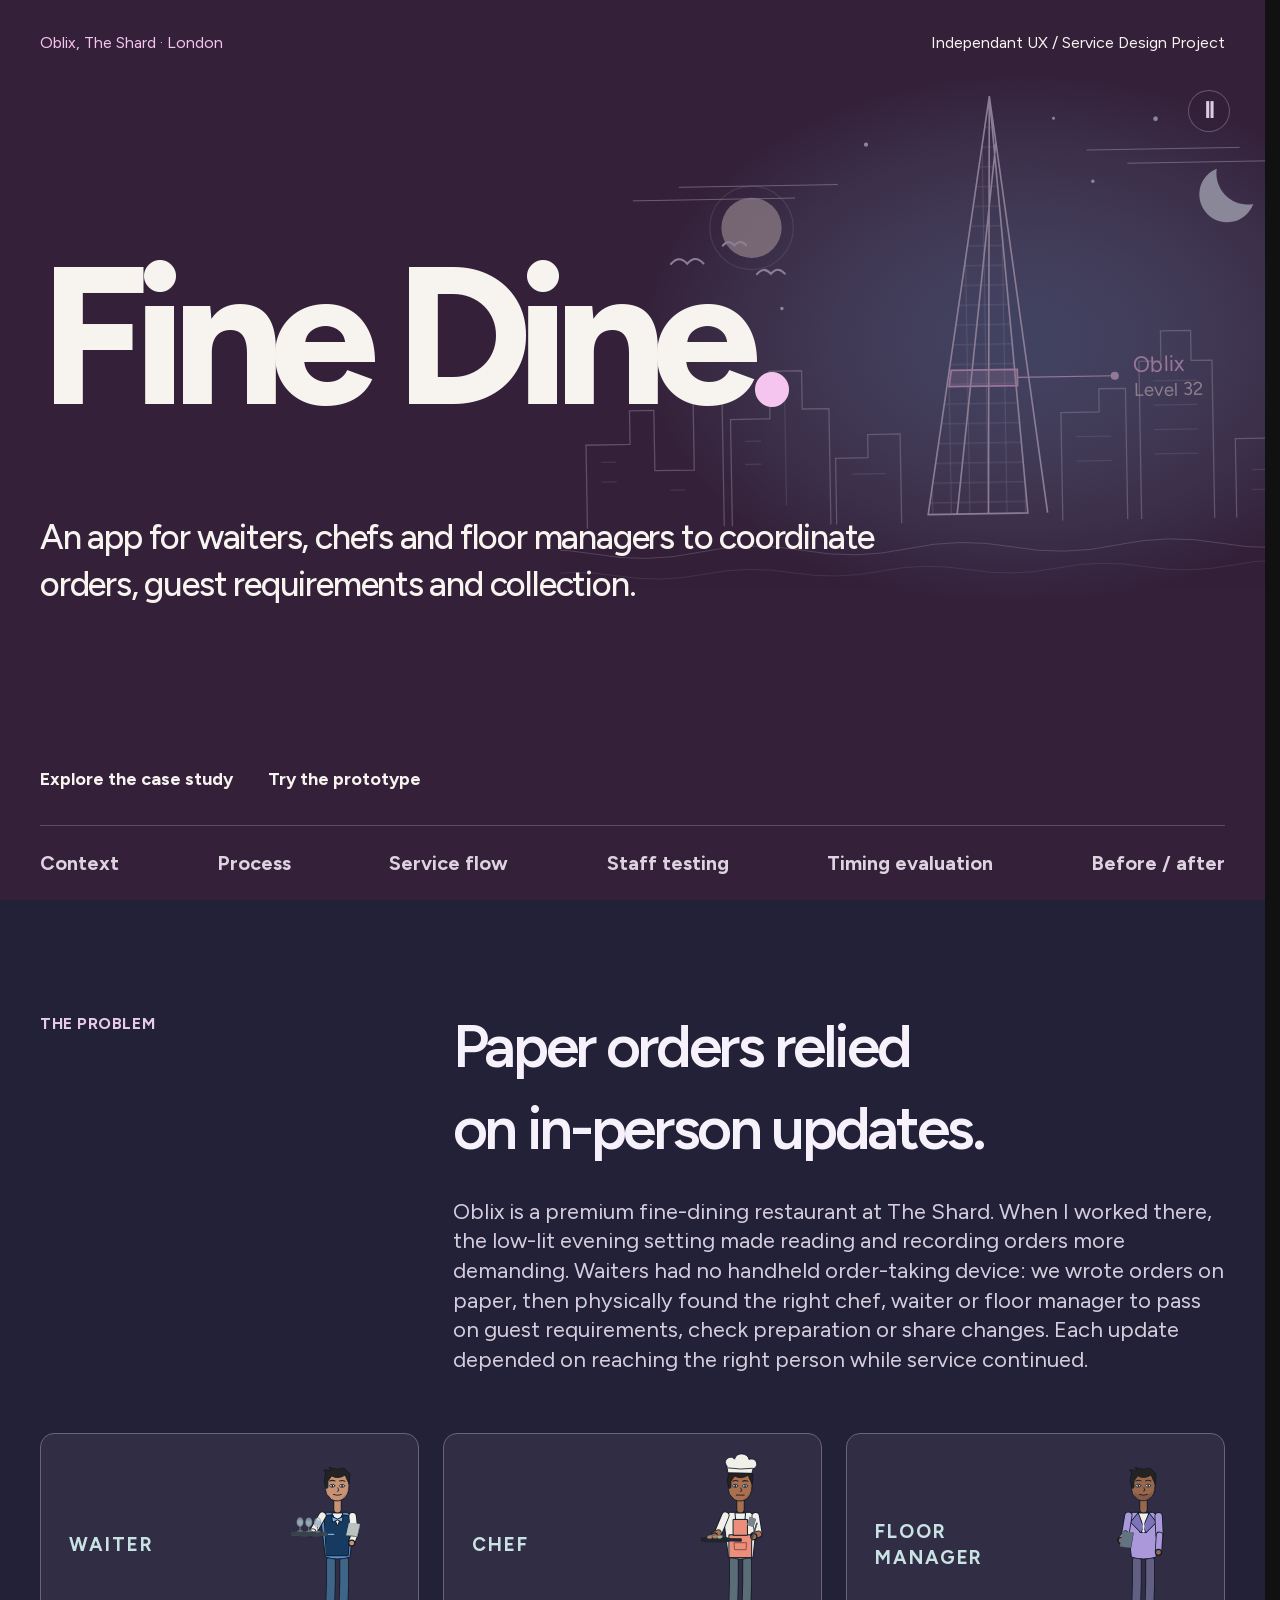
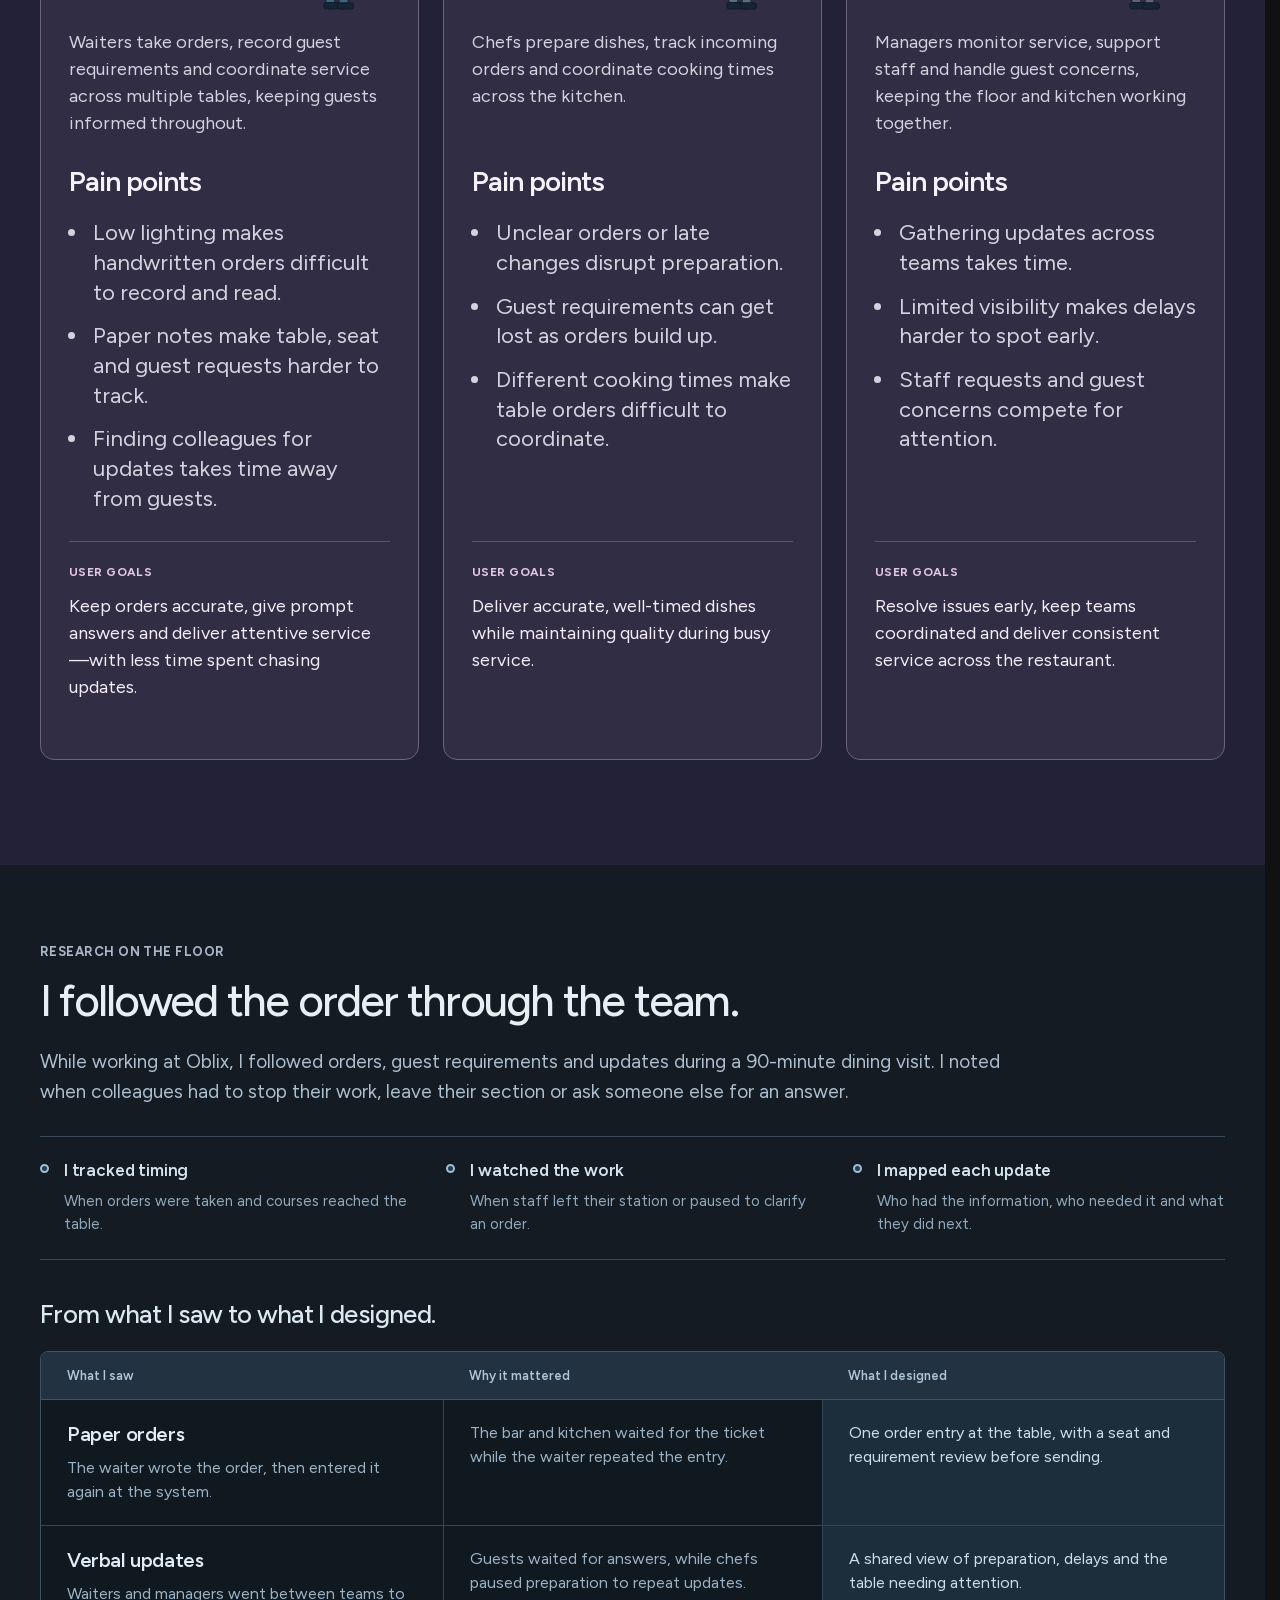
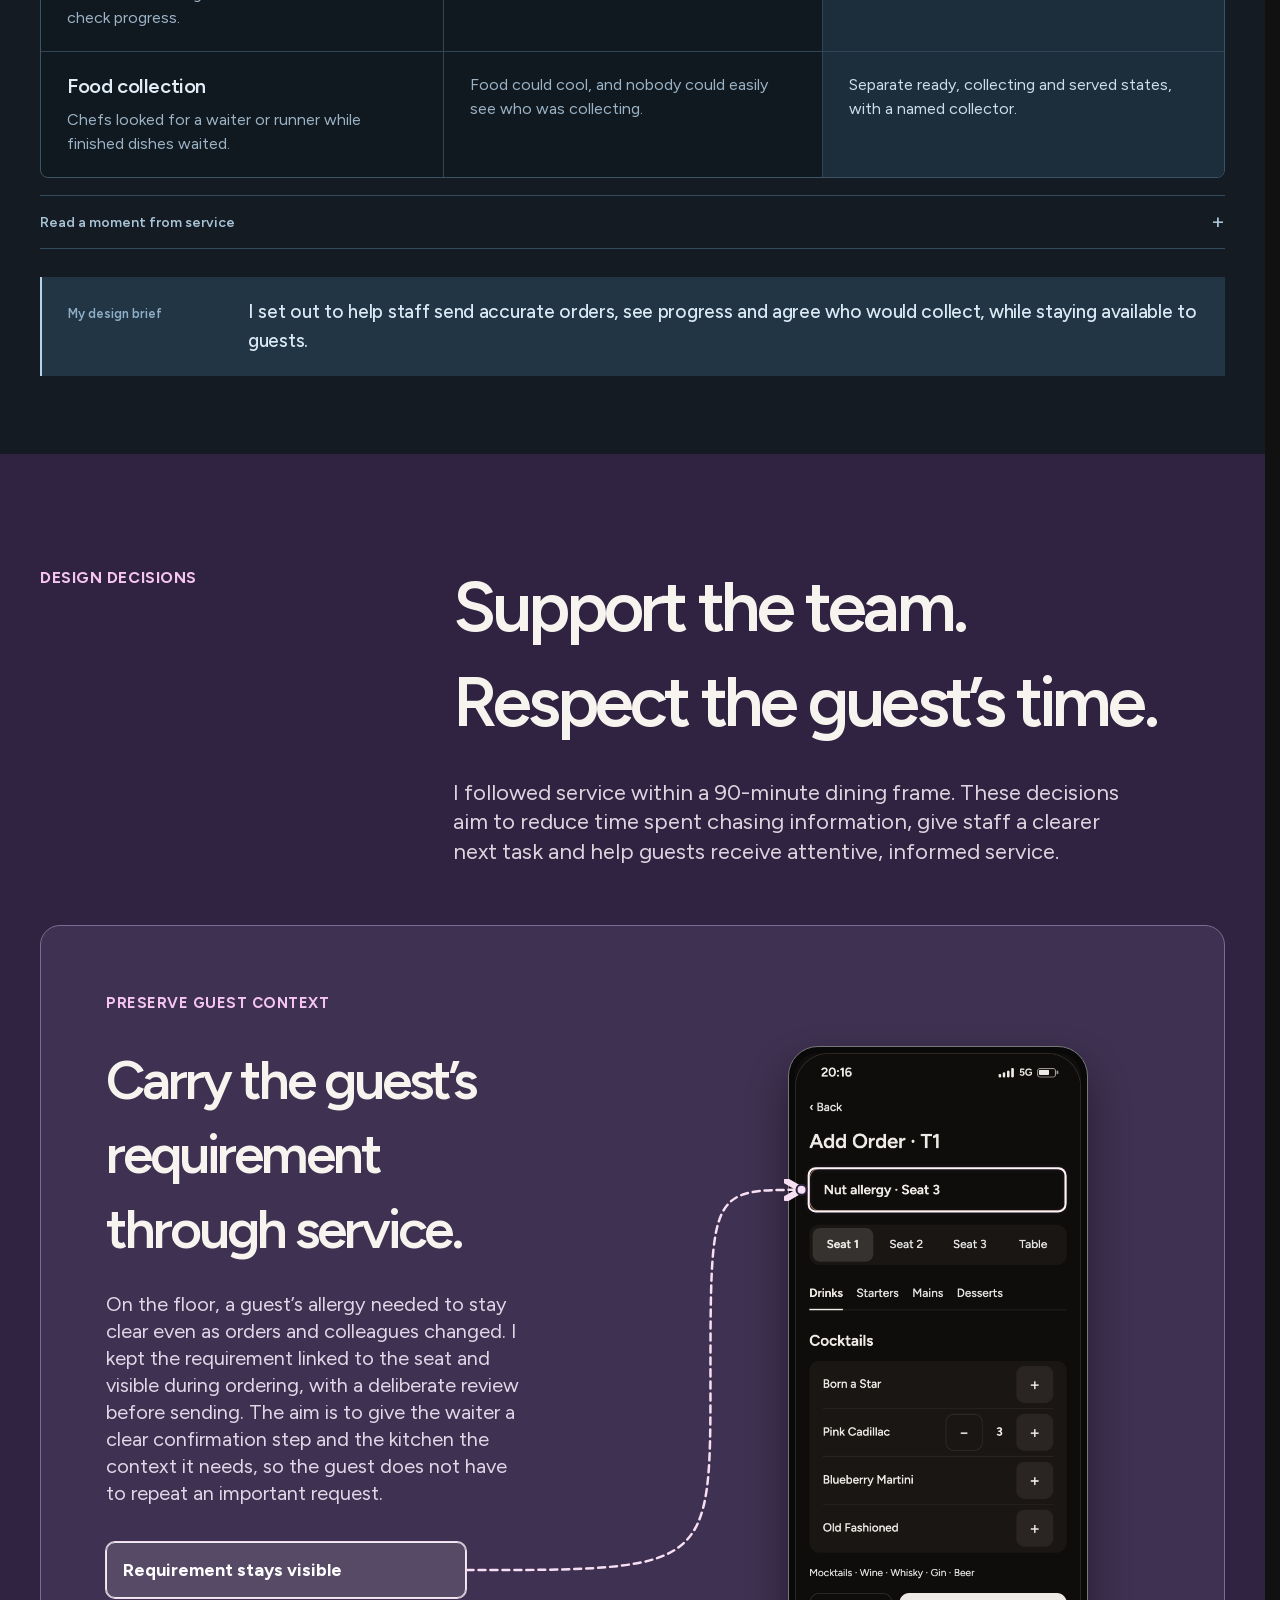
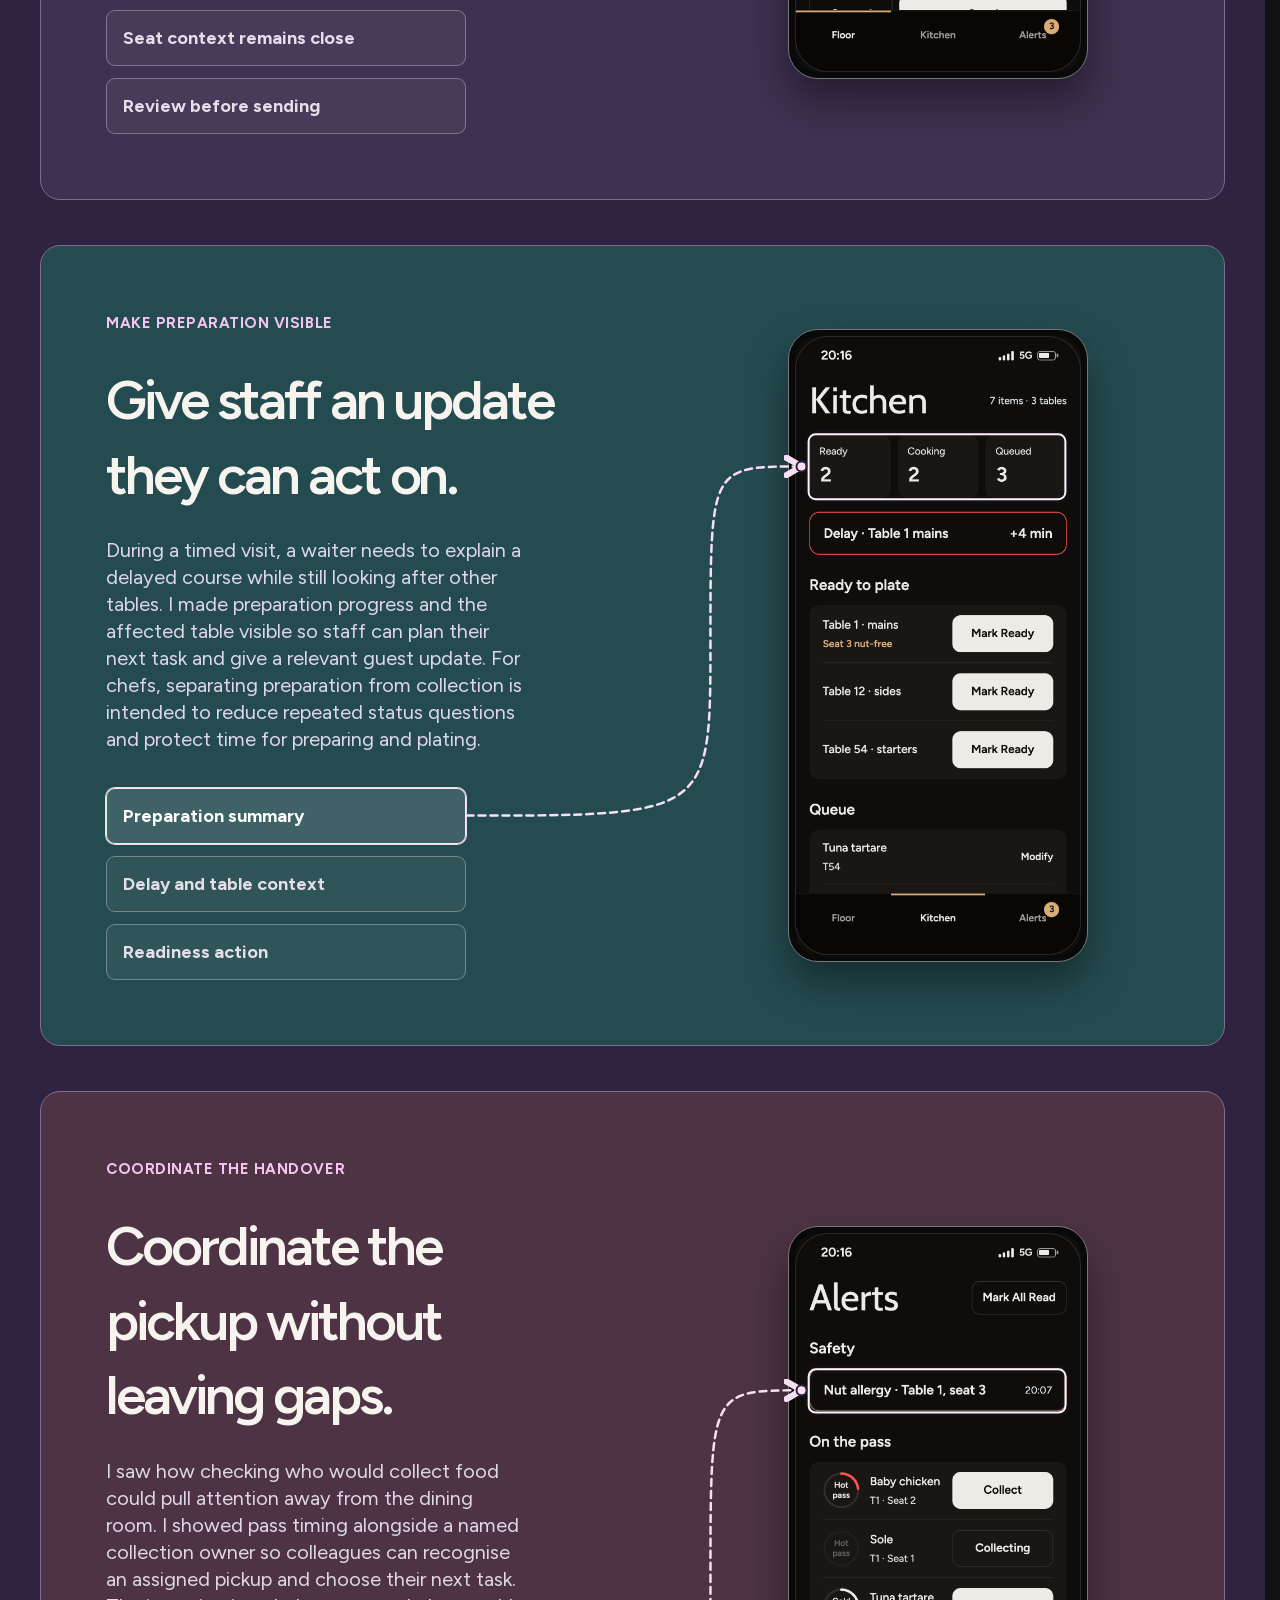
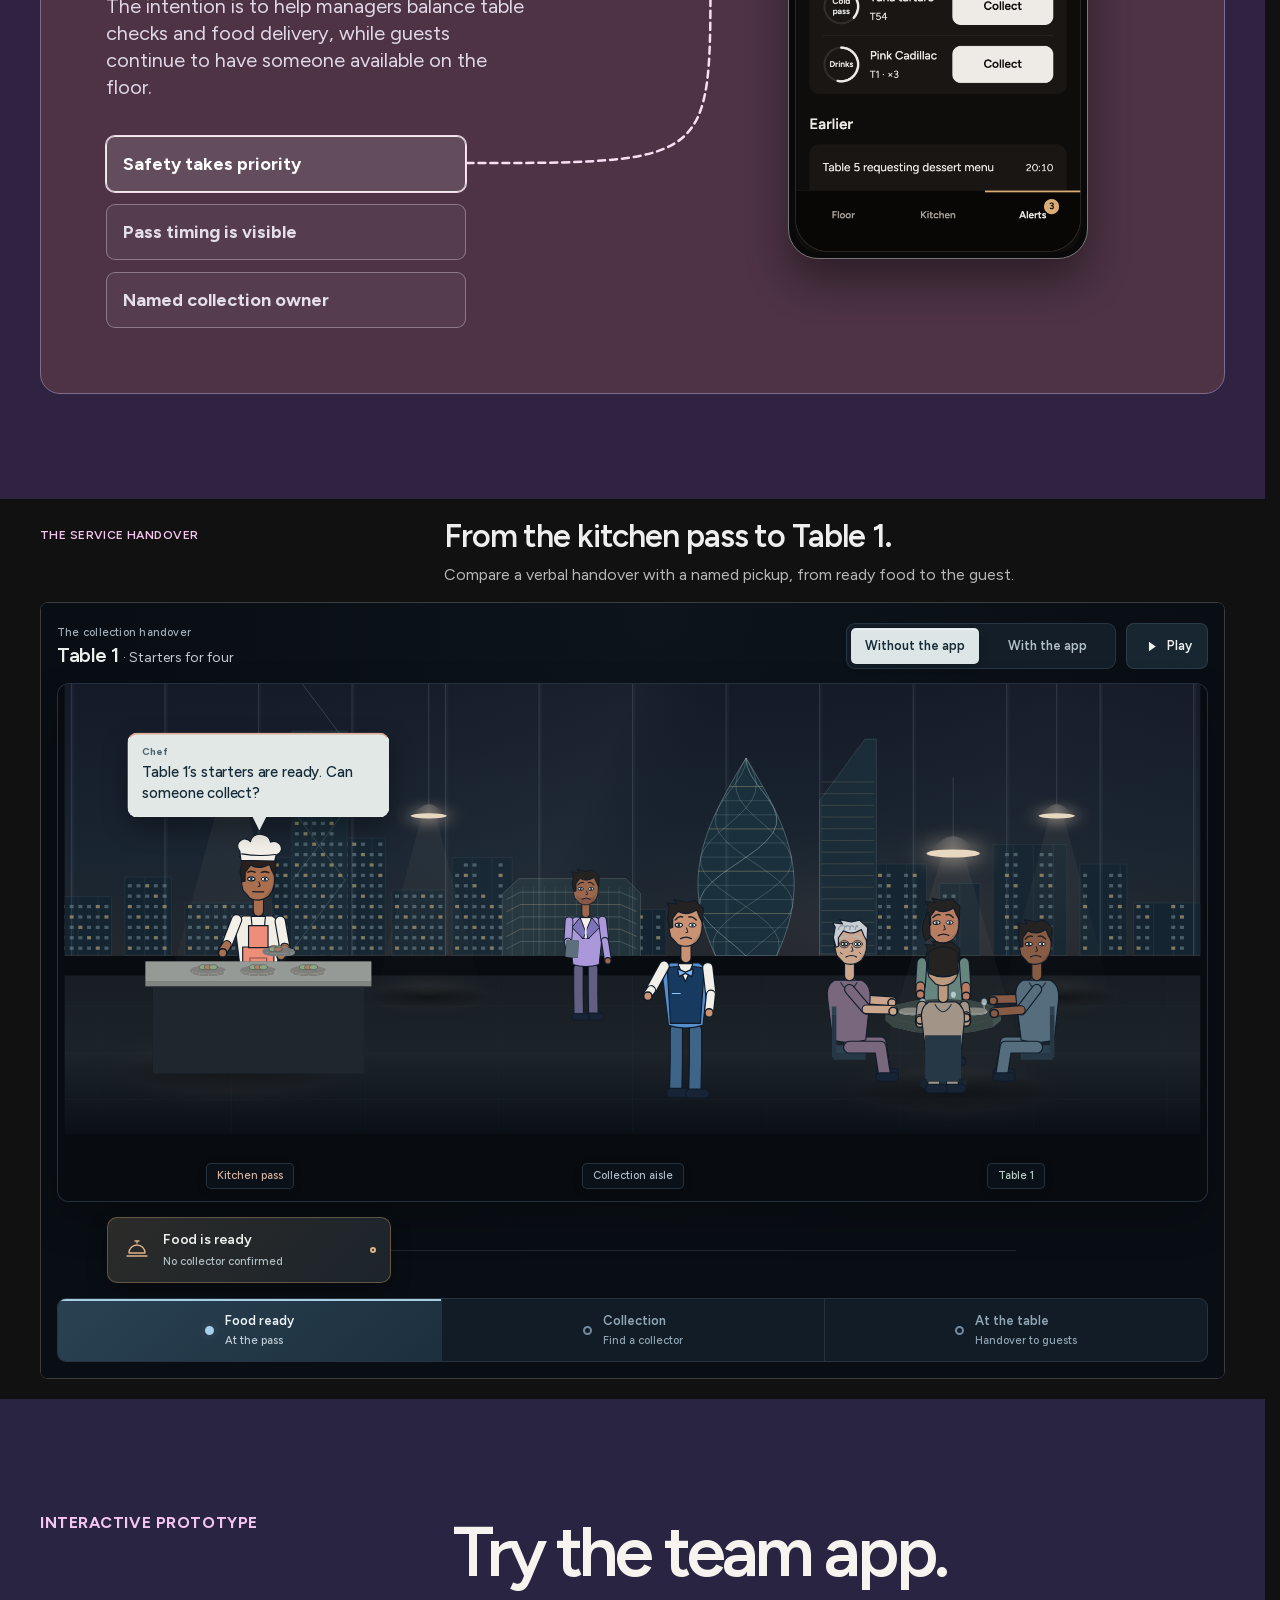
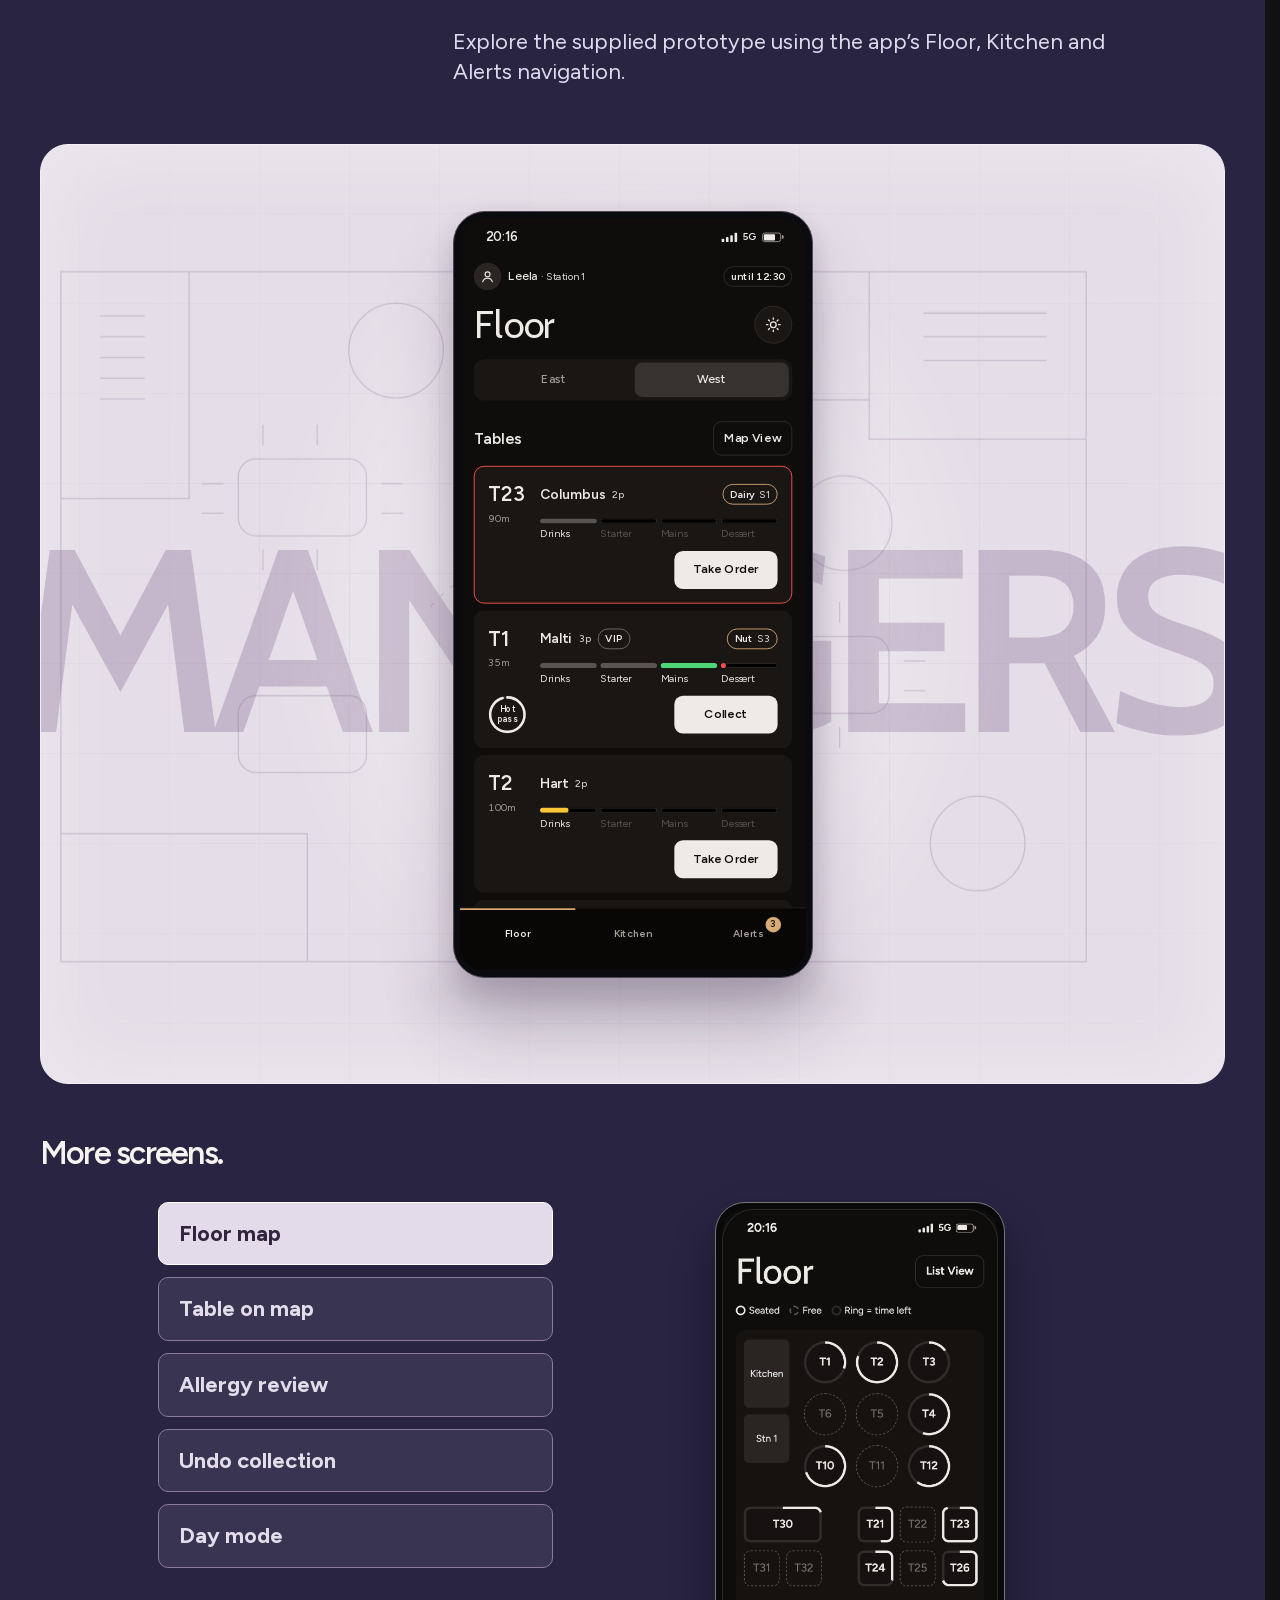
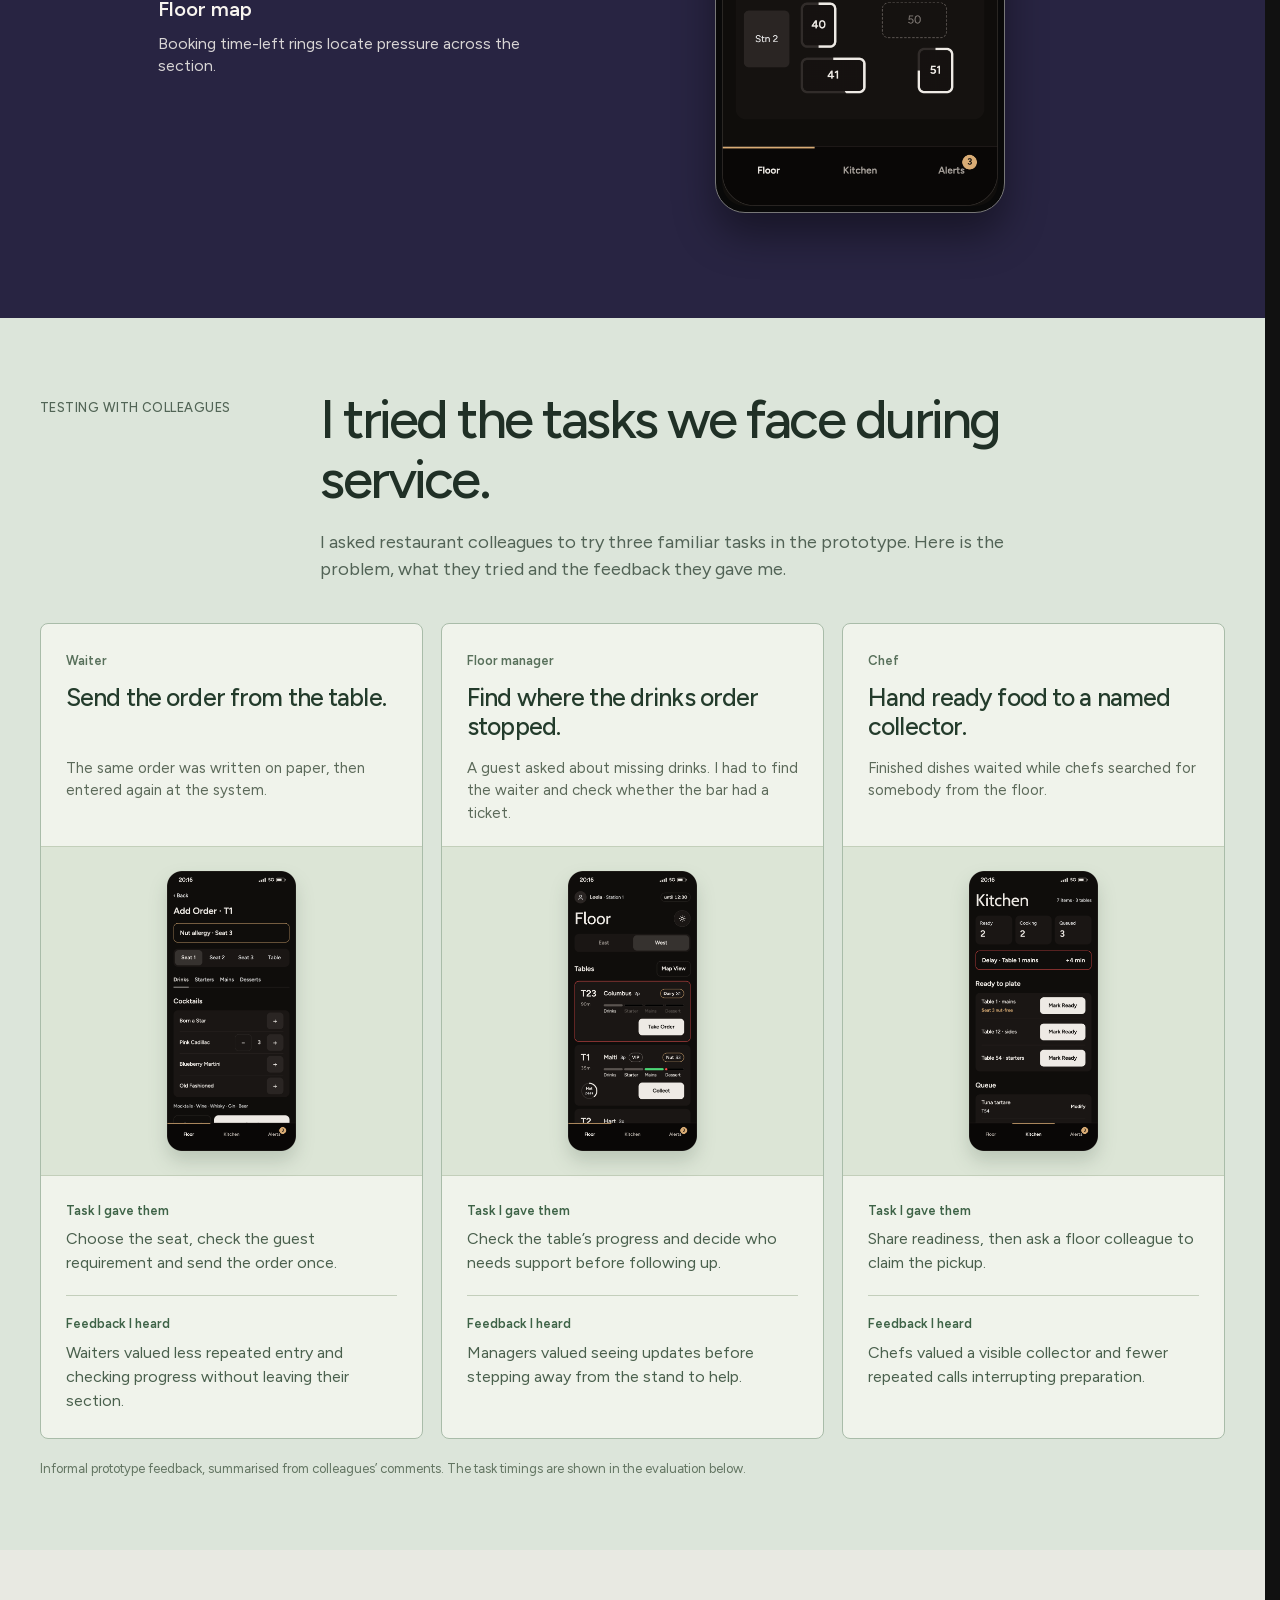
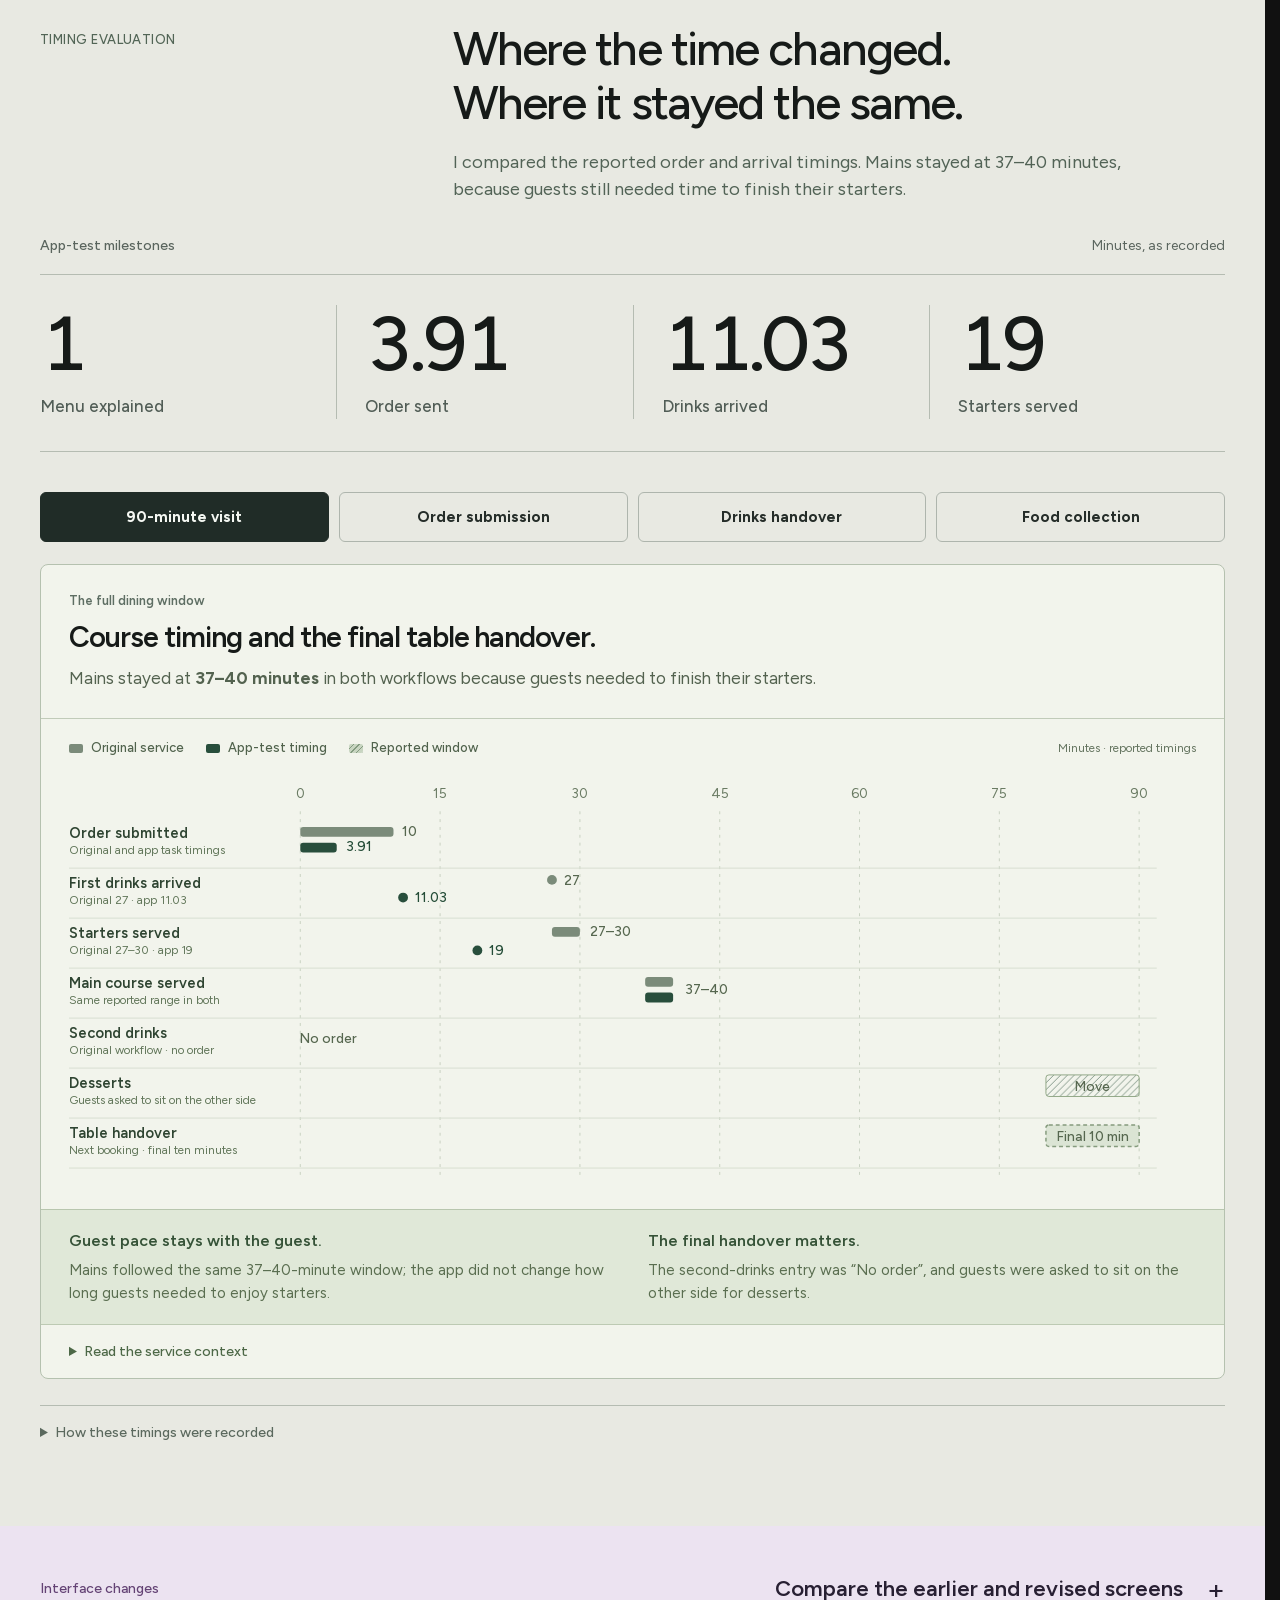
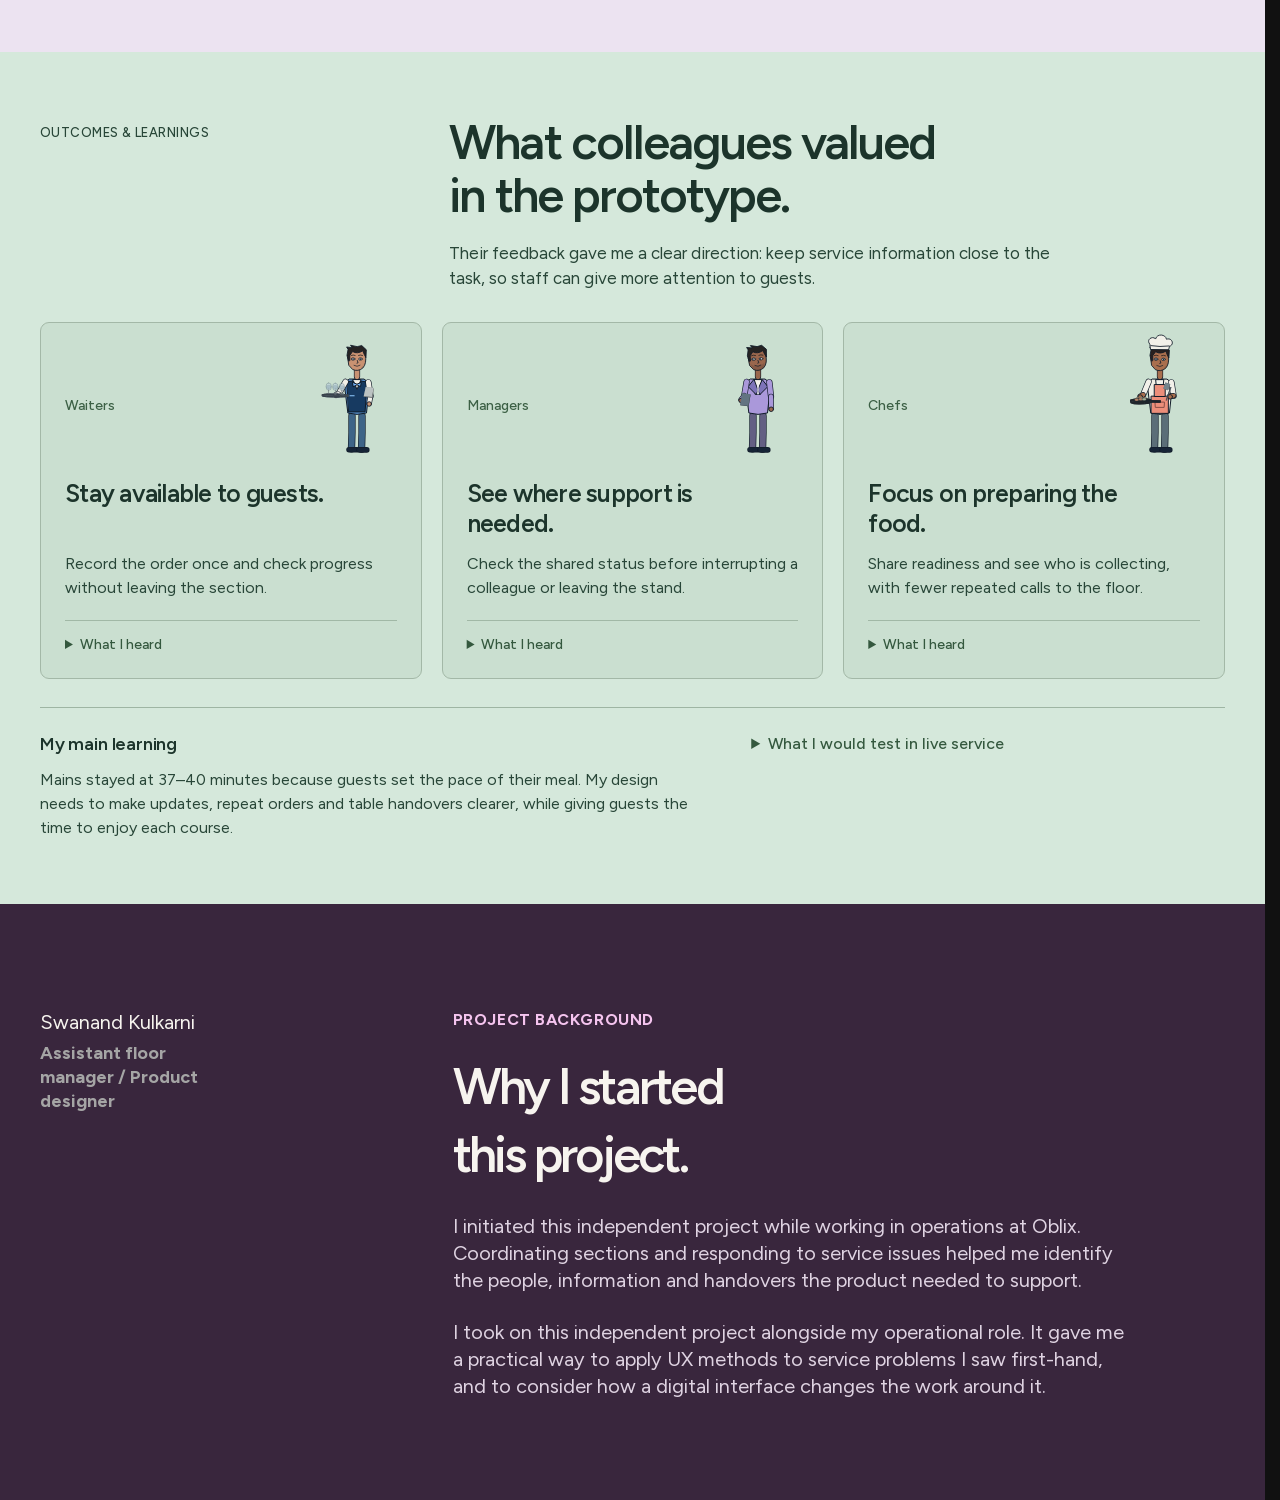
<file: index.html>
<!doctype html><html lang="en-GB"><head><meta charset="utf-8"><meta name="viewport" content="width=device-width,initial-scale=1"><meta name="theme-color" content="#101010"><meta name="description" content="Fine Dine: Swanand Kulkarni’s UX and service-design case study for restaurant team coordination, from operational observations to a working prototype."><title>Fine Dine — UX & service design · Swanand Kulkarni</title><link rel="stylesheet" href="assets/fonts.css"><link rel="stylesheet" href="component-case.css"><script src="component-case.js" defer></script><link rel="stylesheet" href="motion-system.css"><script src="motion-system.js" defer></script><link rel="stylesheet" href="evaluation-visual.css"><link rel="stylesheet" href="service-study.css"><script src="evaluation-visual.js" defer></script><link rel="stylesheet" href="role-motion.css"><script src="role-motion.js" defer></script><link rel="stylesheet" href="phone-layout.css"><script src="phone-layout.js" defer></script></head><body><a class="skip-link" href="#context">Skip to the case study</a><main id="top"><section class="case-hero" aria-labelledby="case-title"><div class="hero-setting" aria-hidden="true"><svg class="skyline-drawing" viewBox="0 0 720 560" role="img" aria-labelledby="sky-title sky-desc"><title id="sky-title">The Shard and the London skyline</title><desc id="sky-desc">The Shard remains still while clouds, birds and river move through a gradual day and night cycle. Oblix is highlighted on level 32.</desc><defs><pattern id="sky-windows" width="16" height="17" patternUnits="userSpaceOnUse"><path d="M2 0V17M0 16H16" fill="none" stroke="currentColor" stroke-width=".6"/></pattern><clipPath id="shard-clip"><path d="M318 400L377 40L404 400Z"/></clipPath><radialGradient id="scene-day-glow"><stop offset="0" stop-color="#b9cbde" stop-opacity=".48"/><stop offset="1" stop-color="#b9cbde" stop-opacity="0"/></radialGradient><radialGradient id="scene-night-glow"><stop offset="0" stop-color="#385a86" stop-opacity=".65"/><stop offset="1" stop-color="#385a86" stop-opacity="0"/></radialGradient><clipPath id="scene-river-clip"><path d="M0 415H720V480H0Z"/></clipPath></defs><ellipse class="scene-day-glow" cx="400" cy="250" rx="330" ry="230" fill="url(#scene-day-glow)"/><ellipse class="scene-night-glow" cx="400" cy="250" rx="330" ry="230" fill="url(#scene-night-glow)"/><g class="scene-sun"><circle cx="170" cy="150" r="26" fill="#e5d9d1" opacity=".7"/><circle cx="170" cy="150" r="36" fill="none" stroke="#e5d9d1" opacity=".22"/></g><g class="scene-moon"><path d="M572 106A24 24 0 1 0 603 137A27 27 0 0 1 572 106" fill="#d9e5f0"/></g><g class="scene-stars" fill="#dbe8f5"><circle cx="270" cy="80" r="1.8"/><circle cx="465" cy="115" r="1.5"/><circle cx="520" cy="62" r="2"/><circle cx="651" cy="192" r="1.5"/><circle cx="195" cy="220" r="1.5"/><circle cx="432" cy="60" r="1.3"/></g><g class="sky-clouds" fill="none" stroke="currentColor" stroke-width=".8"><path d="M68 125H208M108 114H245M460 88H592M495 100H644"/></g><g class="scene-birds" fill="none" stroke="currentColor" stroke-width="1.8" stroke-linecap="round"><path d="M100 180q7-8 14 0q7-8 14 0"/><path d="M145 165q5-6 10 0q5-6 10 0"/><path d="M174 190q6-7 12 0q6-7 12 0"/></g><g class="sky-city" fill="none" stroke="currentColor" stroke-width="1.1"><path d="M24 407V335H62V306H83V358H117V288H142V407M149 407V315H183V274H211V307H234V407M239 407V350H267V330H295V407M434 407V314H467V294H490V407M502 407V271H521V245H547V271H565V407M584 407V339H616V305H637V350H688V407"/><path d="M37 350H50M37 367H50M96 375H109M161 334H175M161 354H175M196 292V390M253 364H282M447 335H477M447 356H477M514 288H552M514 309H552M514 330H552M514 351H552M598 366H675M598 383H675" opacity=".45"/></g><g class="shard-building" fill="none" stroke="currentColor"><path d="M318 400L377 40L404 400ZM343 400L382 80L421 400M377 40L382 80M377 40L370 400" stroke-width="1.4"/><path d="M318 400L377 40L404 400Z" fill="url(#sky-windows)" stroke="none" opacity=".45"/><path d="M340 276H397V290H338Z" fill="var(--gold)" fill-opacity=".24" stroke="var(--gold)" stroke-width="1.5" class="floor-highlight"/><path d="M397 283H481" stroke="var(--gold)" stroke-width="1"/><circle cx="481" cy="283" r="3" fill="var(--gold)"/><text x="497" y="280" fill="var(--gold)" stroke="none" font-size="15">Oblix</text><text x="497" y="301" fill="var(--muted)" stroke="none" font-size="12">Level 32</text></g><g clip-path="url(#scene-river-clip)" fill="none" stroke="currentColor" stroke-width="1"><g class="scene-water"><path d="M-240 429q45-9 90 0t90 0t90 0t90 0t90 0t90 0t90 0t90 0t90 0t90 0t90 0t90 0"/><path d="M-180 448q38-7 76 0t76 0t76 0t76 0t76 0t76 0t76 0t76 0t76 0t76 0t76 0t76 0" opacity=".5"/></g></g></svg></div><button class="scene-pause" aria-label="Pause skyline animation" aria-pressed="false"><span aria-hidden="true">Ⅱ</span></button><div class="hero-top"><p>Oblix, The Shard · London</p><p>Independant UX / Service Design Project</p></div><div class="hero-title"><h1 id="case-title">Fine Dine<span class="title-period">.</span></h1><div class="hero-statement"><h2>An app for waiters, chefs and floor managers to coordinate orders, guest requirements and collection.</h2></div></div><div class="hero-bottom"><div class="hero-links"><a class="action-link" href="#context"><span>Explore the case study</span></a><a class="action-link" href="#prototype"><span>Try the prototype</span></a></div></div><nav class="chapter-index" aria-label="Case study chapters"><a href="#context">Context</a><a href="#process">Process</a><a href="#solution">Service flow</a><a href="#testing">Staff testing</a><a href="#evaluation">Timing evaluation</a><a href="#evolution">Before / after</a></nav></section><section id="context" class="section context-section"><div class="section-heading"><p class="eyebrow">The problem</p><div><h2>Paper orders relied<br>on in-person updates.</h2><p class="lead">Oblix is a premium fine-dining restaurant at The Shard. When I worked there, the low-lit evening setting made reading and recording orders more demanding. Waiters had no handheld order-taking device: we wrote orders on paper, then physically found the right chef, waiter or floor manager to pass on guest requirements, check preparation or share changes. Each update depended on reaching the right person while service continued.</p></div></div><div class="problem-grid flip-grid"><article class="problem-flip"><div class="flip-inner"><div class="flip-front" id="problem-front-0"><service-character class="role-emoji" data-role="waiter" data-type-system aria-label="Waiter performing a role-specific service task"></service-character><span class="character-role">Waiter</span><p class="role-card-intro">Waiters take orders, record guest requirements and coordinate service across multiple tables, keeping guests informed throughout.</p><h3 class="role-section-title">Pain points</h3><ul class="role-struggles role-painpoints"><li>Low lighting makes handwritten orders difficult to record and read.</li><li>Paper notes make table, seat and guest requests harder to track.</li><li>Finding colleagues for updates takes time away from guests.</li></ul><div class="insight-note">User goals<span>Keep orders accurate, give prompt answers and deliver attentive service—with less time spent chasing updates.</span></div></div></div></article><article class="problem-flip"><div class="flip-inner"><div class="flip-front role-card-detailed" id="problem-front-1"><service-character class="role-emoji" data-role="chef" data-type-system aria-label="Chef performing a role-specific service task"></service-character><span class="character-role">Chef</span><p class="role-card-intro">Chefs prepare dishes, track incoming orders and coordinate cooking times across the kitchen.</p><h3 class="role-section-title">Pain points</h3><ul class="role-struggles role-painpoints"><li>Unclear orders or late changes disrupt preparation.</li><li>Guest requirements can get lost as orders build up.</li><li>Different cooking times make table orders difficult to coordinate.</li></ul><div class="insight-note">User goals<span>Deliver accurate, well-timed dishes while maintaining quality during busy service.</span></div></div></div></article><article class="problem-flip"><div class="flip-inner"><div class="flip-front role-card-detailed" id="problem-front-2"><service-character class="role-emoji" data-role="manager" data-type-system aria-label="Manager performing a role-specific service task"></service-character><span class="character-role">Floor manager</span><p class="role-card-intro">Managers monitor service, support staff and handle guest concerns, keeping the floor and kitchen working together.</p><h3 class="role-section-title">Pain points</h3><ul class="role-struggles role-painpoints"><li>Gathering updates across teams takes time.</li><li>Limited visibility makes delays harder to spot early.</li><li>Staff requests and guest concerns compete for attention.</li></ul><div class="insight-note">User goals<span>Resolve issues early, keep teams coordinated and deliver consistent service across the restaurant.</span></div></div></div></article></div></section><section id="process" class="section process-section research-section" data-type-system aria-labelledby="research-title">
  <header class="section-heading research-heading">
    <p class="eyebrow">Research on the floor</p>
    <div><h2 id="research-title">I followed the order through the team.</h2><p class="research-intro">While working at Oblix, I followed orders, guest requirements and updates during a 90-minute dining visit. I noted when colleagues had to stop their work, leave their section or ask someone else for an answer.</p></div>
  </header>
  <div class="research-methods" aria-label="How I studied service">
    <div><span class="research-method-mark" aria-hidden="true"></span><strong>I tracked timing</strong><p>When orders were taken and courses reached the table.</p></div>
    <div><span class="research-method-mark" aria-hidden="true"></span><strong>I watched the work</strong><p>When staff left their station or paused to clarify an order.</p></div>
    <div><span class="research-method-mark" aria-hidden="true"></span><strong>I mapped each update</strong><p>Who had the information, who needed it and what they did next.</p></div>
  </div>
  <div class="research-findings">
    <h3 id="findings-title">From what I saw to what I designed.</h3>
    <table class="research-decision-table" aria-labelledby="findings-title">
      <thead><tr><th id="finding-observation" scope="col">What I saw</th><th id="finding-impact" scope="col">Why it mattered</th><th id="finding-response" scope="col">What I designed</th></tr></thead>
      <tbody>
        <tr><th scope="row" headers="finding-observation"><span class="finding-theme">Paper orders</span><p>The waiter wrote the order, then entered it again at the system.</p></th><td headers="finding-impact"><span class="finding-mobile-label" aria-hidden="true">Why it mattered</span><p>The bar and kitchen waited for the ticket while the waiter repeated the entry.</p></td><td headers="finding-response" class="finding-design"><span class="finding-mobile-label" aria-hidden="true">What I designed</span><p>One order entry at the table, with a seat and requirement review before sending.</p></td></tr>
        <tr><th scope="row" headers="finding-observation"><span class="finding-theme">Verbal updates</span><p>Waiters and managers went between teams to check progress.</p></th><td headers="finding-impact"><span class="finding-mobile-label" aria-hidden="true">Why it mattered</span><p>Guests waited for answers, while chefs paused preparation to repeat updates.</p></td><td headers="finding-response" class="finding-design"><span class="finding-mobile-label" aria-hidden="true">What I designed</span><p>A shared view of preparation, delays and the table needing attention.</p></td></tr>
        <tr><th scope="row" headers="finding-observation"><span class="finding-theme">Food collection</span><p>Chefs looked for a waiter or runner while finished dishes waited.</p></th><td headers="finding-impact"><span class="finding-mobile-label" aria-hidden="true">Why it mattered</span><p>Food could cool, and nobody could easily see who was collecting.</p></td><td headers="finding-response" class="finding-design"><span class="finding-mobile-label" aria-hidden="true">What I designed</span><p>Separate ready, collecting and served states, with a named collector.</p></td></tr>
      </tbody>
    </table>
    <details class="research-floor-note"><summary>Read a moment from service<span aria-hidden="true">+</span></summary><p>When a guest asked about missing drinks, I first had to find who took the order and whether the bar had received a ticket. Sometimes that meant asking the guest to repeat the order. That moment showed me why each update needed to reach the right person without another trip between teams.</p></details>
  </div>
  <aside class="research-brief"><span>My design brief</span><p>I set out to help staff send accurate orders, see progress and agree who would collect, while staying available to guests.</p></aside>
</section><section id="insights" class="section insights-section"><div class="section-heading"><p class="eyebrow">Design decisions</p><div><h2>Support the team.<br>Respect the guest’s time.</h2><p class="lead">I followed service within a 90-minute dining frame. These decisions aim to reduce time spent chasing information, give staff a clearer next task and help guests receive attentive, informed service.</p></div></div><div class="insight-components full-screen-insights"><article class="screen-explainer annotation-stage"><div class="screen-explainer-copy"><span class="eyebrow">Preserve guest context</span><h3>Carry the guest’s requirement through service.</h3><details class="screen-context" open><summary>Why this matters</summary><p>On the floor, a guest’s allergy needed to stay clear even as orders and colleagues changed. I kept the requirement linked to the seat and visible during ordering, with a deliberate review before sending. The aim is to give the waiter a clear confirmation step and the kitchen the context it needs, so the guest does not have to repeat an important request.</p></details><div class="screen-callouts"><button class="screen-callout" data-callout="0" aria-pressed="true">Requirement stays visible</button><button class="screen-callout" data-callout="1" aria-pressed="false">Seat context remains close</button><button class="screen-callout" data-callout="2" aria-pressed="false">Review before sending</button></div></div><div class="screen-explainer-device"><span class="phone-frame "><span class="screen-capture"><img class="latest-screen-image" src="assets/latest-screens/05-add-order.png" alt="Latest supplied order screen" loading="lazy" width="1020" height="2208"></span></span></div></article><article class="screen-explainer annotation-stage"><div class="screen-explainer-copy"><span class="eyebrow">Make preparation visible</span><h3>Give staff an update they can act on.</h3><details class="screen-context" open><summary>Why this matters</summary><p>During a timed visit, a waiter needs to explain a delayed course while still looking after other tables. I made preparation progress and the affected table visible so staff can plan their next task and give a relevant guest update. For chefs, separating preparation from collection is intended to reduce repeated status questions and protect time for preparing and plating.</p></details><div class="screen-callouts"><button class="screen-callout" data-callout="0" aria-pressed="true">Preparation summary</button><button class="screen-callout" data-callout="1" aria-pressed="false">Delay and table context</button><button class="screen-callout" data-callout="2" aria-pressed="false">Readiness action</button></div></div><div class="screen-explainer-device"><span class="phone-frame "><span class="screen-capture"><img class="latest-screen-image" src="assets/latest-screens/07-kitchen.png" alt="Latest supplied kitchen screen" loading="lazy" width="1020" height="2208"></span></span></div></article><article class="screen-explainer annotation-stage"><div class="screen-explainer-copy"><span class="eyebrow">Coordinate the handover</span><h3>Coordinate the pickup without leaving gaps.</h3><details class="screen-context" open><summary>Why this matters</summary><p>I saw how checking who would collect food could pull attention away from the dining room. I showed pass timing alongside a named collection owner so colleagues can recognise an assigned pickup and choose their next task. The intention is to help managers balance table checks and food delivery, while guests continue to have someone available on the floor.</p></details><div class="screen-callouts"><button class="screen-callout" data-callout="0" aria-pressed="true">Safety takes priority</button><button class="screen-callout" data-callout="1" aria-pressed="false">Pass timing is visible</button><button class="screen-callout" data-callout="2" aria-pressed="false">Named collection owner</button></div></div><div class="screen-explainer-device"><span class="phone-frame "><span class="screen-capture"><img class="latest-screen-image" src="assets/latest-screens/08-alerts.png" alt="Latest supplied alerts screen" loading="lazy" width="1020" height="2208"></span></span></div></article></div></section><section id="solution" class="section solution-section" data-type-system><div class="section-heading"><p class="eyebrow">The service handover</p><div><h2>From the kitchen pass to Table 1.</h2><p class="lead">Compare a verbal handover with a named pickup, from ready food to the guest.</p></div></div><div class="service-flow-shell"><iframe id="service-flow-demo" src="service-flows/index.html" title="Follow Table 1’s starters from the kitchen pass to the guests" loading="lazy"></iframe></div></section><section id="prototype" class="section prototype-section"><div class="prototype-primary-view"><div class="section-heading"><p class="eyebrow">Interactive prototype</p><div><h2>Try the team app.</h2><p class="lead">Explore the supplied prototype using the app’s Floor, Kitchen and Alerts navigation.</p></div></div><div class="prototype-workspace prototype-annotation-stage prototype-depth-stage"><div class="prototype-depth-backdrop" aria-hidden="true"><div class="prototype-depth-grid"></div><span class="prototype-depth-word depth-word-floor">MANAGERS</span><span class="prototype-depth-word depth-word-kitchen">KITCHEN</span><span class="prototype-depth-word depth-word-service">SERVICE</span><svg class="prototype-depth-plan" viewBox="0 0 1200 900" fill="none"><g stroke="currentColor" stroke-width="1.3"><path d="M80 100H1120V800H80ZM80 670H330V800M900 100V270H1120M80 330H210V100M620 100V230H900"/><path d="M120 145H165M120 166H165M120 187H165M120 208H165M120 229H165M955 142H1080M955 166H1080M955 190H1080"/><rect x="260" y="290" width="130" height="78" rx="18"/><rect x="790" y="470" width="130" height="78" rx="18"/><rect x="260" y="530" width="130" height="78" rx="18"/><circle cx="875" cy="355" r="48"/><circle cx="420" cy="180" r="48"/><circle cx="730" cy="720" r="48"/><circle cx="1010" cy="680" r="48"/><path d="M285 276V255M340 276V255M245 315H223M245 345H223M405 315H427M405 345H427M285 382V403M340 382V403M815 456V435M870 456V435M775 495H753M775 525H753M935 495H957M935 525H957M815 562V583M870 562V583"/><path d="M455 440C565 310 665 570 770 425" stroke-dasharray="5 9"/></g></svg><div class="prototype-depth-light"></div></div><div class="prototype-panel" id="prototype-panel" role="region" aria-label="Interactive Fine Dine prototype"><div class="prototype-toolbar"></div><div id="prototype-home"><div class="prototype-device" id="prototype-device"><div class="prototype-screen-viewport"><iframe id="tested-prototype" title="Fine Dine interactive prototype" src="prototype/index.html" loading="lazy"></iframe></div></div></div></div></div></div><div class="export-screen-gallery focused-screen-gallery"><div class="section-heading"><div><h3>More screens.</h3></div></div><div class="screen-gallery-layout"><div class="screen-gallery-sidebar"><div class="screen-gallery-options" role="tablist" aria-label="Additional app views"><button role="tab" id="gallery-tab-0" data-gallery="0" aria-selected="true" aria-controls="gallery-screen-panel" tabindex="0">Floor map</button><button role="tab" id="gallery-tab-1" data-gallery="1" aria-selected="false" aria-controls="gallery-screen-panel" tabindex="-1">Table on map</button><button role="tab" id="gallery-tab-2" data-gallery="2" aria-selected="false" aria-controls="gallery-screen-panel" tabindex="-1">Allergy review</button><button role="tab" id="gallery-tab-3" data-gallery="3" aria-selected="false" aria-controls="gallery-screen-panel" tabindex="-1">Undo collection</button><button role="tab" id="gallery-tab-4" data-gallery="4" aria-selected="false" aria-controls="gallery-screen-panel" tabindex="-1">Day mode</button></div><div id="gallery-screen-caption" aria-live="polite"></div></div><div id="gallery-screen-panel" role="tabpanel" aria-labelledby="gallery-tab-0"></div></div></div></section><section id="testing" class="section testing-section colleague-testing-section" data-type-system aria-labelledby="staff-testing-title"><div class="section-heading"><p class="eyebrow">Testing with colleagues</p><div><h2 id="staff-testing-title">I tried the tasks we face during service.</h2><p class="lead">I asked restaurant colleagues to try three familiar tasks in the prototype. Here is the problem, what they tried and the feedback they gave me.</p></div></div><div class="colleague-test-grid"><article class="colleague-test"><header><span>Waiter</span><h3>Send the order from the table.</h3></header><p class="test-service-problem">The same order was written on paper, then entered again at the system.</p><figure class="test-screen"><img src="assets/latest-screens/05-add-order.png" alt="Original waiter app view used in the prototype task" width="1020" height="2208" loading="lazy"></figure><div class="test-evidence"><div><h4>Task I gave them</h4><p>Choose the seat, check the guest requirement and send the order once.</p></div><div><h4>Feedback I heard</h4><p>Waiters valued less repeated entry and checking progress without leaving their section.</p></div></div></article><article class="colleague-test"><header><span>Floor manager</span><h3>Find where the drinks order stopped.</h3></header><p class="test-service-problem">A guest asked about missing drinks. I had to find the waiter and check whether the bar had a ticket.</p><figure class="test-screen"><img src="assets/latest-screens/01-floor.png" alt="Original floor manager app view used in the prototype task" width="1020" height="2208" loading="lazy"></figure><div class="test-evidence"><div><h4>Task I gave them</h4><p>Check the table’s progress and decide who needs support before following up.</p></div><div><h4>Feedback I heard</h4><p>Managers valued seeing updates before stepping away from the stand to help.</p></div></div></article><article class="colleague-test"><header><span>Chef</span><h3>Hand ready food to a named collector.</h3></header><p class="test-service-problem">Finished dishes waited while chefs searched for somebody from the floor.</p><figure class="test-screen"><img src="assets/latest-screens/07-kitchen.png" alt="Original chef app view used in the prototype task" width="1020" height="2208" loading="lazy"></figure><div class="test-evidence"><div><h4>Task I gave them</h4><p>Share readiness, then ask a floor colleague to claim the pickup.</p></div><div><h4>Feedback I heard</h4><p>Chefs valued a visible collector and fewer repeated calls interrupting preparation.</p></div></div></article></div><p class="staff-testing-context">Informal prototype feedback, summarised from colleagues’ comments. The task timings are shown in the evaluation below.</p></section><section id="evaluation" class="section evaluation-section" data-type-system aria-labelledby="timing-evaluation-title"><div class="section-heading"><p class="eyebrow">Timing evaluation</p><div><h2 id="timing-evaluation-title">Where the time changed.<br>Where it stayed the same.</h2><p class="lead">I compared the reported order and arrival timings. Mains stayed at 37–40 minutes, because guests still needed time to finish their starters.</p></div></div><div class="eval-record-heading"><span>App-test milestones</span><span>Minutes, as recorded</span></div>
<div class="eval-milestone-rail" aria-label="Recorded app-test milestones in minutes">
<div><strong data-recorded-value="1">1</strong><span>Menu explained</span></div>
<div><strong data-recorded-value="3.91">3.91</strong><span>Order sent</span></div>
<div><strong data-recorded-value="11.03">11.03</strong><span>Drinks arrived</span></div>
<div><strong data-recorded-value="19">19</strong><span>Starters served</span></div>
</div>
<div id="service-evaluation-panel"><div class="eval-problem-picker" role="group" aria-label="Service timing"><button type="button" data-eval-problem="3" aria-pressed="true">90-minute visit</button><button type="button" data-eval-problem="0" aria-pressed="false">Order submission</button><button type="button" data-eval-problem="1" aria-pressed="false">Drinks handover</button><button type="button" data-eval-problem="2" aria-pressed="false">Food collection</button></div><div id="eval-journey" aria-live="polite"></div></div><details class="eval-timing-note"><summary>How these timings were recorded</summary><p>The original order workflow took 3 minutes on paper and 7 minutes confirming and re-entering, from my service recollection. App-test figures were 1 minute for the menu, 3.91 for submission, 11.03 for drinks and 19 for starters. These are decimal minutes as supplied. Mains were reported at 37–40 minutes in both workflows. In the original workflow, first drinks arrived at 27 minutes and starters at 27–30 minutes. The second-drinks entry is “No order”. Guests were asked to sit on the other side for desserts in the final ten minutes, as the table had another booking. The original timing notes, sample size and common starting point are unavailable, so I have not calculated a percentage improvement. The drink and starter figures are arrival milestones, not preparation or pass-wait durations.</p></details>
</section><section id="evolution" class="section evolution-section compact-evolution"><details class="evolution-disclosure"><summary><span>Interface changes</span><strong>Compare the earlier and revised screens</strong></summary><div class="evolution-content"><div class="comparison-viewer" id="comparison-viewer" role="tabpanel" aria-labelledby="compare-tab-0"><div class="comparison-copy"><div class="comparison-picker" role="tablist" aria-label="Choose a screen comparison"><button role="tab" id="compare-tab-0" data-compare="0" aria-selected="true" aria-controls="comparison-viewer">Table and order</button><button role="tab" id="compare-tab-1" data-compare="1" aria-selected="false" aria-controls="comparison-viewer" tabindex="-1">Kitchen</button></div><p id="comparison-reason" class="comparison-reason"></p><div class="comparison-mode-controls"><button data-compare-mode="100">Show before</button><button data-compare-mode="0">Show after</button></div></div><div class="screen-reveal" style="--compare-pct:50%"><img id="comparison-before" src="assets/original-order-transparent.png" alt="Earlier table and order design" width="360" height="760" loading="lazy"><div class="comparison-after-layer"><img id="comparison-after" src="assets/latest-screens/04-table-detail.png" alt="Latest table detail design" width="1020" height="2208" loading="lazy"></div></div></div></div></details></section><section id="outcomes" class="section outcomes-section" data-type-system>
<div class="section-heading"><p class="eyebrow">Outcomes &amp; learnings</p><div><h2>What colleagues valued<br>in the prototype.</h2><p class="lead">Their feedback gave me a clear direction: keep service information close to the task, so staff can give more attention to guests.</p></div></div>
<div class="outcome-grid">
<article><span>Waiters</span><service-character class="outcome-role-image" data-role="waiter" data-type-system motion="handover" aria-label="Waiter after completing a service task"></service-character><h3>Stay available to guests.</h3><p class="outcome-short">Record the order once and check progress without leaving the section.</p><details class="outcome-staff-detail"><summary>What I heard</summary><p>Waiters valued less reliance on memory and repeated entry, with more confidence when answering guests or passing on changes.</p></details></article>
<article><span>Managers</span><service-character class="outcome-role-image" data-role="manager" data-type-system motion="handover" aria-label="Manager after completing a service task"></service-character><h3>See where support is needed.</h3><p class="outcome-short">Check the shared status before interrupting a colleague or leaving the stand.</p><details class="outcome-staff-detail"><summary>What I heard</summary><p>Managers valued an overview of open work so they could support the right table or colleague while organising the rest of the shift.</p></details></article>
<article><span>Chefs</span><service-character class="outcome-role-image" data-role="chef" data-type-system motion="handover" aria-label="Chef after completing a service task"></service-character><h3>Focus on preparing the food.</h3><p class="outcome-short">Share readiness and see who is collecting, with fewer repeated calls to the floor.</p><details class="outcome-staff-detail"><summary>What I heard</summary><p>Chefs valued clearer requirements and collection ownership, giving them more attention for preparation, plating and handing work over.</p></details></article>
</div>
<div class="outcome-conclusion"><div><h3>My main learning</h3><p>Mains stayed at 37–40 minutes because guests set the pace of their meal. My design needs to make updates, repeat orders and table handovers clearer, while giving guests the time to enjoy each course.</p></div><details><summary>What I would test in live service</summary><p>Compare both workflows across a 90-minute visit, using the same start and finish for each task. Measure order submission, collection waits and repeated checks alongside guest contact and staff workload.</p></details></div>
</section><section id="perspective" class="section perspective-section"><div class="author-row"><div><strong>Swanand Kulkarni</strong><span>Assistant floor manager / Product designer</span></div></div><div><p class="eyebrow">Project background</p><h2>Why I started<br>this project.</h2><p>I initiated this independent project while working in operations at Oblix. Coordinating sections and responding to service issues helped me identify the people, information and handovers the product needed to support.</p><p>I took on this independent project alongside my operational role. It gave me a practical way to apply UX methods to service problems I saw first-hand, and to consider how a digital interface changes the work around it.</p></div></section></main><dialog id="prototype-dialog" aria-label="Expanded Fine Dine prototype"><div class="dialog-toolbar"><span>Fine Dine / Interactive prototype</span><button id="close-prototype" class="component-action">Close prototype</button></div><div id="prototype-dialog-mount"></div></dialog><div id="case-feedback" class="case-feedback" role="status" aria-live="polite"></div><noscript><p class="noscript-note">Enable JavaScript to use the component demonstrations. The project content and standalone prototype remain available.</p></noscript><svg class="media-filter-defs" aria-hidden="true" width="0" height="0"><defs><filter id="service-ink-sketch" x="0" y="0" width="100%" height="100%" color-interpolation-filters="sRGB"><feColorMatrix type="saturate" values="0" result="grey"/><feGaussianBlur in="grey" stdDeviation=".5" result="soft"/><feConvolveMatrix in="soft" order="3" kernelMatrix="0 -1 0 -1 4 -1 0 -1 0" divisor="1" bias="0" preserveAlpha="true" result="edges"/><feComponentTransfer in="edges" result="ink"><feFuncR type="linear" slope="-2.5" intercept="1"/><feFuncG type="linear" slope="-2.5" intercept="1"/><feFuncB type="linear" slope="-2.5" intercept="1"/></feComponentTransfer><feComponentTransfer in="grey" result="paper"><feFuncR type="linear" slope=".32" intercept=".68"/><feFuncG type="linear" slope=".32" intercept=".68"/><feFuncB type="linear" slope=".32" intercept=".68"/></feComponentTransfer><feBlend in="ink" in2="paper" mode="multiply"/></filter></defs></svg></body></html>
</file>
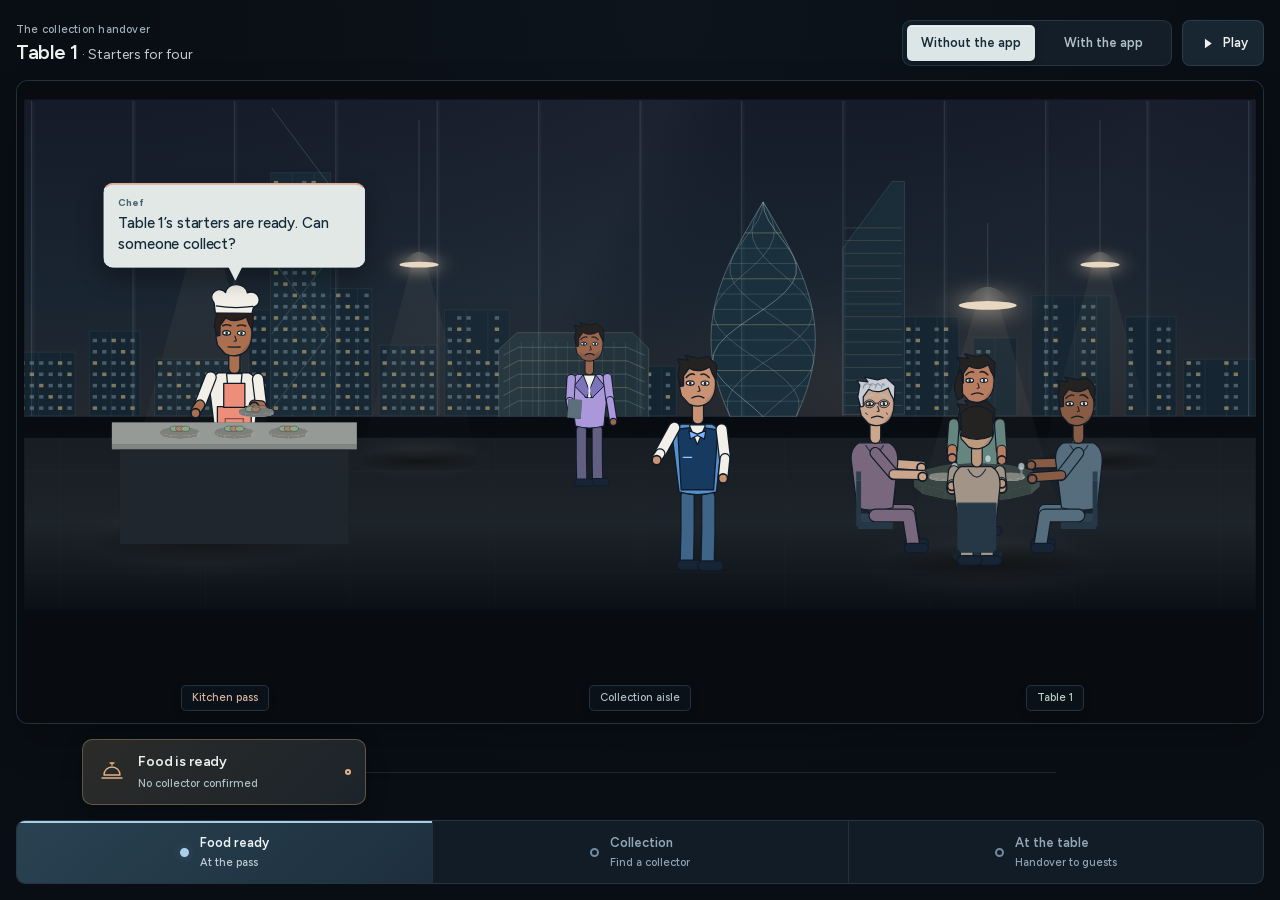
<file: service-flows/index.html>
<!doctype html>
<html lang="en-GB">
<head>
<meta charset="utf-8">
<meta name="viewport" content="width=device-width,initial-scale=1">
<title>Fine Dine — From the pass to the guest</title>
<link rel="stylesheet" href="../assets/fonts.css">
<link rel="stylesheet" href="handover.css">
<script src="../role-motion.js" defer></script>
<script src="handover.js" defer></script>
</head>
<body>
<main id="floor-story" class="handover-story" data-mode="without" data-step="0">
 <header class="story-header">
  <div class="story-title"><span class="story-kicker">The collection handover</span><h1>Table 1 <span>· Starters for four</span></h1></div>
  <div class="story-switches">
   <div class="workflow-switch" role="group" aria-label="Compare the service workflows"><button type="button" data-workflow="without" aria-pressed="true">Without the app</button><button type="button" data-workflow="with" aria-pressed="false">With the app</button></div>
   <button type="button" id="play-story" aria-pressed="false" aria-label="Play the handover"><svg viewBox="0 0 20 20" aria-hidden="true"><path class="play-glyph" d="M7 4.5 15 10 7 15.5Z"/><path class="pause-glyph" d="M6 5V15M13 5V15"/></svg><span>Play</span></button>
  </div>
 </header>
 <figure class="handover-room" aria-label="Follow the same characters from food readiness to collection and service">
  <handover-spotlight id="floor-stage"></handover-spotlight>
  <div class="room-locations" aria-hidden="true"><span>Kitchen pass</span><span>Collection aisle</span><span>Table 1</span></div>
  <span class="focused-location" aria-hidden="true">Kitchen pass</span>
 </figure>
 <div class="handover-track" aria-live="polite" aria-atomic="true">
  <div class="handover-ticket" data-gap="true"><span class="ticket-icon" aria-hidden="true"><svg viewBox="0 0 28 28"><path d="M4 20h20M6 17a8 8 0 0 1 16 0ZM14 7V5M12 5h4"/></svg></span><div><strong id="handover-state">Food is ready</strong><span id="handover-owner">No collector confirmed</span></div><span class="ticket-dot" aria-hidden="true"></span></div>
 </div>
 <nav class="handover-chapters" aria-label="Choose a step in the handover">
  <button type="button" data-step="0" aria-current="step"><span class="step-dot" aria-hidden="true"></span><span><strong>Food ready</strong><small>At the pass</small></span></button>
  <button type="button" data-step="1"><span class="step-dot" aria-hidden="true"></span><span><strong>Collection</strong><small id="collection-label">Find a collector</small></span></button>
  <button type="button" data-step="2"><span class="step-dot" aria-hidden="true"></span><span><strong>At the table</strong><small>Handover to guests</small></span></button>
 </nav>
</main>
</body>
</html>
</file>
<file: assets/fonts.css>
@font-face {
  font-family: 'Cabin';
  font-style: normal;
  font-weight: 400;
  font-stretch: normal;
  font-display: swap;
  src: url(cabin-0.woff2) format('truetype');
}
@font-face {
  font-family: 'Cabin';
  font-style: normal;
  font-weight: 500;
  font-stretch: normal;
  font-display: swap;
  src: url(cabin-1.woff2) format('truetype');
}
@font-face {
  font-family: 'Cabin';
  font-style: normal;
  font-weight: 600;
  font-stretch: normal;
  font-display: swap;
  src: url(cabin-2.woff2) format('truetype');
}
@font-face {
  font-family: 'Cabin';
  font-style: normal;
  font-weight: 700;
  font-stretch: normal;
  font-display: swap;
  src: url(cabin-3.woff2) format('truetype');
}

@font-face{font-family:Figtree;font-style:normal;font-weight:400 800;font-display:swap;src:url(figtree-latin.woff2) format("woff2");}
</file>
<file: component-case.css>
:root{--bg:#111111;--ink:#ececec;--muted:#adadad;--dim:#888888;--line:#ffffff26;--gold:#b2b2b2;--plum:#1c1c1c;--teal:#282828;--forest:#2b2b2b;--ease:cubic-bezier(.16,1,.3,1);color-scheme:dark;scroll-behavior:smooth;scroll-padding-top:28px;scrollbar-gutter:stable}*{box-sizing:border-box}body{margin:0;background:var(--bg);color:var(--ink);font-family:Figtree,Arial,sans-serif;font-size:16px;line-height:1.5;-webkit-font-smoothing:antialiased}h1,h2,h3,h4,p,figure,dl,dd{margin:0}h1,h2,h3,h4{font-weight:600;line-height:1.03;letter-spacing:-.055em}h2{font-size:clamp(42px,5.2vw,78px)}h3{font-size:30px}a{color:inherit;text-decoration:none}button,input{font:inherit}button{cursor:pointer;color:inherit}button,a{-webkit-tap-highlight-color:transparent}button:focus-visible,a:focus-visible,input:focus-visible,summary:focus-visible,[tabindex]:focus-visible{outline:2px solid var(--gold);outline-offset:5px}svg,img,iframe{display:block;max-width:100%}::selection{background:var(--gold);color:#111111}.sr-only{position:absolute;width:1px;height:1px;padding:0;margin:-1px;overflow:hidden;clip:rect(0,0,0,0);white-space:nowrap;border:0}.skip-link{position:fixed;left:20px;top:16px;transform:translateY(-200%);background:var(--gold);color:#111111;padding:12px;z-index:100}.skip-link:focus{transform:none}.section{padding:105px max(40px,calc((100vw - 1440px)/2));position:relative}.eyebrow{font-size:12px;line-height:1.4;letter-spacing:.035em;text-transform:uppercase;color:var(--gold)}.section-heading{display:grid;grid-template-columns:1fr 2.1fr;gap:45px;align-items:start;margin-bottom:58px}.section-heading>.eyebrow{max-width:230px;padding-top:8px}.section-heading h2{max-width:980px}.lead{font-size:18px;line-height:1.5;color:var(--muted);max-width:670px;margin-top:28px}.action-link{display:inline-flex;align-items:center;gap:16px;font-size:14px;min-height:52px;position:relative}.action-orb{height:40px;width:40px;border:1px solid #b2b2b270;border-radius:50%;display:grid;place-items:center;font-size:11px;color:var(--gold);transition:background .5s,color .5s,transform .6s var(--ease)}.action-link:hover .action-orb{background:var(--gold);color:#111111;transform:scale(1.1)}.text-control{background:none;border:0;font-size:12px;min-height:40px;padding:8px 13px;color:var(--gold);border-radius:20px;transition:background .4s,color .4s}.text-control:hover{background:#b2b2b21c}.component-action{background:var(--gold);border:0;color:#111111;border-radius:30px;padding:13px 21px;min-height:45px;font-size:13px;transition:transform .5s var(--ease),background .4s}.component-action:hover{background:#cacaca;transform:translateY(-2px)}
/* A bold opening with a restrained outline setting and real product components. */
.case-hero{padding:32px 40px 0;background:var(--plum);position:relative;overflow:hidden;isolation:isolate;min-height:940px}.hero-top{display:flex;justify-content:space-between;gap:25px;font-size:12px;color:#b8b8b8;position:relative;z-index:2}.hero-top p:first-child{color:var(--gold)}.hero-setting{position:absolute;inset:20px -5% auto auto;width:66%;pointer-events:none;z-index:-1;color:#b2b2b255;transform:rotate(-1deg);opacity:.7}.skyline-drawing{width:100%;height:100%;max-width:none}.sky-city{opacity:.5}.sky-clouds{opacity:.5;animation:cloud-drift 18s ease-in-out infinite alternate}.river-line{stroke-dasharray:400 40;animation:river-drift 20s linear infinite}.floor-highlight{animation:floor-pulse 5s ease-in-out infinite}.hero-title{margin-top:65px;position:relative;z-index:1}.hero-title h1{font-size:clamp(100px,15vw,230px);line-height:.9;font-weight:750;letter-spacing:-.075em;max-width:1100px}.title-period{color:var(--gold)}.hero-statement{display:grid;grid-template-columns:1.1fr 1fr;gap:70px;margin-top:50px;align-items:end;max-width:1150px}.hero-statement h2{font-size:clamp(35px,4.1vw,60px);font-weight:500;line-height:1.08;letter-spacing:-.045em}.hero-statement p{max-width:400px;font-size:17px;line-height:1.5;color:#c1c1c1}.hero-bottom{display:grid;grid-template-columns:1fr 1.4fr;gap:80px;align-items:center;margin-block:50px 65px}.hero-links{display:flex;flex-direction:column;align-items:start;gap:22px}.hero-product{display:flex;gap:20px;align-items:center;perspective:1300px;max-width:680px;justify-self:end;width:100%}.hero-card{min-width:0;flex:1;transform:rotateY(-8deg) rotateX(3deg);animation:product-breathe 12s ease-in-out infinite alternate}.hero-card-pass{transform:translateY(25px) rotateY(-8deg) rotateX(3deg);animation-delay:-5s}.component-label{display:block;font-size:11px;line-height:1.3;color:var(--muted);margin-bottom:13px}.chapter-index{display:flex;justify-content:space-between;gap:30px;padding-block:22px;border-top:1px solid #ffffff32;font-size:12px;color:#b8b8b8;position:relative;z-index:2}.chapter-index a{min-height:30px;display:flex;align-items:center;transition:color .3s}.chapter-index a:hover{color:var(--gold)}
/* Shared product component system, derived from the supplied app. */
fd-table-card,fd-seat-context,fd-kitchen-ticket,fd-pass-item{display:block;width:100%;min-width:0}.product-ui{font-family:Figtree,Arial,sans-serif;background:#131313;color:#ebebeb;border:1px solid #525252;border-radius:18px;padding:23px;box-shadow:0 18px 45px #00000022;text-align:left;line-height:1.35;font-size:14px;letter-spacing:0}.fd-table-top{display:flex;align-items:start;gap:16px}.fd-table-top>strong{font-size:28px;font-weight:500;line-height:1}.fd-table-top>div{flex:1;min-width:0;display:flex;flex-direction:column;gap:7px}.fd-table-top b{font-size:18px;font-weight:500}.fd-table-top>div>span{font-size:12px;color:#b6b6b6}.fd-table-top i{font-style:normal;font-size:10px;padding:1px 4px;border:1px solid #9c9c9c;border-radius:3px;margin-left:6px;color:#e8e8e8}.fd-booking{font-size:16px;color:#bebebe;text-align:right;font-variant-numeric:tabular-nums}.fd-booking small{font-size:10px;display:block;margin-top:4px}.fd-requirement{display:flex;justify-content:space-between;align-items:center;gap:12px;border:1.5px solid var(--gold);border-radius:8px;padding:10px 12px;margin-top:22px;font-size:12px}.fd-requirement b{font-weight:500}.fd-requirement>span{color:#bbbbbb;font-size:11px}.fd-course-state{display:flex;justify-content:space-between;gap:15px;margin-top:22px;font-size:12px;color:#bfbfbf}.fd-course-state strong{font-weight:500;color:var(--ink)}.fd-course-bars{display:flex;gap:5px;margin-top:10px}.fd-course-bars i{height:5px;flex:1;background:#8b8b8b;border-radius:5px;transition:background .5s}.fd-course-bars i:last-child{background:#959595}.fd-course-bars i.is-ready{background:#8b8b8b}.fd-table-next{margin-top:20px;padding-top:17px;border-top:1px solid #ffffff20}.fd-table-next>span{display:block;font-size:13px}.fd-table-next small{color:#a3a3a3;display:block;margin-top:5px;font-size:11px}.fd-view-heading{display:flex;flex-direction:column;gap:8px}.fd-view-heading>span{font-size:11px;color:#acacac}.fd-view-heading>strong{font-family:Cabin,Figtree,sans-serif;font-size:24px;line-height:1.1;font-weight:400;letter-spacing:-.02em}.fd-collector{display:flex;gap:12px;align-items:center;margin-top:24px}.fd-staff-avatar{display:grid;place-items:center;background:#2c2c2c;border:1px solid #676767;color:var(--gold);width:35px;height:35px;border-radius:50%;font-size:13px;flex:none}.fd-collector>div{min-width:0}.fd-collector strong{font-size:13px;font-weight:500;display:block}.fd-collector small{display:block;font-size:11px;color:#a9a9a9;margin-top:5px;line-height:1.4}.fd-state-path{display:flex;justify-content:space-between;gap:12px;margin-top:24px;font-size:10px;color:#868686}.fd-state-path>span{border-top:2px solid #3b3b3b;padding-top:8px;flex:1}.fd-state-path>span.active{border-color:var(--gold);color:var(--gold)}.fd-primary{width:100%;min-height:44px;border:0;border-radius:10px;background:#e4e4e4;color:#131313;font:500 12px/1.3 Figtree,sans-serif;margin-top:23px;padding:12px;transition:background .4s,transform .4s var(--ease)}.fd-primary:hover:not(:disabled){background:var(--gold);transform:translateY(-2px)}.fd-primary:disabled{background:#2c2c2c;color:#949494;cursor:default}.fd-kitchen-counts{display:flex;gap:23px;margin-block:20px 10px}.fd-kitchen-counts>div{display:flex;flex-direction:column;gap:3px}.fd-kitchen-counts b{font-size:24px;font-weight:500;line-height:1}.fd-kitchen-counts span{font-size:10px;color:#a3a3a3}.fd-dish-row{display:flex;justify-content:space-between;align-items:center;gap:15px;padding:14px 0;border-bottom:1px solid #ffffff16}.fd-dish-row strong{font-size:13px;font-weight:500;display:block}.fd-dish-row small{display:block;font-size:10px;color:#ababab;margin-top:4px}.fd-dish-row>span{font-size:11px}.fd-state{padding:4px 7px;border-radius:6px;border:1px solid #6c6c6c;color:#c9c9c9;white-space:nowrap}.fd-state.preparing{border-color:#636363;color:#c4c4c4}.fd-context-note{font-size:11px;color:#a3a3a3;line-height:1.45;margin-top:15px}.fd-seat-chips{display:flex;gap:7px;margin-top:22px}.fd-seat-chips>span{border:1px solid #4c4c4c;padding:9px 10px;border-radius:7px;font-size:10px;flex:1;text-align:center;white-space:nowrap}.fd-seat-chips>.selected{border-color:var(--gold);background:var(--gold);color:#121212}.fd-seat-context>.fd-requirement{margin-top:15px}.fd-review-action{font-size:11px;color:var(--gold);line-height:1.4;margin-top:20px;border-left:2px solid var(--gold);padding-left:11px}
/* Context uses a light surface to create a clear editorial change of pace. */
.context-section{background:#e0e0e0;color:#252525}.context-section .eyebrow{color:#5a5a5a}.context-section .lead{color:#626262}.problem-grid{display:grid;grid-template-columns:repeat(3,minmax(0,1fr));gap:40px}.problem-grid article{border-top:1px solid #25252535;padding-top:25px}.outline-number{font-size:58px;font-weight:500;line-height:1;letter-spacing:-.06em;color:transparent;-webkit-text-stroke:1px #8f8f8f;display:block;margin-bottom:28px}.problem-grid h3{font-size:28px;font-weight:600;margin-bottom:20px}.problem-grid p{font-size:16px;line-height:1.5;max-width:340px;color:#606060}.insight-note{font-size:11px;text-transform:uppercase;letter-spacing:.035em;color:#696969;margin-top:30px}.insight-note>span{display:block;font-size:15px;line-height:1.4;letter-spacing:0;text-transform:none;color:#363636;margin-top:10px;max-width:320px}.scope-strip{margin-top:60px;padding-top:25px;border-top:1px solid #25252535;display:grid;grid-template-columns:1fr 1.25fr 1fr;gap:30px}.scope-strip>div{display:flex;flex-direction:column;gap:10px}.scope-strip span{font-size:11px;color:#707070}.scope-strip strong{font-size:13px;font-weight:400;line-height:1.5}
/* Process stepper and tab panels. */
.process-section{background:#171717}.process-component{display:grid;grid-template-columns:1fr 2.1fr;gap:45px}.process-tabs{display:flex;flex-direction:column}.process-tabs button{display:grid;grid-template-columns:30px 1fr;gap:4px 18px;text-align:left;border:0;background:transparent;padding:23px 20px;margin-left:-20px;border-radius:12px;position:relative;transition:background .5s,color .5s,padding .5s var(--ease)}.process-tabs button>span{grid-row:1/3;font-size:11px;color:var(--dim);padding-top:4px}.process-tabs strong{font-weight:500;font-size:28px;letter-spacing:-.04em;line-height:1.2}.process-tabs small{font-size:12px;color:var(--dim);margin-top:4px}.process-tabs button[aria-selected=true]{background:#b2b2b218;padding-left:25px;color:var(--gold)}.process-tabs button[aria-selected=true]>span{color:var(--gold)}.process-tabs button:hover{background:#ffffff08}.process-panel{min-width:0;display:flex;flex-direction:column;gap:30px;min-height:510px}.process-visual{min-height:190px;background:#222222;border-radius:14px;padding:30px;display:grid;place-items:center;color:var(--gold);border:1px solid #ffffff13}.process-observation{display:grid;grid-template-columns:1fr 1fr;gap:14px;width:100%;max-width:500px}.process-observation>span{border:1px solid #767676;border-radius:8px;padding:15px;font-size:13px;background:#1f1f1f;animation:panel-float 8s ease-in-out infinite alternate}.process-observation>span:nth-child(2n){animation-delay:-4s}.process-handover{display:flex;gap:22px;align-items:center;width:100%;justify-content:space-around}.process-handover>span{border:1px solid #858585;padding:21px;border-radius:50%;font-size:14px;width:130px;height:130px;display:flex;align-items:center;justify-content:center;flex-direction:column;gap:10px;box-shadow:0 0 0 8px #b2b2b205}.process-handover small{font-size:10px;color:var(--muted)}.process-state{display:flex;flex-wrap:wrap;gap:12px;max-width:600px}.process-state>span{border:1px solid #737373;border-radius:7px;font-size:14px;padding:18px 24px}.process-state>span:nth-child(1){border-color:#838383}.process-review{display:flex;flex-direction:column;width:100%;max-width:430px;gap:16px}.process-review>span{display:flex;justify-content:space-between;border-bottom:1px solid #ffffff20;padding-bottom:10px;font-size:14px}.process-review b{font-size:15px;color:#bdbdbd;font-weight:400}.process-content h3{font-size:32px;max-width:680px}.process-content>p{font-size:16px;line-height:1.5;color:var(--muted);margin-top:22px;max-width:650px}.process-content dl{display:grid;grid-template-columns:1fr 1fr;gap:30px;margin-top:25px}.process-content dt{font-size:11px;color:var(--gold);margin-bottom:10px}.process-content dd{font-size:14px;color:#b7b7b7;line-height:1.5}.process-content,.process-visual{animation:panel-enter .6s var(--ease) both}
/* Outline people cards replace abstract role initials. */
.people-section{background:var(--teal)}.role-gallery{display:grid;grid-template-columns:repeat(4,minmax(0,1fr));gap:20px}.role-card{min-width:0;position:relative;background:none;border:0;padding:0;text-align:left;overflow:hidden;border-radius:12px;isolation:isolate;transform:perspective(1100px) rotateY(var(--tilt,0deg));transition:transform .8s var(--ease);outline-offset:6px}.role-card:after{content:'';position:absolute;inset:0;border:1px solid #ffffff25;border-radius:12px;z-index:3;pointer-events:none;transition:border .4s,box-shadow .4s}.role-card[aria-selected=true]:after{border:1.5px solid var(--gold);box-shadow:inset 0 0 0 4px #b2b2b218}.role-picture{display:block;height:390px;background-image:none;background-size:400% auto;background-position:var(--portrait-x) 0%;transform-origin:50% 35%;animation:portrait-pan 16s ease-in-out infinite alternate;position:relative}.role-card:nth-child(2) .role-picture{animation-delay:-4s}.role-card:nth-child(3) .role-picture{animation-delay:-8s}.role-card:nth-child(4) .role-picture{animation-delay:-12s}.role-card-caption{position:relative;z-index:2;display:flex;flex-direction:column;gap:12px;background:#181818f7;min-height:127px;padding:22px}.role-card-caption>strong{font-size:23px;line-height:1.1;font-weight:500;letter-spacing:-.025em}.role-card-caption>small{font-size:12px;line-height:1.45;color:#b4b4b4;max-width:210px;padding-right:15px}.role-indicator{position:absolute;right:17px;top:26px;height:7px;width:7px;border-radius:50%;border:1px solid var(--gold);transition:background .3s,box-shadow .3s}.role-card[aria-selected=true] .role-indicator{background:var(--gold);box-shadow:0 0 0 5px #b2b2b21a}.portrait-light{position:absolute;inset:0;background:linear-gradient(115deg,transparent 35%,#b2b2b20e 45%,transparent 60%);transform:translateX(-120%);animation:portrait-light 16s ease-in-out infinite}.role-panel{display:grid;grid-template-columns:1.1fr 1fr 1fr;gap:40px;margin-top:40px;padding-top:35px;border-top:1px solid #ffffff26;min-height:235px;animation:panel-enter .6s var(--ease)}.role-panel h3{font-size:31px;line-height:1.08;margin-top:18px;max-width:330px}.role-panel .eyebrow{font-size:10px;line-height:1.4}.role-panel dl{display:flex;flex-direction:column;gap:20px}.role-panel dt,.discussion-question>span{font-size:11px;color:#aaaaaa;line-height:1.4;margin-bottom:9px}.role-panel dd,.discussion-question p{font-size:14px;line-height:1.5;color:#d5d5d5}.discussion-question{border-left:1px solid #ffffff25;padding-left:30px}.discussion-question>span{display:block}.discussion-question p{font-size:17px;line-height:1.4;max-width:320px}.people-controls{display:flex;justify-content:space-between;align-items:center;gap:30px;margin-top:30px;font-size:10px;color:#aaaaaa}.motion-control{font-size:11px;background:none;border:1px solid #8b8b8b;border-radius:30px;padding:10px 15px;color:#d2d2d2;display:flex;align-items:center;gap:10px;min-height:38px}.motion-control i{width:4px;height:8px;border-left:1px solid var(--gold);border-right:1px solid var(--gold)}.motion-control[aria-pressed=true] i{width:6px;height:6px;background:var(--gold);border:0;border-radius:50%}
/* Specific product components paired with the insight they address. */
.insights-section{background:#121212}.insight-components{display:flex;flex-direction:column;gap:50px}.insight-components>article{display:grid;grid-template-columns:1fr 1fr;border-radius:16px;overflow:hidden;min-height:380px;border:1px solid var(--line)}.insight-visual{display:flex;justify-content:center;align-items:center;background:#262626;padding:40px}.insight-components>article:nth-child(2) .insight-visual{background:#2b2b2b}.insight-components>article:nth-child(3) .insight-visual{background:#262626}.insight-visual>fd-seat-context,.insight-visual>fd-kitchen-ticket,.insight-visual>fd-pass-item{max-width:350px;transform:perspective(1300px) rotateY(-5deg) rotateX(3deg);transition:transform .9s var(--ease)}.insight-components>article:hover .insight-visual> *{transform:none}.insight-copy{display:flex;flex-direction:column;justify-content:center;padding:45px 55px;gap:23px}.insight-copy>span{font-size:11px;color:var(--gold)}.insight-copy h3{font-size:38px;line-height:1.06;max-width:450px}.insight-copy>p{font-size:16px;color:var(--muted);max-width:430px;line-height:1.5}.insight-copy small{font-size:12px;color:#bebebe;line-height:1.5;max-width:440px}
/* A single service example uses a genuine input slider and matching app components. */
.solution-section{background:var(--forest)}.comparison{min-width:0}.comparison-frame{position:relative;min-height:650px;isolation:isolate;overflow:hidden;border-radius:16px;border:1px solid #b4b4b44a;background:#181818}.comparison-before,.comparison-after{position:absolute;inset:0;padding:35px;overflow:hidden}.comparison-before{background:#252525}.comparison-after{background:#222222;clip-path:inset(0 calc(100% - var(--reveal)) 0 0)}.comparison-heading{display:flex;justify-content:space-between;align-items:center;gap:30px;border-bottom:1px solid #ffffff25;padding-bottom:24px;margin-bottom:35px;min-height:56px}.comparison-heading>span{font-size:11px;color:var(--gold)}.comparison-heading>strong{font-size:20px;font-weight:400;line-height:1.2;letter-spacing:-.02em}.manual-workflow{display:grid;grid-template-columns:1fr 1fr;gap:65px;align-items:center;max-width:1000px;margin:40px auto}.manual-note{background:#dfdfdf;color:#2d2d2d;padding:35px;border-radius:5px;transform:rotate(-2deg);box-shadow:0 20px 45px #00000033}.manual-note>span{font-size:12px;color:#6d6d6d}.manual-note h3{font-size:30px;margin-top:25px;line-height:1.1}.manual-note>p{font-size:15px;line-height:1.5;color:#646464;margin-block:22px}.manual-note>div{padding-top:17px;margin-top:17px;border-top:1px solid #75757540;font-size:12px;display:flex;justify-content:space-between;gap:15px}.manual-note b{font-weight:500}.handover-gaps{display:flex;flex-direction:column;gap:22px;font-size:16px;line-height:1.5;color:#bcbcbc}.handover-gaps>span{display:flex;align-items:center;gap:20px}.handover-gaps>span:before{content:'';height:7px;width:7px;border:1px solid var(--gold);border-radius:50%;flex:none}.connected-components{display:grid;grid-template-columns:1fr 1.13fr 1fr;gap:25px;align-items:center}.component-floor,.component-kitchen,.component-collection{min-width:0}.connected-components .product-ui{padding:20px}.connected-components .fd-table-top{gap:10px}.connected-components .fd-table-top>strong{font-size:26px}.connected-components .fd-table-top b{font-size:16px}.connected-components .fd-booking{font-size:13px}.connected-components .fd-view-heading>strong{font-size:22px}.example-update{display:flex;gap:15px;align-items:center;border-top:1px solid #ffffff23;margin-top:30px;padding-top:18px;font-size:13px;color:#c4c4c4;min-height:65px}.example-update>p{flex:1;max-width:780px;line-height:1.45}.update-light{width:6px;height:6px;flex:none;border-radius:50%;background:var(--gold);box-shadow:0 0 0 6px #b2b2b210;animation:floor-pulse 4s ease-in-out infinite}.comparison-divider{position:absolute;top:0;bottom:0;width:1px;left:var(--reveal);background:#c1c1c1;box-shadow:0 0 25px #00000044;pointer-events:none}.comparison-control{display:flex;gap:30px;align-items:center;padding:28px 0 15px}.comparison-control>span{font-size:12px;color:#c6c6c6;white-space:nowrap}.comparison-control label{flex:1}.comparison-control input{appearance:none;-webkit-appearance:none;width:100%;height:48px;margin:0;cursor:ew-resize;background:none}.comparison-control input::-webkit-slider-runnable-track{height:1px;background:#a9a9a965}.comparison-control input::-webkit-slider-thumb{appearance:none;width:46px;height:46px;border-radius:50%;margin-top:-22px;border:1px solid var(--gold);background:#2b2b2b url("data:image/svg+xml,%3Csvg xmlns='http://www.w3.org/2000/svg' viewBox='0 0 46 46'%3E%3Cpath d='M18 18v10m5-10v10m5-10v10' stroke='%23b2b2b2' stroke-width='1.3'/%3E%3C/svg%3E") center/46px no-repeat;box-shadow:0 0 0 6px #2b2b2b}.comparison-control input::-moz-range-track{height:1px;background:#a9a9a965}.comparison-control input::-moz-range-thumb{width:44px;height:44px;border-radius:50%;border:1px solid var(--gold);background:#2b2b2b}.component-footnote{font-size:11px;color:#ababab;line-height:1.4}.blueprint-component{border-block:1px solid #ffffff27;margin-top:35px}.blueprint-component>summary,.evidence-note>summary{list-style:none;display:flex;justify-content:space-between;align-items:center;gap:25px;padding-block:24px;cursor:pointer;font-size:14px}.blueprint-component>summary::-webkit-details-marker,.evidence-note>summary::-webkit-details-marker{display:none}.blueprint-component i,.evidence-note i{font-style:normal;font-size:25px;color:var(--gold);transition:transform .5s var(--ease)}.blueprint-component[open] i,.evidence-note[open] i{transform:rotate(45deg)}.table-scroll{overflow:auto;scrollbar-color:var(--gold) transparent;padding-bottom:25px}.table-scroll table{border-collapse:collapse;min-width:760px;width:100%;font-size:14px;text-align:left}.table-scroll caption{font-size:12px;color:var(--muted);text-align:left;padding-bottom:20px}.table-scroll th,.table-scroll td{padding:20px;border:1px solid var(--line);font-weight:400;vertical-align:top}.table-scroll th{color:var(--gold)}.table-scroll td{color:#c1c1c1}
/* The prototype task selector previews actual interface components. */
.prototype-section{background:#171717}.prototype-workspace{display:grid;grid-template-columns:minmax(250px,1fr) 390px minmax(230px,.8fr);gap:50px;align-items:center}.task-gallery{display:grid;grid-template-columns:1fr;gap:15px;min-width:0}.task-gallery>button{display:grid;grid-template-columns:135px 1fr;gap:22px;align-items:center;border:1px solid #555555;border-radius:13px;background:#1e1e1e;text-align:left;padding:12px;min-height:132px;transition:border .4s,background .4s,transform .6s var(--ease);position:relative;isolation:isolate}.task-gallery>button:hover{transform:translateX(6px);background:#242424}.task-gallery>button[aria-selected=true]{border-color:var(--gold);background:#2b2b2b;box-shadow:inset 0 0 0 2px #b2b2b212}.task-preview{min-width:0;height:105px;background:#131313;border:1px solid #5e5e5e;border-radius:9px;display:flex;justify-content:center;flex-direction:column;gap:12px;padding:13px;position:relative;overflow:hidden}.task-label{display:flex;flex-direction:column;gap:12px}.task-label>small{font-size:10px;color:#a2a2a2}.task-label>strong{font-size:21px;line-height:1.1;font-weight:500;letter-spacing:-.03em}.mini-table{font-size:22px;line-height:1;display:flex;flex-direction:column;gap:12px}.mini-table i{font-size:10px;font-style:normal;color:#bdbdbd}.mini-bars{display:flex;gap:3px}.mini-bars i{height:4px;flex:1;border-radius:3px;background:#626262}.mini-bars i:nth-child(3){background:#939393}.mini-bars i:nth-child(4){background:#353535}.mini-seats{display:flex;gap:7px}.mini-seats i{font-style:normal;border:1px solid #686868;border-radius:50%;height:22px;width:22px;display:grid;place-items:center;font-size:10px}.mini-seats i:last-child{background:var(--gold);color:#111111}.mini-allergy{font-size:8px;border:1px solid var(--gold);border-radius:4px;padding:6px 3px;white-space:nowrap}.mini-dish{display:flex;flex-direction:column;gap:4px;font-size:10px}.mini-dish i{font-size:8px;font-style:normal;color:#bebebe}.task-preview:has(.mini-avatar){align-items:start;justify-content:center;gap:9px}.mini-avatar{display:grid;place-items:center;width:22px;height:22px;font-size:10px;border-radius:50%;border:1px solid #686868;color:var(--gold)}.mini-collector{font-size:8px;line-height:1.4}.mini-collector small{display:block;font-size:7px;color:var(--muted);margin-top:4px}.prototype-panel{min-width:0;width:390px;max-width:100%}.prototype-toolbar{display:flex;gap:15px;justify-content:space-between;align-items:center;font-size:10px;color:var(--muted);margin-bottom:15px}.prototype-toolbar .text-control{font-size:10px;padding:6px 8px;min-height:32px;background:#b2b2b212}.prototype-device{height:790px;width:390px;max-width:100%;padding:0;border:1px solid #929292;border-radius:32px;overflow:hidden;background:#131313;box-shadow:0 25px 70px #00000066;position:relative;isolation:isolate}.prototype-device iframe{width:100%;height:100%;border:0;display:block;background:#131313}.task-instruction{align-self:center;min-width:0}.task-instruction>.eyebrow{font-size:11px}.task-instruction h3{font-size:32px;line-height:1.07;margin-top:24px;max-width:290px}.task-instruction>p{font-size:15px;line-height:1.5;color:var(--muted);margin-top:22px;min-height:120px;max-width:290px}.task-check{border-left:2px solid var(--gold);padding-left:18px;margin-top:20px}.task-check>span{font-size:11px;color:var(--gold)}.task-check>p{font-size:13px;line-height:1.5;color:#bbbbbb;margin-top:12px;max-width:270px}.task-instruction>.component-action{margin-top:30px}.task-instruction>.text-control{display:block;width:max-content;margin-top:15px;padding-left:0}
/* Evaluation makes facts, review tasks and future measures distinct. */
.testing-section{background:#212121}.review-tabs{display:flex;gap:16px;margin-bottom:35px}.review-tabs button{background:#2e2e2e;border:1px solid #666666;border-radius:40px;min-height:54px;padding:16px 25px;font-size:14px;display:flex;gap:18px;align-items:center;transition:background .4s,color .4s,border .4s}.review-tabs button>span{font-size:10px;color:#aaaaaa}.review-tabs button[aria-selected=true]{background:var(--gold);color:#191919;border-color:var(--gold)}.review-tabs button[aria-selected=true]>span{color:#494949}.review-panel{min-height:355px;animation:panel-enter .6s var(--ease)}.refinement-grid{display:grid;grid-template-columns:repeat(3,minmax(0,1fr));gap:24px}.refinement-grid>article{padding:30px;background:#323232;border:1px solid #7373736b;border-radius:14px}.refinement-grid>article>span{font-size:11px;color:var(--gold);display:block}.refinement-grid h3{font-size:29px;line-height:1.1;margin-top:30px;max-width:340px}.refinement-grid p{font-size:14px;line-height:1.5;color:#cdcdcd;margin-top:23px;max-width:350px}.refinement-grid p b{font-weight:400;display:block;font-size:10px;color:#9d9d9d;margin-bottom:8px;text-transform:uppercase;letter-spacing:.03em}.refinement-grid small{display:block;font-size:11px;line-height:1.5;color:#b1b1b1;border-top:1px solid #bababa29;margin-top:25px;padding-top:20px;max-width:340px}.measure-grid{display:grid;grid-template-columns:repeat(4,minmax(0,1fr));gap:25px}.measure-grid>article{border-top:1px solid #97979766;padding-top:22px}.measure-grid span{font-size:10px;color:var(--gold)}.measure-grid h3{font-size:27px;line-height:1.1;margin-top:30px;max-width:250px}.measure-grid p{font-size:14px;line-height:1.5;color:#bbbbbb;margin-top:25px;max-width:260px}.measurement-note{font-size:11px;color:var(--gold);margin-top:45px}.evidence-note{border-top:1px solid #a9a9a944;margin-top:45px}.evidence-note>summary{font-size:13px}.evidence-note>div{display:grid;grid-template-columns:1fr 1fr;gap:30px;font-size:13px;line-height:1.6;color:#bbbbbb;padding-block:0 10px}.evidence-note a{font-size:12px;color:var(--gold);width:max-content;padding-block:8px}.evidence-note a:hover{color:var(--ink)}.outcomes-section{background:#e0e0e0;color:#262626}.outcomes-section .eyebrow{color:#606060}.outcome-grid{display:grid;grid-template-columns:repeat(3,minmax(0,1fr));gap:45px}.outcome-grid article{border-top:1px solid #26262640;padding-top:25px}.outcome-grid article>span{font-size:11px;color:#6d6d6d}.outcome-grid h3{font-size:39px;line-height:1.05;margin-top:27px}.outcome-grid p{font-size:16px;color:#666666;line-height:1.5;margin-top:28px;max-width:370px}.next-validation{display:grid;grid-template-columns:1fr 1fr;gap:80px;border-top:1px solid #26262640;padding-top:30px;margin-top:65px}.next-validation h3{font-size:29px;line-height:1.1;max-width:430px}.next-validation p{font-size:15px;color:#666666;line-height:1.5;max-width:580px}.perspective-section{background:var(--plum);display:grid;grid-template-columns:1fr 2.1fr;gap:45px;padding-bottom:100px}.author-row{display:flex;gap:14px;align-items:center;align-self:start}.author-row img{width:40px;height:40px;min-width:40px;max-width:40px;min-height:40px;max-height:40px;object-fit:cover;object-position:center 18%;border-radius:50%;border:1px solid var(--gold);animation:author-pan 10s ease-in-out infinite alternate}.author-row strong{font-size:13px;font-weight:400;display:block}.author-row span{display:block;font-size:11px;color:#a5a5a5;margin-top:5px;max-width:170px;line-height:1.4}.perspective-section h2{font-size:46px;line-height:1.05;margin-top:23px}.perspective-section>div>p:not(.eyebrow){font-size:16px;line-height:1.55;max-width:680px;color:#b6b6b6;margin-top:25px}
/* Expanded prototype retains the existing app instance and its state. */
#prototype-dialog{margin:0;padding:0;border:0;width:100vw;height:100dvh;max-width:none;max-height:none;background:#161616;color:var(--ink);overflow:hidden}#prototype-dialog[open]{display:grid;grid-template-rows:76px minmax(0,1fr);animation:dialog-in .55s var(--ease)}#prototype-dialog::backdrop{background:#000000cc}.dialog-toolbar{display:flex;justify-content:space-between;align-items:center;gap:20px;padding:18px 30px;border-bottom:1px solid var(--line);font-size:13px}.dialog-toolbar .component-action{padding:10px 18px;min-height:40px;font-size:12px}#prototype-dialog-mount{display:flex;justify-content:center;align-items:center;padding:20px;min-height:0}#prototype-dialog .prototype-device{height:100%;max-height:900px;width:390px}.case-feedback{position:fixed;bottom:20px;left:50%;transform:translateX(-50%);background:var(--gold);color:#111111;padding:12px 20px;font-size:13px;display:none;z-index:100}.noscript-note{padding:25px;color:var(--gold)}.js .reveal{opacity:0;transform:translateY(35px);transition:opacity 1s var(--ease),transform 1s var(--ease)}.js .reveal.in-view{opacity:1;transform:none}body[data-motion=paused] *,body[data-motion=paused] *:before,body[data-motion=paused] *:after{animation-play-state:paused!important}body[data-motion=paused] #prototype-dialog{animation:none!important}.section:has(.role-gallery){overflow:hidden}
@keyframes portrait-pan{0%{transform:scale(1.015) translateY(0)}100%{transform:scale(1.045) translateY(-6px)}}@keyframes author-pan{to{object-position:center 24%}}@keyframes portrait-light{0%,70%{transform:translateX(-120%)}100%{transform:translateX(120%)}}@keyframes panel-enter{from{opacity:0;transform:translateY(14px)}to{opacity:1;transform:none}}@keyframes panel-float{to{transform:translateY(-5px)}}@keyframes product-breathe{to{transform:translateY(-8px) rotateY(-3deg) rotateX(1deg)}}@keyframes cloud-drift{to{transform:translateX(22px)}}@keyframes river-drift{to{stroke-dashoffset:-440}}@keyframes floor-pulse{0%,100%{opacity:.55}50%{opacity:1}}@keyframes dialog-in{from{clip-path:inset(100% 0 0)}to{clip-path:inset(0)}}
@media(min-width:1650px){.case-hero{padding-inline:max(40px,calc((100vw - 1440px)/2))}.hero-setting{right:0;width:57%}}
@media(max-width:1200px){.section{padding:85px 32px}.case-hero{padding-inline:32px;min-height:870px}.hero-title h1{font-size:15vw}.hero-statement{gap:50px}.hero-bottom{gap:50px;grid-template-columns:.8fr 1.5fr}.hero-product{gap:15px}.hero-card .product-ui{padding:18px}.hero-card .fd-table-top{gap:10px}.hero-card .fd-table-top>strong{font-size:24px}.hero-card .fd-table-top b{font-size:16px}.hero-card .fd-booking{font-size:13px}.hero-card .fd-booking small{font-size:8px}.hero-card .fd-view-heading>strong{font-size:21px}.hero-card .fd-collector strong{font-size:11px}.hero-card .fd-collector small{font-size:9px}.section-heading,.process-component{gap:35px;grid-template-columns:.8fr 2fr}.role-gallery{gap:15px}.role-picture{height:330px}.role-card-caption{padding:18px;min-height:135px}.role-card-caption>strong{font-size:22px}.role-card-caption>small{font-size:11px}.role-panel{gap:30px}.role-panel h3{font-size:28px}.connected-components{gap:18px}.connected-components .product-ui{padding:17px}.connected-components .fd-table-top{flex-wrap:wrap}.connected-components .fd-booking{margin-left:auto}.connected-components .fd-table-top b{font-size:15px}.connected-components .fd-table-top>div{flex:auto}.comparison-before,.comparison-after{padding:28px}.comparison-frame{min-height:650px}.prototype-workspace{grid-template-columns:minmax(250px,1fr) 360px;gap:45px}.prototype-panel,.prototype-device{width:360px}.prototype-device{height:780px}.task-instruction{grid-column:1/-1;display:grid;grid-template-columns:1fr 1fr;gap:15px 45px}.task-instruction>.eyebrow{grid-column:1}.task-instruction h3{grid-column:1;margin-top:5px;max-width:430px}.task-instruction>p{grid-column:1;min-height:0;max-width:500px;margin-top:0}.task-check{grid-column:2;grid-row:1/4;margin-top:0;align-self:center}.task-check>p{max-width:450px}.task-instruction>.component-action{grid-column:1;justify-self:start;margin-top:8px}.task-instruction>.text-control{grid-column:2;grid-row:4;align-self:center;margin:0;padding-left:18px}.task-gallery>button{grid-template-columns:125px 1fr;gap:20px}.task-label strong{font-size:23px}.refinement-grid{gap:20px}.refinement-grid>article{padding:25px}.refinement-grid h3{font-size:26px}.measure-grid h3{font-size:25px}.perspective-section{grid-template-columns:.8fr 2fr}}
@media(max-width:900px){.hero-statement{grid-template-columns:1.2fr 1fr;gap:40px}.hero-statement h2{font-size:40px}.hero-statement p{font-size:15px}.hero-bottom{grid-template-columns:.6fr 1.6fr;gap:40px}.hero-card-pass{display:none}.hero-product{max-width:340px}.hero-title{margin-top:65px}.hero-links{gap:18px}.action-link{font-size:12px;gap:12px}.hero-setting{width:75%;right:-15%;top:80px}.case-hero{min-height:850px}.hero-bottom{margin-block:45px 55px}.hero-product .product-ui{padding:23px}.hero-product .fd-table-top b{font-size:18px}.hero-product .fd-table-top>strong{font-size:29px}.hero-product .fd-booking{font-size:15px}.section-heading{grid-template-columns:1fr 2fr}.section-heading h2{font-size:46px}.lead{font-size:16px}.problem-grid{gap:30px}.problem-grid h3{font-size:25px}.problem-grid p{font-size:15px}.insight-note>span{font-size:14px}.scope-strip{gap:25px}.process-component{grid-template-columns:1fr 2fr;gap:30px}.process-tabs strong{font-size:25px}.process-tabs button{padding-left:15px;gap:4px 13px;margin-left:-15px;grid-template-columns:22px 1fr}.process-tabs button[aria-selected=true]{padding-left:20px}.process-visual{padding:23px;min-height:175px}.process-observation{gap:12px}.process-observation>span{padding:12px;font-size:11px}.process-handover{gap:12px}.process-handover>span{width:100px;height:100px;padding:15px;font-size:12px}.process-handover small{font-size:9px}.process-state{gap:10px}.process-state>span{font-size:12px;padding:13px 19px}.process-content h3{font-size:28px}.process-content>p{font-size:15px}.process-content dl{grid-template-columns:1fr;gap:20px}.role-gallery{grid-template-columns:repeat(4,240px);overflow:auto;margin-inline:-32px;padding:0 32px 20px;scroll-snap-type:x mandatory;scrollbar-width:none;gap:16px}.role-card{scroll-snap-align:center}.role-picture{height:330px;background-size:400% auto}.role-card-caption{min-height:125px}.role-card-caption>small{font-size:12px}.role-panel{grid-template-columns:1fr 1fr;gap:30px}.role-panel>div:first-child{grid-column:1}.role-panel dl{grid-column:2}.discussion-question{grid-column:1/-1;border-left:0;border-top:1px solid #ffffff25;padding:23px 0 0;display:flex;gap:30px;align-items:start}.discussion-question>span{max-width:180px;font-size:11px}.discussion-question p{max-width:500px;font-size:17px}.insight-copy{padding:35px;gap:20px}.insight-copy h3{font-size:32px}.insight-copy>p{font-size:15px}.insight-visual{padding:28px}.insight-visual .product-ui{padding:19px}.connected-components{grid-template-columns:1fr 1fr;gap:20px}.component-collection{grid-column:1}.component-floor{grid-column:1;grid-row:1}.component-kitchen{grid-column:2;grid-row:1/3;align-self:center}.comparison-frame{min-height:770px}.component-collection .fd-view-heading>strong{font-size:19px}.component-collection .fd-view-heading>span{font-size:10px}.component-collection .fd-collector{margin-top:15px}.component-collection .fd-state-path{margin-top:18px}.component-collection .fd-primary{margin-top:17px;min-height:40px}.component-collection .product-ui{padding:17px}.connected-components .component-label{margin-bottom:10px;font-size:10px}.comparison-heading{gap:25px}.comparison-heading>strong{font-size:18px}.manual-workflow{gap:30px}.manual-note{padding:25px}.manual-note h3{font-size:27px}.manual-note>p{font-size:14px}.manual-note>div{font-size:10px;display:block}.manual-note>div>span{display:block;margin-top:5px}.handover-gaps{font-size:14px;gap:20px}.handover-gaps>span{gap:15px}.prototype-workspace{grid-template-columns:minmax(220px,1fr) 330px;gap:30px}.prototype-panel,.prototype-device{width:330px}.prototype-device{height:740px}.task-gallery>button{grid-template-columns:100px 1fr;gap:15px;min-height:130px;padding:10px}.task-preview{height:100px;padding:10px}.task-label strong{font-size:20px}.task-label small{font-size:9px}.mini-allergy{font-size:7px}.mini-collector{font-size:7px}.mini-collector small{font-size:6px}.mini-seats{gap:4px}.mini-seats i{width:20px;height:20px}.refinement-grid{gap:18px}.refinement-grid>article{padding:23px}.refinement-grid h3{font-size:24px}.refinement-grid p{font-size:13px}.refinement-grid small{font-size:10px}.measure-grid{grid-template-columns:1fr 1fr;gap:35px}.review-panel{min-height:390px}.outcome-grid{gap:35px}.outcome-grid h3{font-size:32px}.outcome-grid p{font-size:15px}.next-validation{gap:45px}.perspective-section{grid-template-columns:1fr;gap:35px}.perspective-section h2{font-size:42px}.perspective-section>div>p:not(.eyebrow){max-width:700px}.author-row span{max-width:none}}
@media(max-width:650px){.section{padding:65px 20px}.case-hero{padding:24px 20px 0;min-height:0}.hero-top{font-size:11px}.hero-top>p:last-child{max-width:140px;text-align:right;font-size:10px}.hero-title{margin-top:70px}.hero-title h1{font-size:clamp(83px,18vw,118px);line-height:.9}.hero-statement{display:block;margin-top:35px}.hero-statement h2{font-size:36px;line-height:1.05;max-width:400px}.hero-statement p{font-size:15px;line-height:1.5;margin-top:22px;max-width:420px}.hero-setting{width:110%;top:55px;right:-23%;opacity:.45}.hero-bottom{display:flex;flex-direction:column-reverse;align-items:stretch;gap:35px;margin-block:30px 35px}.hero-product{align-self:end;max-width:300px;width:75%;justify-self:auto;margin-right:2px}.hero-product .product-ui{padding:20px;box-shadow:0 20px 50px #00000044}.hero-product .fd-requirement{margin-top:18px}.hero-product .fd-course-state{margin-top:18px}.hero-card .component-label{font-size:10px;margin-bottom:10px}.hero-product .fd-table-top>strong{font-size:25px}.hero-product .fd-table-top b{font-size:16px}.hero-product .fd-booking{font-size:13px}.hero-links{flex-direction:row;gap:25px;flex-wrap:wrap;align-items:center}.action-link{font-size:12px;gap:11px;min-height:44px}.action-orb{height:31px;width:31px;font-size:9px}.chapter-index{overflow:auto;white-space:nowrap;justify-content:start;gap:25px;margin-inline:-20px;padding:17px 20px;font-size:10px;scrollbar-width:none}.section-heading{display:block;margin-bottom:35px}.section-heading>.eyebrow{max-width:none;margin-bottom:23px;padding:0;font-size:10px;line-height:1.4}.section-heading h2{font-size:clamp(36px,8.2vw,50px);line-height:1.04;letter-spacing:-.05em}.section-heading h2 br{display:none}.lead{font-size:15px;line-height:1.5;margin-top:23px;max-width:470px}.problem-grid{grid-template-columns:1fr;gap:35px}.problem-grid article{display:grid;grid-template-columns:55px 1fr;gap:15px 22px;padding-top:23px}.outline-number{grid-column:1;grid-row:1/4;font-size:44px;margin:0}.problem-grid h3{grid-column:2;margin:0;font-size:27px}.problem-grid p{grid-column:2;font-size:15px;max-width:440px;line-height:1.5}.insight-note{grid-column:2;margin-top:6px;font-size:9px}.insight-note>span{font-size:14px;margin-top:8px;max-width:400px}.scope-strip{grid-template-columns:1fr;margin-top:35px;padding-top:24px;gap:22px}.scope-strip>div{display:grid;grid-template-columns:85px 1fr;gap:20px;align-items:start}.scope-strip span{font-size:10px}.scope-strip strong{font-size:12px;line-height:1.5}.process-component{display:flex;flex-direction:column;gap:30px}.process-tabs{display:grid;grid-template-columns:repeat(4,minmax(0,1fr));gap:8px}.process-tabs button{display:flex;flex-direction:column;padding:14px 10px;margin:0;gap:11px;border:1px solid #6060603b;min-height:105px;border-radius:9px}.process-tabs strong{font-size:18px;line-height:1;letter-spacing:-.03em}.process-tabs button>span{font-size:9px;padding:0}.process-tabs small{font-size:9px;line-height:1.3;margin-top:0}.process-tabs button[aria-selected=true]{padding-left:10px;border-color:#b2b2b265}.process-panel{gap:26px;min-height:0}.process-visual{min-height:165px;padding:22px;border-radius:12px}.process-observation>span{font-size:12px;padding:12px}.process-handover{gap:15px}.process-handover>span{width:90px;height:90px;padding:11px;font-size:11px;box-shadow:0 0 0 4px #b2b2b207;gap:7px}.process-handover small{font-size:8px}.process-state{gap:11px;max-width:350px}.process-state>span{font-size:12px;padding:13px 16px}.process-review>span{font-size:12px}.process-content h3{font-size:29px;line-height:1.1;max-width:450px}.process-content>p{font-size:15px;line-height:1.5;margin-top:20px}.process-content dl{grid-template-columns:1fr 1fr;gap:25px;margin-top:25px}.process-content dt{font-size:10px}.process-content dd{font-size:12px;line-height:1.5}.role-gallery{grid-template-columns:repeat(4,230px);margin-inline:-20px;padding-inline:20px;gap:15px}.role-picture{height:310px}.role-card-caption{padding:20px;min-height:130px}.role-card-caption>strong{font-size:24px}.role-card-caption>small{font-size:11px;line-height:1.5}.role-panel{display:flex;flex-direction:column;gap:26px;margin-top:25px;padding-top:25px;min-height:0}.role-panel h3{font-size:31px;max-width:440px;margin-top:18px}.role-panel dl{display:grid;grid-template-columns:1fr 1fr;gap:25px}.role-panel dt{font-size:10px;margin-bottom:8px}.role-panel dd{font-size:12px;line-height:1.5}.discussion-question{display:block;padding-top:20px}.discussion-question>span{max-width:none;font-size:10px;margin-bottom:10px}.discussion-question p{font-size:16px;line-height:1.45;max-width:450px}.people-controls{align-items:start;gap:20px;flex-direction:column;margin-top:25px;font-size:9px}.motion-control{font-size:10px;padding:10px 14px;min-height:36px}.insight-components{gap:30px}.insight-components>article{grid-template-columns:1fr;border-radius:12px}.insight-visual{padding:30px 25px;min-height:330px}.insight-visual>fd-seat-context,.insight-visual>fd-kitchen-ticket,.insight-visual>fd-pass-item{max-width:320px}.insight-visual .product-ui{padding:22px}.insight-copy{padding:30px 25px;gap:20px}.insight-copy>span{font-size:10px}.insight-copy h3{font-size:32px;line-height:1.05;max-width:430px}.insight-copy>p{font-size:15px;line-height:1.5}.insight-copy small{font-size:11px;line-height:1.5}.comparison-frame{min-height:1080px;border-radius:12px}.comparison-before,.comparison-after{padding:22px 18px}.comparison-heading{display:block;min-height:95px;margin-bottom:25px;padding-bottom:20px}.comparison-heading>span{display:block;font-size:10px;margin-bottom:13px}.comparison-heading>strong{font-size:21px;line-height:1.2;max-width:300px;display:block}.connected-components{grid-template-columns:1fr;gap:24px;max-width:370px;margin-inline:auto}.component-floor,.component-kitchen,.component-collection{grid-column:1;grid-row:auto}.connected-components .component-label{font-size:10px;margin-bottom:10px}.connected-components .product-ui{padding:19px;border-radius:13px}.connected-components .fd-table-top{flex-wrap:nowrap}.connected-components .fd-table-top>strong{font-size:26px}.connected-components .fd-table-top>div{flex:1}.connected-components .fd-booking{font-size:14px}.connected-components .fd-requirement{margin-top:16px}.connected-components .fd-course-state{margin-top:16px}.connected-components .fd-table-next{display:none}.connected-components .fd-view-heading>strong{font-size:21px}.connected-components .fd-kitchen-counts{margin-block:16px 8px;gap:26px}.connected-components .fd-kitchen-counts b{font-size:22px}.connected-components .fd-kitchen-counts span{font-size:9px}.connected-components .fd-dish-row{padding-block:10px}.connected-components .fd-dish-row strong{font-size:12px}.connected-components .fd-dish-row small{font-size:9px}.connected-components .fd-state{font-size:10px}.connected-components .fd-primary{min-height:42px;margin-top:17px;font-size:12px}.component-collection .fd-collector{margin-top:17px}.component-collection .fd-state-path{display:none}.component-collection .fd-collector strong{font-size:12px}.component-collection .fd-collector small{font-size:10px}.example-update{margin-top:23px;padding-top:18px;gap:12px;align-items:start;font-size:11px;flex-wrap:wrap}.example-update .update-light{margin-top:5px;width:5px;height:5px}.example-update>p{min-width:200px}.example-update .text-control{font-size:10px;min-height:30px;padding:7px 0;margin-left:17px}.comparison-control{gap:18px;padding-top:20px;display:grid;grid-template-columns:1fr 1fr}.comparison-control>span{font-size:10px;grid-row:2}.comparison-control>span:last-child{text-align:right;grid-column:2}.comparison-control label{grid-column:1/-1;grid-row:1}.comparison-control input{height:44px}.comparison-control input::-webkit-slider-thumb{height:40px;width:40px;margin-top:-19px;background-size:40px;box-shadow:0 0 0 5px #2b2b2b}.component-footnote{font-size:10px;line-height:1.5;margin-top:8px}.manual-workflow{display:flex;flex-direction:column;gap:40px;max-width:360px;margin-top:30px}.manual-note{padding:27px;transform:rotate(-1deg);width:100%}.manual-note h3{font-size:30px}.manual-note>p{font-size:15px;line-height:1.5}.manual-note>div{font-size:12px;display:flex;gap:15px}.manual-note>div>span{display:inline;margin:0}.handover-gaps{font-size:15px;line-height:1.5;width:100%;gap:25px;padding:10px 10px 20px}.blueprint-component>summary{font-size:13px;padding-block:21px}.blueprint-component i{font-size:22px}.prototype-workspace{display:flex;flex-direction:column;gap:28px}.task-gallery{display:grid;grid-template-columns:repeat(4,185px);gap:13px;width:calc(100% + 40px);margin-inline:-20px;padding:0 20px 15px;overflow:auto;scroll-snap-type:x mandatory;scrollbar-width:none;align-self:start}.task-gallery>button{scroll-snap-align:center;display:flex;flex-direction:column;gap:15px;min-height:215px;padding:13px;align-items:stretch;border-radius:11px}.task-preview{height:100px;min-height:100px;padding:15px}.task-label{gap:9px}.task-label strong{font-size:21px;line-height:1.07;max-width:150px}.task-label small{font-size:9px}.task-gallery>button:hover{transform:none}.mini-table{font-size:25px}.mini-table i{font-size:10px}.mini-allergy{font-size:9px;padding:7px 6px}.mini-seats{gap:8px}.mini-seats i{height:22px;width:22px}.mini-dish{font-size:11px;flex-direction:row;justify-content:space-between;gap:7px}.mini-dish i{font-size:9px}.mini-collector{font-size:10px;line-height:1.3}.mini-collector small{font-size:8px}.task-preview:has(.mini-avatar){flex-direction:row;gap:12px;align-items:center}.prototype-panel{width:340px;max-width:100%;align-self:center}.prototype-device{width:340px;max-width:100%;height:740px;border-radius:27px}.prototype-toolbar{margin-bottom:13px;font-size:9px;gap:10px}.prototype-toolbar .text-control{font-size:9px;padding:7px 10px}.task-instruction{display:block;width:100%;margin-top:5px}.task-instruction>.eyebrow{font-size:10px}.task-instruction h3{font-size:32px;line-height:1.07;margin-top:20px;max-width:480px}.task-instruction>p{font-size:15px;line-height:1.5;margin-top:20px;max-width:470px;min-height:0}.task-check{margin-top:25px}.task-check>span{font-size:10px}.task-check>p{font-size:13px;max-width:450px}.task-instruction>.component-action{font-size:12px;min-height:44px;margin-top:25px}.task-instruction>.text-control{display:inline-flex;font-size:11px;padding:12px 15px;margin-left:12px}.review-tabs{gap:10px;margin-bottom:25px}.review-tabs button{font-size:11px;padding:12px 15px;gap:10px;min-height:44px}.review-tabs button>span{font-size:8px}.review-panel{min-height:0}.refinement-grid{grid-template-columns:1fr;gap:20px}.refinement-grid>article{padding:26px;border-radius:12px}.refinement-grid>article>span{font-size:10px}.refinement-grid h3{font-size:30px;line-height:1.05;margin-top:23px;max-width:420px}.refinement-grid p{font-size:14px;max-width:430px;line-height:1.5;margin-top:20px}.refinement-grid small{font-size:11px;line-height:1.5;margin-top:22px;padding-top:17px;max-width:440px}.measure-grid{grid-template-columns:1fr 1fr;gap:30px 25px}.measure-grid span{font-size:9px}.measure-grid h3{font-size:24px;line-height:1.1;margin-top:22px}.measure-grid p{font-size:12px;line-height:1.5;margin-top:20px}.measurement-note{font-size:10px;line-height:1.5;margin-top:30px}.evidence-note{margin-top:30px}.evidence-note>summary{font-size:12px;padding-block:22px}.evidence-note>div{grid-template-columns:1fr;gap:23px;font-size:12px;line-height:1.6}.evidence-note a{font-size:11px}.outcome-grid{grid-template-columns:1fr;gap:35px}.outcome-grid article{display:grid;grid-template-columns:1fr 1.3fr;gap:20px 25px;padding-top:23px}.outcome-grid article>span{grid-column:1/-1;font-size:10px}.outcome-grid h3{grid-column:1;margin-top:0;font-size:29px;line-height:1.05}.outcome-grid p{grid-column:2;font-size:13px;line-height:1.5;margin-top:0}.next-validation{grid-template-columns:1fr;gap:20px;margin-top:40px;padding-top:26px}.next-validation h3{font-size:28px;line-height:1.1}.next-validation p{font-size:14px;line-height:1.5}.perspective-section{display:flex;flex-direction:column;gap:35px;padding-bottom:70px}.author-row{gap:13px}.author-row strong{font-size:13px}.author-row span{font-size:10px;line-height:1.4;max-width:220px}.perspective-section .eyebrow{font-size:10px}.perspective-section h2{font-size:37px;margin-top:22px}.perspective-section>div>p:not(.eyebrow){font-size:14px;line-height:1.6;margin-top:23px;max-width:470px}#prototype-dialog[open]{grid-template-rows:64px minmax(0,1fr)}.dialog-toolbar{padding:14px 16px;gap:20px;font-size:11px}.dialog-toolbar .component-action{font-size:11px;min-height:36px;padding:9px 14px}#prototype-dialog-mount{padding:12px}#prototype-dialog .prototype-device{width:390px;border-radius:24px}}
@media(max-width:380px){.section{padding-inline:16px}.case-hero{padding-inline:16px}.hero-top{font-size:10px;gap:20px}.hero-top>p:last-child{max-width:125px;font-size:9px}.hero-title{margin-top:60px}.hero-title h1{font-size:83px}.hero-statement h2{font-size:32px}.hero-statement p{font-size:14px}.hero-product{width:85%;max-width:270px}.hero-links{gap:20px}.action-link{font-size:11px;gap:9px}.action-orb{height:28px;width:28px;font-size:8px}.chapter-index{margin-inline:-16px;padding-inline:16px;font-size:9px;gap:22px}.section-heading h2{font-size:34px}.lead{font-size:14px}.section-heading>.eyebrow{font-size:9px}.problem-grid article{grid-template-columns:43px 1fr;gap:14px 18px}.outline-number{font-size:38px}.problem-grid h3{font-size:25px}.problem-grid p{font-size:14px}.process-tabs{gap:6px}.process-tabs button{padding:12px 8px;min-height:100px}.process-tabs strong{font-size:16px}.process-tabs small{font-size:8px}.process-tabs button[aria-selected=true]{padding-left:8px}.process-visual{padding:18px}.process-observation>span{font-size:10px;padding:11px}.process-handover{gap:10px}.process-handover>span{width:76px;height:76px;font-size:10px;gap:5px}.process-handover small{font-size:7px}.process-state>span{padding:11px 14px;font-size:11px}.process-content h3{font-size:27px}.process-content dl{gap:20px}.role-gallery{margin-inline:-16px;padding-inline:16px;grid-template-columns:repeat(4,220px)}.role-panel h3{font-size:29px}.role-panel dl{gap:20px}.role-panel dd{font-size:12px}.insight-copy{padding:27px 22px}.insight-copy h3{font-size:30px}.insight-copy>p{font-size:14px}.insight-visual{padding:28px 20px}.product-ui{padding:19px}.fd-seat-chips{gap:5px}.fd-seat-chips>span{padding:8px 7px;font-size:9px}.comparison-before,.comparison-after{padding:20px 15px}.comparison-heading>strong{font-size:20px}.comparison-frame{min-height:1110px}.connected-components .product-ui{padding:17px}.connected-components .fd-dish-row strong{font-size:11px}.connected-components .fd-state{font-size:9px;padding:4px 5px}.manual-note{padding:24px}.manual-note>div{display:block;font-size:11px}.manual-note>div>span{display:block;margin-top:7px}.handover-gaps{font-size:14px}.task-gallery{width:calc(100% + 32px);margin-inline:-16px;padding-inline:16px;grid-template-columns:repeat(4,175px)}.prototype-device{height:700px}.prototype-toolbar{font-size:8px}.prototype-toolbar .text-control{font-size:8px}.review-tabs{gap:7px}.review-tabs button{font-size:10px;padding:11px 12px;gap:8px;min-height:41px}.review-tabs button>span{font-size:7px}.refinement-grid h3{font-size:28px}.measure-grid{gap:25px 20px}.measure-grid h3{font-size:22px}.measure-grid p{font-size:12px}.outcome-grid{gap:30px}.outcome-grid article{gap:18px 22px}.outcome-grid h3{font-size:27px}.outcome-grid p{font-size:12px}.perspective-section h2{font-size:34px}}
@media(prefers-reduced-motion:reduce){:root{scroll-behavior:auto}*,*:before,*:after{animation:none!important;transition:none!important}.js .reveal{opacity:1;transform:none}.hero-card,.role-card,.role-picture{transform:none!important}.hero-setting{transform:none}}
/* Original source screens remain intact; outlined device frames match the illustration system. */
.evolution-section{background:#262626}.evolution-tabs{display:flex;gap:18px;margin-bottom:40px}.evolution-tabs button{display:flex;align-items:center;gap:22px;background:#313131;border:1px solid #6f6f6f;border-radius:13px;padding:20px 26px;text-align:left;min-width:260px;transition:background .4s,border .4s,transform .5s var(--ease)}.evolution-tabs button>span{font-size:13px;color:#969696;align-self:start;padding-top:3px}.evolution-tabs strong{display:block;font-size:23px;font-weight:500;line-height:1.1;letter-spacing:-.03em}.evolution-tabs small{display:block;font-size:11px;color:#aeaeae;margin-top:9px}.evolution-tabs button[aria-selected=true]{border-color:var(--gold);background:#393939;box-shadow:inset 0 0 0 2px #b2b2b212}.evolution-tabs button[aria-selected=true]>span{color:var(--gold)}.evolution-tabs button:hover{transform:translateY(-3px)}.evolution-screen-grid{display:grid;grid-template-columns:1fr 1fr;gap:40px;border:1px solid #7676765c;border-radius:18px;padding:32px;background:#1d1d1d;position:relative}.evolution-screen>figcaption{display:flex;justify-content:space-between;align-items:center;gap:25px;padding-bottom:25px;max-width:390px;margin:auto}.evolution-screen>figcaption>span{font-size:11px;color:var(--gold)}.evolution-screen>figcaption>strong{font-size:17px;font-weight:400}.screen-stage{height:740px;display:flex;justify-content:center;align-items:center;position:relative;background:#161616;border-radius:12px;border:1px solid #90909040;overflow:hidden}.original-stage img{height:700px;width:auto;object-fit:contain;max-width:100%;animation:screen-float 18s ease-in-out infinite alternate}.evolution-device{height:700px;width:340px;max-width:100%;border:1px solid var(--gold);border-radius:34px;overflow:hidden;box-shadow:0 15px 35px #00000044;background:#131313}.evolution-device iframe{width:100%;height:100%;border:0;pointer-events:none;display:block}.evolution-screen>.text-control{display:block;width:max-content;margin:15px auto 0;font-size:11px;padding:9px 13px}.evolution-annotations{display:grid;grid-template-columns:repeat(3,minmax(0,1fr));gap:35px;margin-top:35px}.evolution-annotations>article{border-top:1px solid #ffffff2b;padding-top:20px}.evolution-annotations span{font-size:11px;color:var(--gold)}.evolution-annotations p{font-size:14px;line-height:1.5;color:#bbbbbb;margin-top:17px;max-width:380px}@keyframes screen-float{to{transform:translateY(-3px)}}@media(max-width:900px){.evolution-screen-grid{gap:25px;padding:25px}.screen-stage{height:660px}.original-stage img{height:625px}.evolution-device{height:625px;width:300px;border-radius:28px}.evolution-annotations{gap:25px}.evolution-tabs button{min-width:230px;padding:19px 23px;gap:18px}.evolution-tabs strong{font-size:21px}.evolution-tabs small{font-size:10px}}
@media(max-width:650px){.evolution-tabs{gap:12px;margin-bottom:25px}.evolution-tabs button{flex:1;min-width:0;padding:17px 16px;gap:12px;border-radius:10px}.evolution-tabs button>span{font-size:10px}.evolution-tabs strong{font-size:20px;line-height:1.1}.evolution-tabs small{font-size:9px;line-height:1.4;margin-top:7px}.evolution-screen-grid{display:flex;overflow:auto;scroll-snap-type:x mandatory;gap:20px;margin-inline:-20px;padding:25px 20px;border-radius:0;border-inline:0;scrollbar-width:none}.evolution-screen{flex:0 0 auto;flex-basis:calc(100vw - 60px);min-width:280px;max-width:390px;scroll-snap-align:center}.evolution-screen>figcaption{padding-bottom:20px;font-size:11px;gap:20px}.evolution-screen>figcaption>strong{font-size:16px}.screen-stage{height:675px}.original-stage img{height:640px;max-width:100%}.evolution-device{height:640px;width:310px;max-width:calc(100% - 20px);border-radius:28px}.evolution-screen>.text-control{font-size:10px;margin-top:10px}.evolution-annotations{grid-template-columns:1fr;gap:25px;margin-top:30px}.evolution-annotations p{font-size:13px;margin-top:13px;max-width:480px;line-height:1.5}.evolution-annotations span{font-size:10px}}
@media(max-width:380px){.evolution-tabs{gap:9px}.evolution-tabs button{padding:15px 12px;gap:9px}.evolution-tabs strong{font-size:18px}.evolution-tabs small{font-size:8px}.evolution-tabs button>span{font-size:9px}.evolution-screen-grid{margin-inline:-16px;padding-inline:16px}.evolution-screen{flex-basis:calc(100vw - 48px);min-width:255px}.screen-stage{height:605px}.original-stage img{height:580px}.evolution-device{height:580px;width:280px}.evolution-screen>figcaption>strong{font-size:15px}}

.comparison-frame{display:grid}.comparison-after{position:relative;grid-area:1/1}.comparison-before{position:absolute}

/* Monochrome art direction. Historical source files are preserved unchanged. */
:root{--gold:#ededed;--plum:#111111;--teal:#171717;--forest:#202020;--ink:#f1f1f1;--muted:#b4b4b4}img,.role-picture{filter:grayscale(1)}.skyline-drawing{color:#ffffff66}

/* Cinematic monochrome illustration: camera, light and foreground layers. */
.cinematic-scene{margin-bottom:50px;--scene-pan:45}.scene-viewport{position:relative;aspect-ratio:2.25;background:#090909;overflow:hidden;border:1px solid #ffffff38;border-radius:12px;isolation:isolate;cursor:grab;touch-action:pan-y}.scene-viewport:active{cursor:grabbing}.scene-camera{position:absolute;inset:-3% auto -3%;left:calc(var(--scene-pan) * -.45%);width:145%;will-change:transform;animation:scene-camera 20s ease-in-out infinite alternate}.scene-camera img{width:100%;height:100%;max-width:none;object-fit:cover;filter:grayscale(1);user-select:none;pointer-events:none}.scene-light{position:absolute;inset:-40%;background:linear-gradient(110deg,transparent 35%,#ffffff08 48%,transparent 60%);mix-blend-mode:screen;animation:scene-light 18s ease-in-out infinite;pointer-events:none}.scene-grain{position:absolute;inset:0;opacity:.11;background-image:url("data:image/svg+xml,%3Csvg viewBox='0 0 150 150' xmlns='http://www.w3.org/2000/svg'%3E%3Cfilter id='noise'%3E%3CfeTurbulence type='fractalNoise' baseFrequency='.7' numOctaves='3' stitchTiles='stitch'/%3E%3CfeColorMatrix type='saturate' values='0'/%3E%3C/filter%3E%3Cpath fill='%23ffffff' filter='url(%23noise)' d='M0 0h150v150H0z'/%3E%3C/svg%3E");pointer-events:none}.scene-vignette{position:absolute;inset:0;background:linear-gradient(0deg,#000b,transparent 30%,transparent 80%,#0004);box-shadow:inset 0 0 85px #0005;pointer-events:none}.scene-label,.scene-index{position:absolute;bottom:26px;font-size:11px;color:#eee;pointer-events:none}.scene-label{left:28px}.scene-index{right:28px;font-size:9px;letter-spacing:.07em}.scene-caption{display:flex;justify-content:space-between;align-items:center;gap:35px;padding:24px 0}.scene-caption strong{font-size:15px;font-weight:500}.scene-caption p{font-size:12px;color:#aaa;margin-top:7px}.scene-scrub{width:35%;min-width:220px;display:block}.scene-scrub input{width:100%;accent-color:#eee;height:28px;cursor:ew-resize}.scene-scrub>span:last-child{display:flex;justify-content:space-between;font-size:9px;color:#aaa;margin-top:4px}.scene-scrub i{height:1px;width:30px;background:#666;align-self:center}@keyframes scene-camera{from{transform:scale(1.015) translateY(0)}to{transform:scale(1.055) translateY(-1%)}}@keyframes scene-light{0%,20%{transform:translateX(-35%)}80%,100%{transform:translateX(35%)}}@media(max-width:650px){.cinematic-scene{margin-bottom:30px}.scene-viewport{aspect-ratio:1.1;border-radius:9px}.scene-camera{width:230%;left:calc(var(--scene-pan) * -1.3%)}.scene-label{left:17px;bottom:20px;font-size:10px;max-width:190px}.scene-index{right:17px;bottom:20px;font-size:8px}.scene-caption{display:block;padding:19px 0}.scene-caption p{font-size:11px}.scene-scrub{width:100%;margin-top:17px;min-width:0}}@media(prefers-reduced-motion:reduce){.scene-camera,.scene-light{animation:none}}
input{color:inherit;accent-color:#eeeeee}
/* Original screens are exempt from the monochrome editorial treatment. */
.screen-capture{display:block;position:relative;aspect-ratio:360/760;width:100%;overflow:hidden;background:#100e0c;border-radius:23px}.screen-capture img{position:absolute;width:378.611111%;max-width:none;height:123.157895%;left:-139.305556%;top:-6.578947%;filter:none!important;object-fit:fill;animation:none;user-select:none}.phone-frame{display:block;width:100%;padding:6px;border:1px solid #777;border-radius:30px;background:#090909;box-shadow:0 25px 55px #0005;position:relative;min-width:0;transform:translateZ(0)}#original-screen{filter:none!important;animation:none}.hero-statement{display:block;max-width:920px;margin-top:40px}.hero-statement h2{font-size:clamp(26px,3vw,43px);line-height:1.17;max-width:900px;letter-spacing:-.035em}.hero-bottom{display:flex;flex-direction:column;align-items:stretch;gap:22px;margin-top:35px;margin-bottom:0}.hero-links{flex-direction:row;gap:35px}.hero-phone-collage{display:flex;justify-content:center;align-items:flex-end;gap:25px;padding:65px 0 50px;perspective:1400px;max-width:1000px;margin:auto;width:100%;position:relative}.hero-phone-collage:before{content:'';position:absolute;bottom:30px;left:0;right:0;height:1px;background:#ffffff25}.phone-column{flex:0 1 225px;min-width:0;transform:translateY(var(--phone-y,0px));animation:phone-enter 1.5s var(--ease) both}.phone-column-0{flex-basis:205px;animation-delay:.1s}.phone-column-1{flex-basis:280px;animation-delay:.25s}.phone-column-2{flex-basis:235px;animation-delay:.4s}.phone-column figcaption{text-align:center;font-size:11px;margin-top:18px;color:#aaa}.phone-column:hover{--phone-y:-10px}.hero-setting{opacity:.22;right:-10%;top:50px}.case-hero{min-height:0}.chapter-index{margin-top:10px}.case-hero .phone-frame{transition:transform .8s var(--ease);transform:rotateY(-5deg)}.case-hero .phone-column:hover .phone-frame{transform:rotateY(0) translateY(-10px)}@keyframes phone-enter{from{opacity:0;translate:0 55px}to{opacity:1;translate:0 0}}
/* Flip from operational problem to an illustrated example. */
.flip-grid{gap:22px}.flip-grid>.problem-flip{display:block;position:relative;padding:0;border:0;min-width:0;perspective:1400px;min-height:465px;background:none}.flip-inner{height:calc(100% - 54px);min-height:405px;position:relative;transform-style:preserve-3d;transition:transform .85s cubic-bezier(.2,.65,.15,1)}.is-flipped .flip-inner{transform:rotateY(180deg)}.flip-front,.flip-back{position:absolute;inset:0;padding:28px;border:1px solid #b0b0b0;border-radius:14px;backface-visibility:hidden;-webkit-backface-visibility:hidden;overflow:hidden}.flip-front{background:#ebebeb;display:flex;flex-direction:column;align-items:start}.flip-front .outline-number{font-size:56px;margin-bottom:24px}.flip-front h3{font-size:30px;margin:0 0 20px}.flip-front>p{font-size:15px;line-height:1.5}.flip-front .insight-note{margin-top:auto;padding-top:22px;font-size:10px}.flip-front .insight-note>span{font-size:13px;margin-top:8px}.flip-back{transform:rotateY(180deg);background:#141414;color:#eee;display:flex;flex-direction:column;justify-content:end;padding:22px}.flip-back .role-loop{position:absolute;top:0;left:0;width:100%;height:65%;object-fit:contain}.flip-back h3{font-size:25px;line-height:1.08;position:relative;z-index:1;margin-bottom:15px;max-width:270px}.flip-back>p{font-size:12px;color:#aaa;position:relative}.illustration-note{font-size:9px;color:#888;margin-bottom:14px;position:relative}.message-path{position:absolute;right:25px;top:65px;width:70px;height:75px;border-top:1px dashed #bbb;border-right:1px dashed #bbb;border-radius:0 15px 0 0}.flip-trigger{display:flex;align-items:center;justify-content:space-between;width:100%;background:none;border:0;color:#222;min-height:54px;font-size:11px;text-align:left;padding:12px 4px;gap:15px}.flip-trigger i{height:28px;width:28px;border:1px solid #777;border-radius:50%;font-size:18px;font-style:normal;display:grid;place-items:center;flex:none}
/* One real skyline photograph replaces the invented panoramic setting. */
.skyline-photo{margin:0 0 50px;border-radius:12px;overflow:hidden;border:1px solid #ffffff35}.skyline-photo img{width:100%;height:500px;object-fit:cover;object-position:50% 48%;filter:grayscale(1)}.role-illustration{display:block;height:390px;background:#141414;overflow:hidden}.role-loop{display:block;width:100%;height:100%;object-fit:contain;background:#141414}.role-card{transform:none}.role-card:hover .role-illustration{background:#1b1b1b}.role-card-caption{background:#1a1a1a}.role-gallery{gap:20px}
/* Clickable pictorial process examples. */
.interactive-process{display:block;padding:24px;min-height:500px}.process-case-tabs{display:grid;grid-template-columns:repeat(4,minmax(0,1fr));gap:8px;margin-bottom:24px}.process-case-tabs button{min-width:0;border:1px solid #555;border-radius:9px;padding:8px;background:#171717;text-align:center;color:#aaa;transition:border .3s,background .3s}.process-case-tabs button[aria-selected=true]{border-color:#eee;background:#333;color:#fff}.process-case-tabs img{height:72px;width:100%;object-fit:cover;object-position:50% 35%;border-radius:5px}.process-case-tabs span{display:block;font-size:10px;line-height:1.3;margin-top:8px;min-height:26px}.process-case{display:block}.case-illustration{position:relative;height:230px;border-radius:12px;overflow:hidden;background:#141414}.case-illustration .role-loop{width:55%;height:100%;object-fit:contain}.case-speech{position:absolute;top:34px;right:20px;max-width:44%;padding:18px 16px;border:1px solid #aaa;border-radius:14px 14px 14px 2px;font-size:15px;line-height:1.4;background:#222}.case-speech small{display:block;font-size:8px;text-transform:uppercase;color:#888;margin-bottom:12px}.case-dash{position:absolute;left:41%;top:48%;width:18%;border-top:1px dashed #ddd;transform:rotate(-20deg);transform-origin:left}.case-explanation{padding-top:23px}.case-explanation strong{font-size:18px;font-weight:500}.case-explanation p{font-size:13px;color:#aaa;line-height:1.5;margin-top:10px}.case-explanation a{display:inline-flex;color:#eee;margin-top:15px;border:1px solid #777;padding:10px 14px;font-size:10px}.process-content{align-self:center}
/* Full-screen product explainers with responsive dashed callouts. */
.full-screen-insights{gap:45px}.full-screen-insights>.screen-explainer{display:grid;grid-template-columns:minmax(0,1fr) minmax(230px,.85fr);align-items:center;gap:120px;padding:65px;border-radius:20px;background:#1b1b1b;border:1px solid #444;position:relative;overflow:visible}.screen-explainer:nth-child(2){background:#242424}.screen-explainer-copy{position:relative;z-index:4}.screen-explainer-copy>.eyebrow{font-size:11px}.screen-explainer-copy h3{font-size:clamp(34px,4vw,56px);max-width:450px;margin-top:28px}.screen-explainer-copy>p{font-size:16px;line-height:1.55;color:#aaa;max-width:420px;margin-top:25px}.screen-explainer-device{position:relative;max-width:300px;width:100%;justify-self:center;z-index:2}.screen-callouts{display:flex;flex-direction:column;gap:12px;margin-top:35px;max-width:360px}.screen-callout,.prototype-callout-list button{display:flex;align-items:center;gap:17px;min-height:48px;border:1px solid #555;border-radius:9px;background:#222;color:#aaa;padding:13px 16px;font-size:12px;text-align:left;transition:background .3s,border .3s,color .3s}.screen-callout>span,.prototype-callout-list button>span{font-size:9px;color:#999}.screen-callout[aria-pressed=true],.prototype-callout-list button[aria-pressed=true]{color:#fff;background:#353535;border-color:#eee}.screen-hotspot{position:absolute;height:25px;width:25px;border:1px solid #ddd;border-radius:50%;background:#111;color:#fff;display:grid;place-items:center;font-size:10px;transform:translate(-50%,-50%);opacity:0;transition:opacity .3s;z-index:4}.screen-hotspot.active{opacity:1;box-shadow:0 0 0 5px #ffffff15}.annotation-wires,.prototype-wires{position:absolute;inset:0;width:100%;height:100%;pointer-events:none;z-index:3;overflow:visible;color:#ddd}.annotation-wire,#prototype-wire{fill:none;stroke:currentColor;stroke-width:1;stroke-dasharray:5 5;animation:wire-flow 18s linear infinite}.annotation-wires marker path,.prototype-wires marker path{stroke-width:1}.prototype-wires{z-index:5}body:has(#prototype-dialog[open]) .prototype-wires{display:none}.prototype-callout-list{display:flex;flex-direction:column;gap:10px;margin-top:24px;max-width:340px;position:relative;z-index:7}.prototype-callout-list button{font-size:12px}.task-instruction,.prototype-panel{position:relative;z-index:6}.task-instruction{pointer-events:auto}.full-screen-tasks{grid-template-columns:repeat(4,minmax(0,1fr));gap:14px;grid-column:1/-1;display:grid}.full-screen-tasks>button{display:flex;flex-direction:column;padding:15px;min-height:0;gap:18px;background:#1c1c1c;border-radius:14px;position:relative;z-index:6}.full-screen-tasks>button .phone-frame{max-width:150px;margin:auto;padding:4px;border-radius:19px;box-shadow:none;transition:transform .6s var(--ease)}.full-screen-tasks .screen-capture{border-radius:14px}.full-screen-tasks>button:hover .phone-frame{transform:translateY(-7px) rotate(-2deg)}.full-screen-tasks .task-label strong{font-size:19px;line-height:1.1}.full-screen-tasks .task-label small{font-size:9px}.prototype-workspace{grid-template-columns:1fr 360px;gap:45px}.prototype-panel{grid-column:2;grid-row:2}.task-instruction{grid-column:1;grid-row:2;align-self:center;margin-top:0}.prototype-device{width:360px;height:760px;border-color:#777;border-radius:30px}.prototype-panel{width:360px}.task-instruction>.component-action{margin-top:25px}.prototype-toolbar{min-height:48px}.prototype-section{position:relative}.evolution-device{border-color:#888}.evolution-section{background:#202020}.evolution-screen .phone-frame{height:auto}.screen-stage{background:#151515}.original-stage img{filter:none!important}.screen-capture img{filter:none!important}@keyframes wire-flow{to{stroke-dashoffset:-160}}
/* Direct manipulation comparison with a divider over complete screens. */
.comparison-frame{min-height:0;height:760px;position:relative;display:block;overflow:hidden;background:#161616}.comparison-before,.comparison-after{position:absolute;inset:0;padding:30px}.comparison-after{clip-path:inset(0 calc(100% - var(--reveal)) 0 0);background:#202020;z-index:2}.comparison-before{background:#111;z-index:1}.comparison-heading{min-height:55px;margin-bottom:24px;display:flex;justify-content:space-between}.comparison-heading strong{font-size:22px;max-width:440px}.comparison-heading>span{font-size:11px}.comparison-phones{display:flex;gap:45px;justify-content:center;align-items:center}.comparison-phones>.phone-frame{width:255px;flex:none}.comparison-note{font-size:10px;color:#999;text-align:center;margin-top:23px}.manual-scene{display:flex;height:570px;position:relative;justify-content:center;gap:20px;padding-bottom:80px}.manual-scene .role-loop{height:100%;width:35%;object-fit:contain}.manual-dialogue{position:absolute;left:50%;bottom:0;transform:translateX(-50%);display:flex;gap:20px;flex-wrap:wrap;justify-content:center;width:90%}.manual-dialogue>span{display:block;width:100%;text-align:center;font-size:10px;color:#888}.manual-dialogue>p{padding:17px 20px;border:1px dashed #777;border-radius:10px;font-size:15px;line-height:1.4}.comparison-divider{position:absolute;left:clamp(0px,var(--reveal),calc(100% - 2px));top:0;bottom:0;width:1px;background:#eee;z-index:4;pointer-events:none}.comparison-grip{position:absolute;top:50%;left:0;transform:translate(-50%,-50%);width:43px;height:62px;border:1px solid #aaa;border-radius:22px;display:grid;place-items:center;background:#eee;color:#111;box-shadow:0 6px 20px #0007;font-size:20px}.compare-drag-target{position:absolute;top:0;bottom:0;width:50px;left:clamp(0px,calc(var(--reveal) - 25px),calc(100% - 50px));cursor:ew-resize;touch-action:pan-y;z-index:5}.advanced-comparison-control{display:grid;grid-template-columns:130px 1fr 130px 75px;gap:20px;align-items:center;padding-top:20px}.advanced-comparison-control label{min-width:0}.advanced-comparison-control input{width:100%;accent-color:#eee;min-height:44px}.advanced-comparison-control>span{font-size:10px}.advanced-comparison-control output{font-size:10px;text-align:right;color:#ccc}
@media(max-width:1050px){.full-screen-insights>.screen-explainer{gap:65px;padding:40px}.screen-explainer-copy h3{font-size:38px}.screen-explainer-copy>p{font-size:14px}.screen-explainer-device{max-width:280px}.flip-front,.flip-back{padding:23px}.flip-front h3{font-size:25px}.flip-front>p{font-size:14px}.flip-front .outline-number{font-size:44px}.flip-front .insight-note>span{font-size:12px}.flip-grid>.problem-flip{min-height:500px}.flip-inner{min-height:445px}.flip-back h3{font-size:23px}.hero-phone-collage{max-width:830px}.phone-column-0{flex-basis:180px}.phone-column-1{flex-basis:245px}.phone-column-2{flex-basis:205px}.role-illustration{height:330px}.interactive-process{padding:18px}.process-case-tabs{gap:6px}.process-case-tabs span{font-size:9px}.process-case-tabs img{height:60px}.case-speech{padding:14px 12px;font-size:13px;right:12px}.prototype-workspace{grid-template-columns:1fr 340px;gap:35px}.prototype-panel,.prototype-device{width:340px}.full-screen-tasks{gap:10px}.full-screen-tasks>button{padding:12px}.full-screen-tasks .task-label strong{font-size:17px}.comparison-phones>.phone-frame{width:230px}.comparison-frame{height:710px}.comparison-phones{gap:30px}.comparison-heading strong{font-size:20px}.manual-scene{height:520px}.skyline-photo img{height:400px}}
@media(max-width:750px){.full-screen-insights>.screen-explainer{gap:40px;padding:30px;grid-template-columns:minmax(0,1fr) minmax(200px,.9fr)}.screen-explainer-copy h3{font-size:32px}.screen-explainer-copy>p{font-size:13px}.screen-callout{font-size:10px;padding:11px 12px;gap:12px}.screen-explainer-device{max-width:245px}.prototype-workspace{gap:30px;grid-template-columns:minmax(0,1fr) 320px}.prototype-panel,.prototype-device{width:320px}.task-instruction h3{font-size:32px}.task-instruction>p{font-size:14px}.prototype-callout-list button{font-size:10px;padding:11px 12px}.full-screen-tasks .task-label strong{font-size:15px}.flip-grid{gap:14px}.flip-front{padding:20px}.flip-front h3{font-size:22px}.flip-front>p{font-size:13px}.flip-front .insight-note>span{font-size:12px}.flip-trigger{font-size:9px}.flip-front .outline-number{margin-bottom:22px}.comparison-phones>.phone-frame{width:215px}.comparison-frame{height:670px}.comparison-before,.comparison-after{padding:25px}.comparison-heading strong{font-size:18px;max-width:320px}.comparison-phones{gap:24px}.advanced-comparison-control{grid-template-columns:110px 1fr 110px 65px;gap:14px}.hero-statement h2{font-size:29px;max-width:620px}}
@media(max-width:650px){.hero-title{margin-top:60px}.hero-title h1{font-size:clamp(83px,18vw,118px)}.hero-statement{margin-top:30px}.hero-statement h2{font-size:25px;line-height:1.23;max-width:440px}.hero-bottom{margin-top:25px;gap:5px}.hero-links{gap:22px}.hero-phone-collage{padding:35px 0 32px;gap:10px;width:100%;align-items:flex-end}.phone-column-0{flex-basis:28%}.phone-column-1{flex-basis:37%}.phone-column-2{flex-basis:31%}.phone-frame{border-radius:20px;padding:4px}.screen-capture{border-radius:15px}.hero-phone-collage .phone-frame{border-radius:16px;padding:3px}.hero-phone-collage .screen-capture{border-radius:12px}.phone-column figcaption{font-size:8px;margin-top:12px;line-height:1.4}.hero-phone-collage:before{bottom:22px}.flip-grid{display:flex;flex-direction:column;gap:25px}.flip-grid>.problem-flip{display:block;min-height:405px}.flip-inner{min-height:350px;height:350px}.flip-front,.flip-back{padding:26px}.flip-front .outline-number{font-size:44px;margin-bottom:22px;grid-column:auto;grid-row:auto}.flip-front h3{font-size:30px;grid-column:auto;margin-bottom:18px}.flip-front>p{font-size:15px;max-width:420px;grid-column:auto}.flip-front .insight-note{font-size:9px;grid-column:auto}.flip-front .insight-note>span{font-size:13px;max-width:400px}.flip-trigger{font-size:11px;min-height:50px}.flip-back .role-loop{width:48%;height:100%;object-fit:contain;left:0;top:0}.flip-back{padding:26px 22px 26px 48%;justify-content:center}.flip-back h3{font-size:25px;line-height:1.12}.flip-back>p{font-size:11px}.illustration-note{font-size:8px}.message-path{top:25px;right:25px;width:75px;height:30px}.skyline-photo{margin-bottom:30px}.skyline-photo img{height:290px;object-position:center}.role-illustration{height:310px}.interactive-process{padding:18px;min-height:0}.process-case-tabs{margin-bottom:18px;gap:8px}.process-case-tabs button{padding:6px}.process-case-tabs img{height:65px}.process-case-tabs span{font-size:9px;min-height:25px;margin-top:7px}.case-illustration{height:235px}.case-speech{top:30px;right:14px;font-size:14px;max-width:45%;padding:16px 13px}.case-speech small{font-size:7px;margin-bottom:10px}.case-explanation p{font-size:13px}.case-explanation a{font-size:10px}.full-screen-insights{gap:30px}.full-screen-insights>.screen-explainer{grid-template-columns:1fr;gap:35px;padding:28px 23px;border-radius:13px}.screen-explainer-copy>.eyebrow{font-size:9px}.screen-explainer-copy h3{font-size:34px;margin-top:22px;max-width:430px}.screen-explainer-copy>p{font-size:14px;margin-top:20px;max-width:440px}.screen-callouts{margin-top:23px;gap:9px;max-width:none}.screen-callout{font-size:11px;min-height:43px;padding:11px 14px}.screen-explainer-device{max-width:290px}.screen-hotspot{width:23px;height:23px;font-size:9px}.annotation-wires,.prototype-wires{opacity:.7}.prototype-workspace{display:flex;flex-direction:column;gap:30px}.full-screen-tasks{display:grid;grid-template-columns:repeat(4,155px);overflow:auto;margin-inline:-20px;width:calc(100% + 40px);padding-inline:20px;gap:13px;padding-bottom:14px}.full-screen-tasks>button{min-height:0;padding:12px;gap:15px;scroll-snap-align:center}.full-screen-tasks>button .phone-frame{max-width:none;padding:3px;border-radius:15px}.full-screen-tasks .screen-capture{border-radius:11px}.full-screen-tasks .task-label strong{font-size:17px;max-width:none}.full-screen-tasks .task-label small{font-size:8px}.prototype-panel{align-self:center;width:340px;max-width:100%;grid-row:auto;grid-column:auto}.prototype-device{width:340px;max-width:100%;height:760px;border-radius:27px}.task-instruction{grid-row:auto;grid-column:auto;display:block;width:100%;margin:0}.task-instruction h3{font-size:32px}.task-instruction>p{font-size:15px}.prototype-callout-list{max-width:none;gap:9px;margin-top:22px}.prototype-callout-list button{min-height:43px;font-size:11px}.task-check{margin-top:24px}.prototype-toolbar{min-height:36px}.comparison-frame{height:650px;min-height:0}.comparison-before,.comparison-after{padding:23px 15px}.comparison-heading{min-height:90px;display:block;margin-bottom:22px;padding-bottom:0}.comparison-heading>span{font-size:9px;margin-bottom:12px}.comparison-heading>strong{font-size:21px;line-height:1.2;max-width:290px}.comparison-phones{gap:12px;align-items:center;justify-content:center}.comparison-phones>.phone-frame{width:calc(50% - 6px);max-width:200px;border-radius:17px;padding:3px}.comparison-phones .screen-capture{border-radius:12px}.comparison-note{font-size:9px;max-width:260px;margin:25px auto 0;line-height:1.5}.manual-scene{height:460px;padding-bottom:100px;gap:0}.manual-scene .role-loop{width:50%;height:100%}.manual-dialogue{bottom:20px;gap:10px;width:100%}.manual-dialogue>p{font-size:12px;padding:13px 15px;max-width:260px}.manual-dialogue>span{font-size:8px}.comparison-grip{height:54px;width:34px;font-size:17px}.advanced-comparison-control{grid-template-columns:1fr 1fr 60px;gap:5px 15px;padding-top:18px}.advanced-comparison-control>label{grid-column:1/-1;grid-row:1}.advanced-comparison-control>span{font-size:9px;grid-row:2}.advanced-comparison-control>span:last-of-type{grid-column:2;text-align:center}.advanced-comparison-control>output{grid-column:3;grid-row:2;font-size:9px}.component-footnote{margin-top:13px}.comparison-divider{left:clamp(1px,var(--reveal),calc(100% - 2px))}}
@media(max-width:380px){.hero-statement h2{font-size:23px}.hero-phone-collage{gap:8px}.hero-phone-collage .phone-frame{padding:2px;border-radius:13px}.hero-phone-collage .screen-capture{border-radius:10px}.hero-links{gap:17px}.flip-front h3{font-size:28px}.flip-front>p{font-size:14px}.flip-front,.flip-back{padding:23px}.flip-back{padding-left:46%}.flip-back h3{font-size:23px}.flip-back>p{font-size:10px}.flip-trigger{font-size:10px}.full-screen-insights>.screen-explainer{padding:25px 20px}.screen-explainer-copy h3{font-size:31px}.screen-explainer-device{max-width:265px}.skyline-photo img{height:260px}.process-case-tabs{gap:5px}.process-case-tabs span{font-size:8px}.process-case-tabs img{height:55px}.case-speech{font-size:12px}.full-screen-tasks{margin-inline:-16px;width:calc(100% + 32px);padding-inline:16px}.prototype-device{height:720px}.comparison-frame{height:590px}.comparison-heading>strong{font-size:19px}.manual-scene{height:410px}.comparison-note{font-size:8px}.phone-column figcaption{font-size:7px}}
@media(prefers-reduced-motion:reduce){.phone-column,.annotation-wire,#prototype-wire{animation:none}.flip-inner{transition:none}.case-hero .phone-column:hover .phone-frame{transform:none}}
.flip-front,.flip-back{cursor:pointer}
/* Colourful editorial sections; supplied product screens retain their own palette. */
:root{--ink:#f7f4ef;--muted:#ddd4df;--gold:#f5c4ef;--plum:#342039;--teal:#123e44;--forest:#20453a}.case-hero{background:#342039}.hero-top,.hero-top>p:last-child,.hero-statement h2{color:#f7f4ef}.hero-top p:first-child,.action-orb{color:#f5c4ef}.hero-setting{opacity:.3}.phone-column figcaption,.chapter-index{color:#ddd4df}.context-section{background:#f2d7b9;color:#251b25}.process-section{background:#182e52;color:#f5f6ff}.process-section .lead,.process-content>p,.process-content dd{color:#d2dced}.people-section{background:#12464a}.people-section .lead,.role-panel dd,.discussion-question p{color:#deeded}.role-card-caption{background:#163338}.role-card-caption>small{color:#c8dddd}.role-card[aria-selected=true]:after{border-color:#95e1d9}.role-panel dt,.discussion-question>span{color:#a9d5d6}.insights-section{background:#302341}.full-screen-insights>.screen-explainer{background:#3e3151;border-color:#7e6b91}.full-screen-insights>.screen-explainer:nth-child(2){background:#244c50}.full-screen-insights>.screen-explainer:nth-child(3){background:#4d3344}.screen-explainer-copy>p{color:#e0d8e8}.screen-callout{background:#ffffff0d;color:#e5dfea;border-color:#ffffff50}.screen-callout[aria-pressed=true]{background:#ffffff20;border-color:#eee}.solution-section{background:#20453a}.prototype-section{background:#282442}.prototype-section .lead,.task-instruction>p,.task-check>p{color:#dedbed}.full-screen-tasks>button{background:#393451}.prototype-callout-list button{background:#3a3454;color:#e2dced;border-color:#8b7fa7}.prototype-callout-list button[aria-pressed=true]{background:#514764;border-color:#f4cfef}.prototype-wires{color:#f8d4f1}#prototype-wire{stroke-width:2.5;stroke-dasharray:9 6;animation-duration:10s}#prototype-point{stroke:#282442;stroke-width:2}.callout-bullet{height:7px;width:7px;border-radius:50%;background:currentColor;flex:none}.evolution-section{background:#ece3f1;color:#282033}.evolution-section .eyebrow{color:#644375}.evolution-section .lead{color:#55455f}.comparison-pair{border-top:1px solid #b7a7c2;margin-top:45px;padding-top:35px}.comparison-pair>h3{font-size:34px;margin-bottom:30px}.all-screen-pair{display:grid;grid-template-columns:1fr 1fr;gap:45px;background:#d9cede;border-radius:20px;padding:35px}.all-screen-pair>figure{min-width:0;display:flex;flex-direction:column;align-items:center}.all-screen-pair figcaption{font-size:13px;margin-bottom:24px;color:#49364e}.all-screen-pair>figure>img{height:700px;max-width:100%;object-fit:contain;filter:none;animation:none}.all-screen-pair .phone-frame{max-width:330px}.testing-section{background:#153b4b}.testing-section .lead,.refinement-grid p{color:#d3e4eb}.refinement-grid>article{background:#204b5b;border-color:#668493}.refinement-grid small{color:#c6dce5}.refinement-grid>article>span{color:#a4d8e4}.outcomes-section{background:#d5e8db;color:#1c342b}.perspective-section{background:#39263d}.perspective-section>div>p:not(.eyebrow){color:#dfd3e2}.role-illustration{height:350px;display:grid;place-items:center}.role-illustration .role-loop{width:100%;height:100%;object-fit:contain}.role-card-caption{min-height:145px}.case-illustration{display:grid;grid-template-columns:1fr 1fr;align-items:center;padding:12px;gap:10px}.case-illustration .role-loop{width:100%;height:210px}.case-speech{position:static;max-width:none;align-self:center;margin-right:6px}.case-dash,.message-path{display:none}.process-case-tabs img{object-fit:contain;object-position:center;background:#141414}.flip-front{background:#f8e7d3}.flip-front .insight-note{color:#5e4352}.flip-back{display:grid;grid-template-columns:1fr;grid-template-rows:190px auto auto auto;justify-content:start;align-content:start}.flip-back .role-loop{position:static;width:100%;height:190px;grid-row:1}.flip-back .illustration-note{margin-top:12px}.flip-back h3{font-size:22px}.prototype-callout-list button>span{color:#f8d4f1}
@media(max-width:750px){.all-screen-pair{gap:25px;padding:25px}.all-screen-pair>figure>img{height:auto;max-height:650px}.comparison-pair>h3{font-size:29px}}
@media(max-width:650px){.all-screen-pair{grid-template-columns:1fr;gap:40px;padding:25px 20px}.all-screen-pair .phone-frame{max-width:290px}.all-screen-pair>figure>img{max-height:650px;max-width:290px;width:100%;height:auto}.all-screen-pair figcaption{font-size:12px;margin-bottom:20px}.comparison-pair{margin-top:35px;padding-top:28px}.role-illustration{height:310px}.flip-back{display:flex;flex-direction:column;position:absolute;padding:22px 22px 22px 48%;justify-content:center}.flip-back .role-loop{position:absolute;left:0;top:0;width:46%;height:100%}.flip-back h3{font-size:24px}.case-illustration{height:auto;min-height:230px}.case-speech{font-size:13px;padding:15px 12px}.case-illustration .role-loop{height:210px}}
/* Comic-led service examples and consistent editorial detail. */
.action-orb,.role-indicator,.flip-trigger i,.screen-hotspot{border-width:2px}.eyebrow,small,figcaption,.component-footnote,.hero-top,.chapter-index,.task-label small,.insight-note,.scope-strip span,.process-tabs small,.process-tabs button>span,.author-row span,.text-control,.screen-callout,.prototype-callout-list button,.comparison-note{font-weight:700}.context-section{background:#232137;color:#f6f1fa}.context-section .lead{color:#d5cddd}.context-section .eyebrow,.scope-strip span{color:#e7cbe7}.context-section .scope-strip strong{color:#f0e7f4}.flip-grid>.problem-flip{min-height:0;perspective:none;cursor:default}.flip-inner{height:auto;min-height:0;transform:none!important}.flip-front{position:relative;inset:auto;display:flex;min-height:540px;background:#302d44;color:#f7f2fa;border-color:#6b627c;padding:24px;overflow:hidden}.flip-front .outline-number{font-size:36px;margin:20px 0 15px;color:#e9cae8}.flip-front h3{font-size:27px}.flip-front>p{color:#e1d8e7;font-size:14px}.flip-front .insight-note{color:#d9b9dc;margin-top:auto;padding-top:22px}.comic-panel,.comic-thumb{background-image:none;background-size:300% 100%;background-repeat:no-repeat;filter:none;display:block}.comic-0{background-position:0% 50%}.comic-1{background-position:50% 50%}.comic-2{background-position:100% 50%}.flip-front>.comic-panel{width:calc(100% + 48px);margin:-24px -24px 0;aspect-ratio:1.1;border-bottom:2px solid #191524}.comic-thumb{height:72px;border-radius:5px;width:100%}.case-illustration{display:block;height:auto;padding:0;overflow:hidden;background:#252238}.case-illustration>.comic-panel{height:300px;width:100%}.case-speech{display:block;margin:0;border:0;border-top:2px solid #9885a7;border-radius:0;max-width:none;font-size:16px;padding:20px;background:#29263d}.case-speech small{font-weight:700;font-size:10px;color:#d3bada}.service-comic-story{display:grid;grid-template-columns:1fr 1fr;gap:45px;align-items:center;padding:35px;background:#163b32;border:1px solid #76968b;border-radius:16px}.service-comic-story>.comic-panel{aspect-ratio:1;height:auto;border-radius:10px;border:2px solid #111}.service-comic-story h3{font-size:37px;margin:22px 0}.service-comic-story p{font-size:16px;color:#e0ede5;line-height:1.6;margin-top:20px}.story-screens{padding:45px 30px 25px;background:#17362f;border-radius:16px;margin-top:30px}.story-screens>h3{font-size:27px;text-align:center;margin-bottom:35px}.story-screens .comparison-phones{gap:45px}.prototype-wires path,.annotation-wire,.river-line,.sky-clouds,.floor-highlight{animation:none!important}.review-tabs button{font-size:16px;font-weight:700}.process-tabs strong{font-size:26px}.process-case-tabs span{font-size:12px;font-weight:700}.screen-callout,.prototype-callout-list button{font-size:14px}.author-row span{font-size:14px;font-weight:700}.all-screen-pair{background:transparent;border:1px solid #b3a4bf}.all-screen-pair>figure>img{filter:drop-shadow(0 22px 24px #0005)!important;object-fit:contain;background:transparent}.phone-frame,.prototype-device,.evolution-device{box-shadow:0 22px 40px #0006}.all-screen-pair>figure>img{border-radius:0}.all-screen-pair figcaption{font-weight:700}.screen-callouts button>span{font-weight:700}.people-section{display:none}
@media(max-width:750px){.flip-front{padding:20px;min-height:520px}.flip-front>.comic-panel{width:calc(100% + 40px);margin:-20px -20px 0}.flip-front h3{font-size:22px}.flip-front>p{font-size:13px}.service-comic-story{gap:28px;padding:25px}.service-comic-story h3{font-size:29px}.service-comic-story p{font-size:14px}}
@media(max-width:650px){.flip-front{min-height:0;padding:24px}.flip-front>.comic-panel{width:calc(100% + 48px);margin:-24px -24px 0;aspect-ratio:1.4}.flip-front h3{font-size:29px}.flip-front>p{font-size:15px}.flip-inner{height:auto;min-height:0}.flip-grid>.problem-flip{min-height:0}.case-illustration>.comic-panel{height:270px}.service-comic-story{grid-template-columns:1fr;padding:22px;gap:22px}.service-comic-story>.comic-panel{aspect-ratio:1.25}.service-comic-story h3{font-size:30px}.service-comic-story p{font-size:15px}.story-screens{padding:30px 16px}.story-screens>h3{font-size:23px}.story-screens .comparison-phones{gap:15px}.review-tabs button{font-size:13px}.process-tabs strong{font-size:20px}.process-case-tabs span{font-size:11px}.screen-callout,.prototype-callout-list button{font-size:13px}.author-row span{font-size:12px}.comic-thumb{height:65px}}
/* Consistent iPhone 16 Pro canvas and clear annotation gutters. */
.screen-capture{aspect-ratio:402/874}.screen-preview{display:block;position:absolute;top:0;left:0;width:402px;height:874px;max-width:none;border:0;transform-origin:top left;pointer-events:none}.prototype-panel,.prototype-device{width:402px;max-width:100%}.prototype-device{height:874px;aspect-ratio:402/874}.prototype-workspace{grid-template-columns:minmax(0,1fr) 402px;column-gap:95px}.task-instruction{display:block;min-width:0}.prototype-callout-list{max-width:none}.prototype-callout-list button{width:100%}.prototype-wires{z-index:4}.task-instruction,.prototype-panel{z-index:6}button,.component-action,.text-control,.action-link{font-weight:700!important}.author-row{gap:0}.task-check p{line-height:1.55}.case-hero h1{line-height:.95!important}
@media(max-width:900px){.prototype-workspace{grid-template-columns:minmax(0,1fr) 360px;column-gap:65px}.prototype-panel,.prototype-device{width:360px}.prototype-device{height:783px}}
@media(max-width:650px){.prototype-workspace{display:flex;flex-direction:column;padding-right:22px}.prototype-panel,.prototype-device{width:100%;max-width:402px}.prototype-device{height:auto;aspect-ratio:402/874}.prototype-device iframe{height:100%;width:100%}.task-instruction{padding-right:8px}.task-instruction h3{overflow-wrap:anywhere}.review-tabs{flex-wrap:wrap}.hero-top{flex-wrap:wrap}.hero-title h1{font-size:clamp(74px,16vw,110px)!important}}
/* Watercolour doodle character animation, matching the supplied style reference. */
.comic-panel,.comic-thumb{background-image:none;background-size:400% 300%;background-color:#f7f2e8;background-repeat:no-repeat;filter:none!important;--doodle-row:0%;animation:doodle-poses 3.6s steps(1,end) infinite;background-position:0% var(--doodle-row)}.comic-0{--doodle-row:0%}.comic-1{--doodle-row:50%}.comic-2{--doodle-row:100%}.comic-thumb{animation:none;background-position:33.333333% var(--doodle-row)}.comic-panel{cursor:pointer}.comic-panel[data-paused=true]{animation-play-state:paused}.comic-panel:focus-visible{outline:3px solid #e2a9cf;outline-offset:4px}.flip-front>.comic-panel{aspect-ratio:1;border-bottom-color:#d8cbb9}.case-illustration>.comic-panel{height:auto;aspect-ratio:1.1}.service-comic-story>.comic-panel{aspect-ratio:1;border:2px solid #d8cbb9}.case-speech{border-top-color:#c4b7a2}.comic-panel[role=button]{padding:0}@keyframes doodle-poses{0%,24.999%{background-position:0% var(--doodle-row)}25%,49.999%{background-position:33.333333% var(--doodle-row)}50%,74.999%{background-position:66.666667% var(--doodle-row)}75%,100%{background-position:100% var(--doodle-row)}}@media(prefers-reduced-motion:reduce){.comic-panel,.comic-thumb{animation:none!important;background-position:33.333333% var(--doodle-row)}}
.comic-panel{position:relative;overflow:hidden}.comic-panel:after{content:'';position:absolute;left:0;right:0;bottom:0;height:22px;background:#f7f2e8;pointer-events:none}
.flip-front .insight-note{color:#e3c8e6!important}.flip-front .insight-note>span{color:#f4edf7!important}
/* Restore supplied prototype displays and earlier phone-frame proportions. */
.screen-capture{aspect-ratio:360/760}.prototype-panel,.prototype-device{width:360px;max-width:100%}.prototype-device{height:760px;aspect-ratio:360/760}.prototype-workspace{grid-template-columns:minmax(0,1fr) 360px;column-gap:65px}
@media(max-width:900px){.prototype-panel,.prototype-device{width:340px}.prototype-workspace{grid-template-columns:minmax(0,1fr) 340px;column-gap:45px}.prototype-device{height:760px}}
@media(max-width:650px){.prototype-workspace{display:flex;flex-direction:column}.prototype-panel,.prototype-device{width:340px;max-width:100%}.prototype-device{height:760px}}
.latest-screen-preview{position:absolute;left:0;top:0;width:360px;height:760px;max-width:none;border:0;transform-origin:top left;pointer-events:none}.screen-capture{aspect-ratio:360/760}
/* A single consistent transparent 3D character set, confined to its role cards. */
.flip-grid{align-items:stretch}.flip-grid>.problem-flip{display:flex;height:100%}.flip-inner{display:flex;width:100%;height:100%;min-height:0}.flip-front{display:flex;flex-direction:column;width:100%;height:100%;min-height:760px;align-items:flex-start}.flip-front>.comic-panel{background-image:none;background-color:transparent;width:100%;margin:0;height:340px;min-height:340px;aspect-ratio:auto;border:0;background-size:400% 300%;animation-duration:6s;flex:none;filter:drop-shadow(0 14px 16px #0003)!important}.comic-panel:after{display:none}.character-role{display:block;font-size:14px;font-weight:700;color:#c9e3e5;margin-top:12px}.flip-front .outline-number{margin-top:24px}.flip-front .insight-note{margin-top:auto;padding-top:28px;width:100%}.service-comic-story{display:block}.service-comic-story>div{max-width:850px;margin:auto}.service-comic-story h3{max-width:700px}.process-case-tabs button{min-height:75px;display:flex;align-items:center;justify-content:center;padding:12px}.process-case-tabs span{margin:0;min-height:0}.case-illustration{background:none;border:0;min-height:0;display:block;height:auto}.case-speech{border:1px solid #8b7ea8;border-radius:12px;background:#302a48;min-height:125px;display:flex;flex-direction:column;justify-content:center;padding:24px}.comic-panel.comic-0{--doodle-row:0%}.comic-panel.comic-1{--doodle-row:50%}.comic-panel.comic-2{--doodle-row:100%}
@media(max-width:1050px){.flip-front{min-height:780px}.flip-front>.comic-panel{height:290px;min-height:290px}}
@media(max-width:650px){.flip-grid>.problem-flip,.flip-inner{height:auto}.flip-front{min-height:730px;height:100%}.flip-front>.comic-panel{height:340px;min-height:340px;width:100%;margin:0}.character-role{font-size:14px}.process-case-tabs button{padding:10px 6px;min-height:66px}.case-speech{padding:20px;min-height:115px}}
@keyframes doodle-poses{0%,24.999%{background-position:9.1% var(--doodle-row)}25%,49.999%{background-position:38.6% var(--doodle-row)}50%,74.999%{background-position:67.7% var(--doodle-row)}75%,100%{background-position:96.5% var(--doodle-row)}}
.flip-front .insight-note{min-height:110px}

/* Latest supplied export: exact PNG presentation screens, one live prototype. */
.screen-capture{aspect-ratio:340/736}.latest-screen-image{display:block;width:100%;height:100%;object-fit:contain;background:transparent;border:0}.export-screen-gallery{margin-top:80px}.export-screen-gallery h3{font-size:clamp(30px,4vw,46px)}.export-screen-grid{display:grid;grid-template-columns:repeat(3,minmax(0,1fr));gap:48px 36px}.export-screen-grid figure{min-width:0}.export-screen-grid .phone-frame{display:block;max-width:290px;margin:auto}.export-screen-grid figcaption{margin-top:26px;font-size:18px;line-height:1.5}.export-screen-grid figcaption p{font-size:16px;margin-top:10px;color:var(--muted)}@media(max-width:700px){.export-screen-grid{grid-template-columns:repeat(2,minmax(0,1fr));gap:35px 18px}.export-screen-grid figcaption{font-size:16px}.export-screen-grid figcaption p{font-size:14px}}@media(max-width:420px){.export-screen-grid{grid-template-columns:1fr}.export-screen-grid .phone-frame{max-width:260px}}
.screen-capture>img.latest-screen-image{position:absolute!important;inset:0!important;width:100%!important;height:100%!important;max-width:100%!important;object-fit:contain!important;object-position:center!important;transform:none!important;filter:none!important}

/* Service-led revision: no decorative autoplay, scroll reveals or looping illustrations. */
*,*::before,*::after{animation:none!important;scroll-behavior:auto!important}.reveal{opacity:1!important;transform:none!important;translate:none!important}.comic-panel,.role-loop{display:none!important}.flip-front{min-height:470px!important;height:100%;padding:30px!important}.flip-inner,.problem-flip{height:100%}.role-requirement{border-top:1px solid #ffffff45;margin:20px 0;padding-top:18px;font-size:16px;line-height:1.5}.role-requirement summary{cursor:pointer;font-weight:700;min-height:44px}.role-requirement p{margin-top:16px;color:#e5dcea}.character-role{font-size:15px;text-transform:uppercase;letter-spacing:.1em}.hero-phone-collage{height:520px;max-width:920px;overflow:hidden;align-items:flex-start;gap:28px;padding:25px 30px 0;isolation:isolate;perspective:none}.phone-column{flex:1 1 0!important;max-width:235px;transform:translateY(210px)!important;transition:transform .35s ease;position:relative;z-index:1;cursor:pointer;outline-offset:5px}.phone-column:hover,.phone-column:focus,.phone-column.phone-active{transform:translateY(0)!important;z-index:3}.phone-column .phone-frame{transform:none!important}.phone-column figcaption{font-size:15px;color:#fff}.phone-wall{position:absolute;z-index:2;left:0;right:0;bottom:0;min-height:135px;padding:30px;background:#221729;border-top:1px solid #80658b;box-shadow:0 -15px 28px #0003;pointer-events:none}.phone-wall span{font-size:19px;font-weight:700}.phone-wall p{font-size:15px;color:#d7c9dd;margin-top:8px}.hero-phone-collage:before{display:none}.hero-setting{opacity:.18}.role-requirement:open+*{margin-top:15px}.handover-explorer{border:1px solid #74998b;border-radius:20px;padding:32px;background:#15372d}.handover-nav{display:flex;border-bottom:1px solid #8ba99d;gap:20px;overflow:auto}.handover-nav button{min-height:70px;flex:1;padding:15px 8px;border:0;border-bottom:3px solid transparent;background:none;color:#c0d4ca;font-size:20px;white-space:nowrap}.handover-nav button[aria-selected=true]{color:#fff;border-bottom-color:#fff}.handover-switch{display:flex;gap:6px;padding:5px;background:#0d281f;border:1px solid #78958a;border-radius:12px;width:max-content;margin:30px 0}.handover-switch button{background:none;color:#d1e4db;padding:13px 18px;border:0;border-radius:8px;font-size:16px}.handover-switch button[aria-pressed=true]{background:#d5e8db;color:#15372d}#handover-panel{display:grid;grid-template-columns:minmax(0,1fr) 260px;gap:48px}.handover-copy h3{font-size:36px;line-height:1.15;margin:16px 0 28px}.blueprint-lane{display:grid;grid-template-columns:145px 1fr;gap:18px;padding:20px 0;border-top:1px solid #719688}.blueprint-lane strong{font-size:14px;color:#c0ddcc}.blueprint-lane p{font-size:18px;line-height:1.5}.blueprint-lane:nth-child(3){border-top-style:dashed}.blueprint-lane:last-child{color:#f5d7e6}.handover-decision{padding:24px;background:#224b3c;border-radius:12px;margin-top:20px}.handover-decision strong{font-size:14px;color:#b9d9c5;display:block}.handover-decision p{font-size:17px;line-height:1.5;margin:8px 0 20px}.handover-decision p:last-child{margin-bottom:0}.handover-screen{align-self:start;position:sticky;top:25px}.handover-screen figcaption{font-size:13px;line-height:1.5;margin:20px 0;color:#c3dbcf;font-weight:700}.model-scope{font-size:15px;line-height:1.6;color:#c3dbcf;border-top:1px solid #74998b;padding-top:24px;margin-top:32px}.context-section .lead{max-width:780px}.screen-explainer,.task-gallery>button{transform:none!important}.outcomes-section p{color:#284638!important}
@media(max-width:850px){#handover-panel{grid-template-columns:minmax(0,1fr) 210px;gap:25px}.blueprint-lane{grid-template-columns:1fr;gap:8px}.handover-nav button{font-size:17px}.handover-explorer{padding:24px}.hero-phone-collage{height:480px}.phone-column{transform:translateY(170px)!important}.phone-column:hover,.phone-column:focus,.phone-column.phone-active{transform:translateY(0)!important}}
@media(max-width:600px){#handover-panel{grid-template-columns:1fr}.handover-screen{position:static;width:240px;margin:20px auto}.handover-explorer{padding:20px 16px}.handover-nav{gap:12px}.handover-nav button{font-size:15px}.handover-copy h3{font-size:30px}.hero-phone-collage{height:360px;padding:15px 8px 0;gap:12px}.phone-column{transform:translateY(105px)!important}.phone-column figcaption{font-size:11px}.phone-wall{min-height:100px;padding:20px}.phone-wall p{font-size:13px}.flip-front{min-height:440px!important}.handover-switch button{font-size:14px;padding:12px}.phone-column:hover,.phone-column:focus,.phone-column.phone-active{transform:translateY(0)!important}}
@media(prefers-reduced-motion:reduce){.phone-column{transition:none}}
.hero-phone-collage{overflow:clip;height:690px;flex-shrink:0}.phone-column:hover,.phone-column:focus,.phone-column.phone-active{z-index:1}.phone-wall{min-height:115px}.phone-column{outline:none}.phone-column:focus-visible .phone-frame{outline:2px solid #f5c4ef;outline-offset:5px}@media(max-width:850px){.hero-phone-collage{height:630px}}@media(max-width:600px){.hero-phone-collage{height:410px}.phone-wall{min-height:100px}}

/* Process rail and screen-linked curved annotations. */
.process-component{display:grid!important;grid-template-columns:220px minmax(0,1fr)!important;gap:48px;align-items:start}.process-tabs{display:flex!important;flex-direction:column;gap:0}.process-tabs button{min-height:115px;padding:20px 18px;border:0;border-left:3px solid #5e7292;border-radius:0;text-align:left;background:none;color:#c8d6ee}.process-tabs button[aria-selected=true]{background:#ffffff0c;border-left-color:#cce6f7;color:#fff}.process-tabs strong{font-size:25px}.process-tabs small{font-size:14px}.process-panel{display:block;min-height:520px;padding:35px;background:#203b63;border:1px solid #6d87a8;border-radius:18px}.process-content h3{font-size:34px;margin-top:18px;line-height:1.2}.process-phase,.process-artifact>span{font-size:13px;font-weight:700;color:#bcd8ec;letter-spacing:.06em;text-transform:uppercase}.process-content>p{font-size:19px!important;line-height:1.6}.process-content dl{margin-top:26px}.process-content dt{font-size:14px;font-weight:700}.process-content dd{font-size:18px;line-height:1.5}.process-artifact{padding:24px;background:#152d4d;border-radius:12px;margin-top:28px}.process-artifact>div{margin-top:18px;display:flex;flex-wrap:wrap;gap:10px}.process-artifact>div>span{flex:1;padding:14px;background:#294a6f;border:1px solid #6c89aa;border-radius:9px;font-size:15px!important;min-width:100px}.process-artifact small{display:block;font-size:13px;margin-top:7px}.selected-screen-wire{position:absolute;inset:0;width:100%;height:100%;overflow:visible;pointer-events:none;z-index:8;color:#f9dff3}.selected-screen-wire path{fill:none;stroke:currentColor;stroke-width:2.5;stroke-linecap:round;stroke-linejoin:round}.selected-screen-wire .selected-curve{stroke-dasharray:7 5}.screen-target-dot{fill:currentColor;stroke:#29243b;stroke-width:2}.screen-target-box{fill:#f9dff315;stroke:currentColor;stroke-width:2}.screen-callouts{position:relative;z-index:9}.screen-callout[aria-pressed=true]{box-shadow:0 0 0 1px #f4d6ed}.screen-explainer-copy{position:relative;z-index:9}.screen-callout{width:100%;text-align:left}.handover-locations{display:flex;flex-wrap:wrap;gap:10px;margin-top:20px}.handover-locations button{padding:12px 16px;min-height:46px;background:#173b2f;color:#e4f2e9;border:1px solid #9fbfad;border-radius:9px;font-size:15px}.handover-locations button[aria-pressed=true]{background:#d5e8db;color:#16392d}#handover-panel{position:relative}.handover-screen{position:relative;top:auto}.handover-copy{position:relative;z-index:9}.prototype-wires path{stroke-dasharray:7 5;stroke-linecap:round;stroke-linejoin:round;animation:none!important}.full-screen-insights>.screen-explainer{column-gap:90px}
@media(max-width:900px){.process-component{grid-template-columns:180px minmax(0,1fr)!important;gap:26px}.process-panel{padding:26px}.process-tabs strong{font-size:22px}.full-screen-insights>.screen-explainer{column-gap:60px}.process-content h3{font-size:29px}}
@media(max-width:600px){.process-component{display:flex!important;flex-direction:column;gap:20px}.process-tabs{display:grid!important;grid-template-columns:repeat(4,minmax(0,1fr));width:100%}.process-tabs button{padding:12px 7px;min-height:90px;border-left:0;border-bottom:3px solid #5e7292}.process-tabs button[aria-selected=true]{border-bottom-color:#cce6f7}.process-tabs strong{font-size:17px}.process-tabs small{font-size:11px}.process-tabs button>span{font-size:12px}.process-panel{padding:24px 20px;width:100%;min-height:0}.process-content h3{font-size:27px}.process-content>p,.process-content dd{font-size:17px!important}.selected-screen-wire{opacity:.9}.full-screen-insights>.screen-explainer{padding-right:35px}.handover-locations{padding-right:15px}}

/* Prototype-only workspace: remove task panel and presentation thumbnails. */
.prototype-workspace{display:flex!important;flex-direction:column!important;align-items:center;gap:0;padding:0}.prototype-panel{width:360px;max-width:100%;grid-column:auto;grid-row:auto}.prototype-toolbar{gap:16px}.prototype-device{margin:auto}.prototype-section>.section-heading{margin-bottom:45px}@media(max-width:650px){.prototype-panel{width:340px;max-width:100%}}

/* Requested ambient skyline motion only; architecture stays fixed. */
.hero-setting{opacity:.52}.skyline-drawing{color:#d9d3e9}.hero-setting .shard-building,.hero-setting .sky-city,.hero-setting .floor-highlight{animation:none!important;transform:none!important}.hero-setting .sky-clouds{animation:scene-cloud-drift 38s ease-in-out infinite alternate!important;opacity:.7}.hero-setting .scene-birds{animation:scene-bird-flight 32s linear infinite!important}.hero-setting .river-line{animation:scene-river-ripple 14s linear infinite!important;stroke-dasharray:55 18}.hero-setting .scene-water{animation:scene-water-flow 18s linear infinite!important;opacity:.65}.hero-setting .scene-sun{animation:scene-solar-arc 52s ease-in-out infinite!important}.hero-setting .scene-moon{animation:scene-lunar-arc 52s ease-in-out infinite!important}.hero-setting .scene-day-glow{animation:scene-daylight 52s ease-in-out infinite!important}.hero-setting .scene-night-glow,.hero-setting .scene-stars{animation:scene-nightfall 52s ease-in-out infinite!important}.scene-pause{position:absolute;right:35px;top:90px;z-index:4;width:42px;height:42px;border:1px solid #b7a8c466;border-radius:50%;background:#342039cc;color:#d9cce4;font-size:18px;display:grid;place-items:center;cursor:pointer}.case-hero[data-scene-paused=true] .hero-setting *{animation-play-state:paused!important}.scene-pause:hover,.scene-pause:focus-visible{border-color:#f5e9ff;outline-offset:3px}
@keyframes scene-cloud-drift{from{transform:translateX(-35px)}to{transform:translateX(45px)}}
@keyframes scene-bird-flight{0%{transform:translate(-160px,35px);opacity:0}8%{opacity:.8}48%{transform:translate(240px,-20px)}90%{opacity:.8}100%{transform:translate(620px,10px);opacity:0}}
@keyframes scene-river-ripple{from{stroke-dashoffset:0}to{stroke-dashoffset:-146}}
@keyframes scene-water-flow{from{transform:translateX(0)}to{transform:translateX(180px)}}
@keyframes scene-solar-arc{0%,100%{transform:translate(-35px,100px);opacity:0}12%{opacity:.8}28%{transform:translate(80px,-35px);opacity:.8}48%{transform:translate(240px,125px);opacity:0}49%,99%{opacity:0}}
@keyframes scene-lunar-arc{0%,45%{transform:translate(-80px,100px);opacity:0}58%{opacity:.85}75%{transform:translate(-10px,0);opacity:.85}92%{opacity:.85}100%{transform:translate(90px,110px);opacity:0}}
@keyframes scene-daylight{0%,100%{opacity:.1}20%,35%{opacity:1}50%,90%{opacity:0}}
@keyframes scene-nightfall{0%,40%,100%{opacity:0}60%,85%{opacity:1}}
@media(max-width:650px){.scene-pause{right:20px;top:77px}.hero-setting{opacity:.4}}
@media(prefers-reduced-motion:reduce){.hero-setting *{animation:none!important}.scene-night-glow,.scene-moon,.scene-stars{opacity:0}.scene-pause{display:none}}

/* Fixed live prototype, pointer- and scroll-responsive background layers. */
.prototype-workspace.prototype-depth-stage{position:relative;isolation:isolate;overflow:clip;background:#e5dee8;border:1px solid #f4edf5;border-radius:28px;min-height:940px;padding:66px 28px!important;box-shadow:inset 0 0 90px #fff5;--depth-x:0px;--depth-y:0px;--depth-scroll:0px;--depth-pointer-x:50%;--depth-pointer-y:50%}.prototype-depth-backdrop{position:absolute;inset:0;z-index:-1;pointer-events:none;overflow:hidden;color:#6b4f78}.prototype-depth-grid{position:absolute;inset:-12%;opacity:.12;background-image:linear-gradient(#8b7695 1px,transparent 1px),linear-gradient(90deg,#8b7695 1px,transparent 1px);background-size:90px 90px;transform:translate(calc(var(--depth-x) * .18),calc(var(--depth-y) * .18));mask-image:radial-gradient(ellipse,#000,transparent 80%)}.prototype-depth-word{position:absolute;white-space:nowrap;font-family:Cabin,sans-serif;font-size:clamp(110px,19vw,290px);font-weight:600;letter-spacing:-.06em;line-height:.85;color:#81658e;opacity:.33;user-select:none;will-change:transform}.depth-word-floor{left:-3%;top:10%;transform:translate(calc(var(--depth-x) * -.8 + var(--depth-scroll)),calc(var(--depth-y) * -.5))}.depth-word-kitchen{right:-8%;top:43%;color:transparent;-webkit-text-stroke:1.5px #765b82;opacity:.45;transform:translate(calc(var(--depth-x) * .65 - var(--depth-scroll)),calc(var(--depth-y) * .3))}.depth-word-service{left:-4%;bottom:7%;font-size:clamp(100px,17vw,260px);color:#6d778b;opacity:.28;transform:translate(calc(var(--depth-x) * -.45 + var(--depth-scroll) * .65),calc(var(--depth-y) * -.3))}.prototype-depth-plan{position:absolute;width:110%;height:110%;left:-5%;top:-5%;opacity:.22;transform:translate(calc(var(--depth-x) * .3),calc(var(--depth-y) * .3 - var(--depth-scroll) * .25));will-change:transform}.prototype-depth-light{position:absolute;inset:0;background:radial-gradient(ellipse 500px 600px at var(--depth-pointer-x) var(--depth-pointer-y),#fff9,transparent 75%);mix-blend-mode:soft-light}.prototype-depth-stage>.prototype-panel{position:relative;z-index:2;transform:none!important;filter:none}.prototype-depth-stage .prototype-device{box-shadow:0 50px 70px #37243f35,0 12px 28px #37243f33;border-color:#514657}.prototype-depth-stage .prototype-toolbar{color:#47334f;font-weight:700}.prototype-depth-stage .text-control{background:#60456e12;color:#47334f;border-color:#80688b55;border-radius:8px}.prototype-depth-stage .text-control:hover{background:#60456e25}.prototype-depth-stage .prototype-panel:after{content:'';position:absolute;bottom:-28px;left:-12%;right:-12%;height:25px;background:#31213d26;filter:blur(18px);border-radius:50%;z-index:-1}.prototype-depth-word,.prototype-depth-plan,.prototype-depth-grid{transition:transform .45s cubic-bezier(.16,1,.3,1)}
@media(max-width:700px){.prototype-workspace.prototype-depth-stage{min-height:880px;padding:48px 18px!important;border-radius:18px}.prototype-depth-word{font-size:clamp(100px,27vw,190px)}.depth-word-floor{top:8%;left:-10%}.depth-word-kitchen{right:-45%;top:46%}.depth-word-service{bottom:8%;left:-14%;font-size:clamp(100px,24vw,180px)}.prototype-depth-plan{width:170%;left:-35%}.prototype-depth-stage>.prototype-panel{max-width:100%}}
@media(prefers-reduced-motion:reduce){.prototype-depth-word,.prototype-depth-plan,.prototype-depth-grid{transform:none!important;transition:none!important}}

/* Precisely bounded, transparent highlights and consistent paired controls. */
.screen-target-box{fill:none!important;stroke:#fff3fc;stroke-width:2;vector-effect:non-scaling-stroke;filter:drop-shadow(0 0 2px #241b29)}.handover-locations{display:grid;grid-template-columns:repeat(2,minmax(0,1fr));gap:12px;align-items:stretch;width:100%}.handover-locations button{width:100%;height:64px;min-height:64px;padding:10px 12px;line-height:1.25;text-align:center;border-width:1px;font-size:15px;white-space:normal}.screen-callout{min-height:56px}.hero-setting .scene-water{opacity:.4;stroke-width:.8}.hero-setting .scene-water path{stroke-dasharray:none}.depth-word-kitchen,.depth-word-service{display:none}.depth-word-floor{top:34%;left:50%;font-size:clamp(140px,20vw,310px);opacity:.32;transform:translate(calc(-50% + var(--depth-x) * -.8 + var(--depth-scroll)),calc(var(--depth-y) * -.5))}.prototype-depth-stage[data-role=managers] .depth-word-floor{font-size:clamp(120px,17vw,270px)}.author-row{display:flex;align-items:center;gap:14px}.author-avatar{display:block;width:44px;height:44px;min-width:44px;border-radius:50%;overflow:hidden;border:2px solid #cbb9d2;flex:none}.author-avatar img{display:block;width:100%;height:100%;object-fit:cover;object-position:53% 30%;transform:scale(2.1);transform-origin:53% 28%;filter:none!important}.author-row>div{min-width:0}.author-row strong{display:block}.author-row span:not(.author-avatar){display:block}
@media(max-width:700px){.depth-word-floor{top:38%;left:50%;font-size:clamp(130px,29vw,200px)}.prototype-depth-stage[data-role=managers] .depth-word-floor{font-size:clamp(110px,24vw,170px)}.handover-locations{padding-right:0;gap:8px}.handover-locations button{font-size:14px;height:66px;min-height:66px}}

/* Lighter editorial hierarchy and interactive service models. */
.hero-top p{font-weight:400!important;text-transform:none!important;letter-spacing:0!important}.process-content.process-visual-model h3{font-size:32px;line-height:1.2;margin:12px 0 0}.process-content .model-intro{font-size:17px!important;line-height:1.5;margin:16px 0 30px}.process-panel{min-height:440px;padding:30px}.service-model-nodes{display:grid;grid-template-columns:repeat(4,minmax(0,1fr));gap:16px;position:relative;isolation:isolate;padding:30px 0}.service-model-nodes:before{content:'';height:2px;position:absolute;left:10%;right:10%;top:50%;z-index:-1;background:#728fae}.service-model-nodes button{border:1px solid #7390b3;border-radius:14px;background:#173554;color:#dbe9f8;min-height:125px;padding:18px 10px;text-align:left;position:relative}.service-model-nodes button[aria-pressed=true]{background:#d6e8f4;color:#173554;border:2px solid #fff;box-shadow:0 10px 25px #0a182d44}.service-model-nodes small{display:block;font-size:12px!important;line-height:1.35;font-weight:600;margin:15px 0 8px}.service-model-nodes strong{display:block;font-size:18px!important;line-height:1.25;font-weight:600}.model-node-dot{display:block;width:10px;height:10px;border:2px solid currentColor;border-radius:50%}.service-model-nodes button[aria-pressed=true] .model-node-dot{background:currentColor}.model-node-detail{border-top:1px solid #7d98b4;display:grid;grid-template-columns:100px minmax(0,1fr);gap:20px;padding:24px 0 12px;min-height:100px}.model-node-detail span{font-size:14px!important;color:#b9d7ec;font-weight:700}.model-node-detail p{font-size:18px!important;line-height:1.5;color:#f0f6fc;margin:0}.process-method-note{border-top:1px solid #647e9c;padding-top:18px;margin-top:12px;font-size:15px}.process-method-note summary{font-size:14px!important;cursor:pointer;min-height:32px;color:#c0d4e8}.process-method-note p{font-size:16px!important;line-height:1.5;margin-top:14px}.handover-role-flow{display:grid;grid-template-columns:repeat(3,minmax(0,1fr));gap:12px;margin:24px 0}.handover-role-flow button{min-height:105px;border:1px solid #7aa08c;border-radius:12px;background:#16392e;color:#d7eadf;padding:16px;text-align:left}.handover-role-flow button[aria-pressed=true]{background:#d5e8db;color:#16392e;border:2px solid #f1fff5}.handover-role-flow small{display:block;font-size:12px!important;line-height:1.4;margin-bottom:12px}.handover-role-flow strong{font-size:17px!important;line-height:1.35;display:block}.handover-role-detail{padding:20px 0;border-block:1px solid #658a77;min-height:105px}.handover-role-detail>strong{font-size:13px!important;color:#bfdbc9;display:block;margin-bottom:10px}.handover-role-detail p{font-size:19px!important;line-height:1.5;margin:0}.handover-risk{display:flex;gap:20px;align-items:baseline;margin:24px 0}.handover-risk span{font-size:12px!important;min-width:100px;font-weight:700;color:#e5bad8}.handover-risk p{font-size:16px!important;line-height:1.5;margin:0}.handover-decision{padding:0!important;background:none!important;margin-top:0}.handover-locations{margin-top:16px}.handover-notes{margin-top:20px;border-top:1px solid #658a77;padding-top:16px}.handover-notes summary{font-size:14px!important;cursor:pointer;min-height:35px;color:#c6decf}.handover-notes p{font-size:16px!important;line-height:1.5;margin-top:15px}.handover-copy h3{font-size:32px;margin-bottom:16px}.model-scope{margin-top:25px;padding-top:18px;font-size:13px!important}.export-screen-gallery{margin-top:48px}.export-screen-gallery>.section-heading{display:block!important;margin-bottom:26px;padding:0;gap:0}.export-screen-gallery>.section-heading>div{width:100%;max-width:none}.export-screen-gallery h3{font-size:32px!important;line-height:1.2;max-width:none;margin:0}.export-screen-gallery .lead{font-size:17px!important;max-width:none;margin:12px 0 0}.export-screen-grid{grid-template-columns:repeat(5,minmax(0,1fr));gap:22px;align-items:start}.export-screen-grid .phone-frame{max-width:240px}.export-screen-grid figcaption{margin-top:18px}.export-screen-grid figcaption strong{font-size:16px!important}.export-screen-grid figcaption p{font-size:14px!important;line-height:1.45;margin-top:8px}.author-row{flex-direction:column;align-items:flex-start;gap:22px}.author-avatar{width:220px;height:280px;max-width:100%;min-width:0;border-radius:14px;border:1px solid #bda7c8;overflow:hidden}.author-avatar img{width:100%;height:100%;object-fit:cover;object-position:center;transform:none!important}.author-row>div{width:100%}.perspective-section .author-row strong{font-size:20px!important}
@media(max-width:1050px){.export-screen-grid{display:flex;overflow-x:auto;gap:22px;padding-bottom:20px;scroll-snap-type:x proximity}.export-screen-grid>figure{flex:0 0 215px;scroll-snap-align:start}.service-model-nodes{gap:10px}.service-model-nodes button{padding:14px 8px}.service-model-nodes strong{font-size:16px!important}.handover-role-flow{gap:8px}.handover-role-flow button{padding:12px}.handover-role-flow strong{font-size:15px!important}}
@media(max-width:700px){.service-model-nodes{grid-template-columns:repeat(2,minmax(0,1fr));gap:14px;padding:20px 0}.service-model-nodes:before{display:none}.service-model-nodes button{min-height:110px}.model-node-detail{grid-template-columns:1fr;gap:9px}.process-content.process-visual-model h3{font-size:27px}.handover-role-flow button{min-height:110px;padding:10px}.handover-role-flow strong{font-size:14px!important}.handover-role-detail p{font-size:17px!important}.handover-risk{display:block}.handover-risk p{margin-top:10px}.export-screen-gallery{margin-top:36px}.export-screen-gallery h3{font-size:28px!important}.author-avatar{width:200px;height:260px}}
.author-row>.author-avatar{width:220px;height:280px;max-width:100%;margin-top:0}.author-row>.author-avatar img{max-width:none}@media(max-width:700px){.author-row>.author-avatar{width:200px;height:260px}}

/* Focused screen gallery and selectable animated comparisons. */
.focused-screen-gallery .screen-gallery-layout{display:grid;grid-template-columns:minmax(210px,.8fr) minmax(260px,1fr);gap:60px;align-items:start;max-width:950px;margin:25px auto 0}.screen-gallery-options{display:flex;flex-direction:column;gap:12px}.screen-gallery-options button{min-height:60px;padding:16px 20px;background:#393451;color:#e3ddeb;border:1px solid #8b7c9b;border-radius:10px;text-align:left;font-size:18px}.screen-gallery-options button[aria-selected=true]{background:#e3dbe9;color:#32243d;border-color:#fff}.gallery-focused-screen{margin:0 auto;max-width:290px}.gallery-focused-screen figcaption{margin-top:22px}.gallery-focused-screen figcaption strong{font-size:18px!important;font-weight:600}.gallery-focused-screen figcaption p,.export-screen-gallery p{font-size:16px!important;line-height:1.5;font-weight:400!important;margin-top:10px}.comparison-picker{display:flex;justify-content:center;gap:12px;margin:35px auto}.comparison-picker button,.comparison-mode-controls button{min-height:52px;min-width:160px;border-radius:10px;padding:12px 20px;font-size:17px;background:transparent;color:#3a2c45;border:1px solid #8c769b}.comparison-picker button[aria-selected=true]{background:#44304f;color:#fff;border-color:#44304f}.comparison-viewer{max-width:760px;margin:auto}.comparison-reason{font-size:18px!important;text-align:center;line-height:1.5;color:#51425c;margin:0 auto 24px;max-width:620px}.comparison-mode-controls{display:flex;justify-content:center;gap:12px;margin:0 auto 25px}.comparison-mode-controls button{font-size:15px;min-height:44px}.comparison-mode-controls button[aria-pressed=true]{background:#d3c4dd}.screen-reveal{position:relative;width:min(100%,360px);height:auto;aspect-ratio:360/760;margin:auto;isolation:isolate;--compare-pct:50%;background:#e5dcec;border-radius:20px;box-shadow:0 20px 45px #30233f22;overflow:hidden}.screen-reveal>img,.comparison-after-layer img{width:100%;height:100%;object-fit:contain;display:block;filter:drop-shadow(0 10px 12px #0003)}.screen-reveal>img{position:absolute;inset:0}.comparison-after-layer{position:absolute;inset:0;clip-path:inset(0 0 0 var(--compare-pct));background:#e5dcec}.comparison-divider{position:absolute;top:0;bottom:0;left:var(--compare-pct);width:2px;background:#fff;box-shadow:0 0 4px #2b193e77;z-index:3;pointer-events:none}.comparison-divider span{position:absolute;top:50%;left:50%;transform:translate(-50%,-50%);display:grid;place-items:center;border:2px solid #fff;background:#463150;color:#fff;border-radius:24px;width:60px;height:40px;font-size:13px!important;font-weight:600}.comparison-badges{position:absolute;left:12px;right:12px;top:12px;display:flex;justify-content:space-between;z-index:3;pointer-events:none}.comparison-badges span{font-size:12px!important;background:#463150e6;color:#fff;border:1px solid #fff8;border-radius:20px;padding:6px 12px;font-weight:600}.screen-reveal input{position:absolute;inset:0;width:100%;height:100%;z-index:4;opacity:0;cursor:ew-resize;touch-action:pan-y;margin:0}.screen-reveal:focus-within{outline:3px solid #7c588e;outline-offset:5px}.compare-animate .comparison-after-layer{transition:clip-path .65s cubic-bezier(.22,1,.36,1)}.compare-animate .comparison-divider{transition:left .65s cubic-bezier(.22,1,.36,1)}.comparison-mode-controls button{font-weight:600}.prototype-toolbar{justify-content:flex-start}.service-glimpses{grid-column:1/-1;min-width:0;margin-top:45px}.service-glimpses h3{font-size:32px!important;font-weight:500;margin:0 0 12px}.service-glimpses>p{font-size:17px!important;font-weight:400;color:#ded3e4;margin:0 0 26px}.glimpse-row{display:grid;grid-auto-flow:column;grid-auto-columns:minmax(230px,1fr);grid-template-columns:repeat(5,minmax(0,1fr));gap:20px;overflow-x:auto;padding:0 0 18px;scroll-snap-type:x proximity}.glimpse-row figure{min-width:0;scroll-snap-align:start}.glimpse-media{position:relative;aspect-ratio:3/4;background:#efebe5;border:1px solid #d5c9db;border-radius:14px;overflow:hidden}.glimpse-media img,.glimpse-media video{width:100%;height:100%;object-fit:cover;display:block;filter:url(#service-ink-sketch);background:#efebe5}.glimpse-row figcaption{font-size:15px!important;font-weight:400!important;line-height:1.5;margin-top:14px;color:#eee4f0}.media-filter-defs{position:absolute;width:0;height:0;overflow:hidden}.perspective-section{row-gap:30px}.author-row{gap:0}
@media(max-width:900px){.focused-screen-gallery .screen-gallery-layout{gap:35px;grid-template-columns:minmax(180px,1fr) minmax(240px,1.2fr)}.glimpse-row{display:flex;gap:18px}.glimpse-row figure{flex:0 0 255px}.service-glimpses{margin-top:30px}}
@media(max-width:600px){.focused-screen-gallery .screen-gallery-layout{display:block}.screen-gallery-options{flex-direction:row;overflow-x:auto;gap:9px;margin-bottom:28px;padding-bottom:10px}.screen-gallery-options button{min-width:150px;min-height:52px;font-size:15px;white-space:nowrap;padding:12px 16px}.gallery-focused-screen{max-width:270px}.comparison-picker{gap:10px}.comparison-picker button{min-width:0;flex:1;font-size:15px;padding:12px}.comparison-mode-controls button{min-width:130px}.screen-reveal{max-width:320px}.glimpse-row figure{flex-basis:230px}}
@media(prefers-reduced-motion:reduce){.compare-animate .comparison-after-layer,.compare-animate .comparison-divider{transition:none}}

.service-flow-shell{background:#fff;border:1px solid #84a092;border-radius:20px;overflow:hidden}.service-flow-shell iframe{width:100%;height:840px;display:block;border:0;background:#fff}.service-flow-scope{font-size:14px!important;font-weight:400;line-height:1.6;color:#d1e4d9;margin-top:20px;max-width:1000px}@media(max-width:900px){.service-flow-shell iframe{height:1250px}.service-flow-shell{border-radius:14px}}
.screen-reveal[data-near-edge=true] .comparison-divider span{opacity:0}.glimpse-video[aria-label^="Team briefing"]{object-position:center bottom}
</file>
<file: motion-system.css>
/* Editorial motion: native scrolling, original product screens. */
html{scroll-behavior:smooth!important;scroll-padding-top:28px}
.reading-progress{position:fixed;inset:0 auto auto 0;height:2px;width:100%;background:currentColor;transform:scaleX(0);transform-origin:left;z-index:100;pointer-events:none;mix-blend-mode:difference;color:white}
.motion-ready .motion-enter{opacity:0;transform:translateY(24px);transition:opacity .8s ease,transform .9s cubic-bezier(.2,.7,.2,1)}
.motion-ready .motion-enter.is-visible{opacity:1;transform:none}
.motion-label{display:inline-grid;overflow:hidden;vertical-align:middle;line-height:1.35}
.motion-label>span{grid-area:1/1;transition:transform .45s cubic-bezier(.22,.68,.2,1)}
.motion-label>span+span{transform:translateY(110%)}
a:hover .motion-label>span:first-child,a:focus-visible .motion-label>span:first-child{transform:translateY(-110%)}
a:hover .motion-label>span+span,a:focus-visible .motion-label>span+span{transform:translateY(0)}
.component-action,.process-tabs button,.review-tabs button,.comparison-picker button,.screen-gallery-options button{transition:background-color .25s,color .25s,border-color .25s,box-shadow .25s,translate .3s}
.component-action:hover,.comparison-picker button:hover,.screen-gallery-options button:hover{translate:0 -2px}
.glimpse-media{overflow:hidden}
.glimpse-media img,.glimpse-media video{transition:transform .7s cubic-bezier(.2,.7,.2,1)}
.glimpse-media:hover img,.glimpse-media:hover video{transform:scale(1.025)}
.screen-gallery-layout .screen-capture{animation:screen-arrival .5s ease both}
@keyframes screen-arrival{from{opacity:.45;translate:0 12px}to{opacity:1;translate:0 0}}
@media(min-width:1050px) and (min-height:850px){.full-screen-insights .screen-explainer{position:sticky;top:30px}.full-screen-insights .screen-explainer:nth-child(2){top:48px}.full-screen-insights .screen-explainer:nth-child(3){top:66px}}
@media(prefers-reduced-motion:reduce){html{scroll-behavior:auto!important}.motion-ready .motion-enter{opacity:1;transform:none;transition:none}.motion-label>span{transition:none}.motion-label>span+span{display:none}a:hover .motion-label>span:first-child,a:focus-visible .motion-label>span:first-child{transform:none}.full-screen-insights .screen-explainer{position:relative;top:auto}.screen-gallery-layout .screen-capture{animation:none}}
/* Focused comparison and operational layout refinements. */
.prototype-toolbar:has(#prototype-task-name:empty){display:none}
.prototype-toolbar:empty{display:none}
.comparison-viewer{width:100%!important;max-width:none!important;display:grid!important;grid-template-columns:minmax(0,1fr) minmax(280px,360px);gap:64px;align-items:start;padding:32px!important}
.comparison-copy{padding-top:24px;max-width:480px}
.comparison-reason{font-size:24px!important;line-height:1.4!important;text-align:left!important;margin:0 0 28px!important}
.comparison-mode-controls{display:grid!important;grid-template-columns:1fr 1fr;gap:12px!important;margin:0!important}
.comparison-mode-controls button{width:100%;min-height:52px;font-weight:700}
.comparison-viewer .screen-reveal{width:100%!important;max-width:360px!important;margin:0!important}
.author-row{display:flex!important;flex-direction:column;align-items:flex-start!important;gap:24px!important}
.author-service-photo{display:block;width:min(100%,280px)!important;height:auto!important;aspect-ratio:480/620;object-fit:cover;border-radius:8px!important;filter:none!important;box-shadow:0 16px 40px #0003}
@media(max-width:760px){.comparison-viewer{grid-template-columns:1fr;gap:28px;padding:20px!important}.comparison-copy{padding:0;max-width:none}.comparison-viewer .screen-reveal{justify-self:center}.comparison-reason{font-size:21px!important}}
#prototype .prototype-toolbar{display:none!important}
#gallery-screen-panel .gallery-focused-screen{display:flex;flex-direction:column;align-items:center;gap:24px}
#gallery-screen-panel .gallery-focused-screen figcaption{order:-1;margin:0;text-align:left;width:100%;max-width:360px}
.service-flow-shell,.service-flow-shell iframe{background:#080808!important}
.service-flow-shell{border-color:#444}
.service-flow-shell iframe{height:828px}
/* Full viewport opening with a stable bottom chapter rail. */
.case-hero{min-height:100svh!important;display:flex;flex-direction:column;padding-top:32px}
.case-hero>.hero-top{flex:none}
.case-hero>.hero-title{flex:1;display:flex;flex-direction:column;justify-content:center;gap:clamp(28px,5vh,56px);margin-top:0;padding-block:44px}
.case-hero .hero-statement{margin-top:0}
.case-hero>.hero-bottom{flex:none;margin-top:0;margin-bottom:20px}
.case-hero>.chapter-index{flex:none;margin-top:0}
@media(max-width:650px){.case-hero{padding-top:24px}.case-hero>.hero-title{padding-block:48px;gap:32px}.case-hero>.hero-bottom{margin-bottom:20px}.case-hero>.chapter-index{margin-top:0}}
.process-tabs button small{font-weight:500!important}
.screen-gallery-sidebar{min-width:0}
#gallery-screen-caption{padding-top:28px;max-width:400px}
#gallery-screen-caption strong{display:block;font-weight:600;margin-bottom:10px}
#gallery-screen-caption p{font-weight:400;line-height:1.5;color:inherit;opacity:.85}
.comparison-viewer{max-width:1000px!important;margin-inline:auto!important;grid-template-columns:minmax(260px,400px) minmax(280px,340px);justify-content:center;gap:48px;align-items:center;padding:24px!important}
.comparison-copy{padding:0;max-width:none}
.comparison-copy .comparison-picker{margin:0 0 28px!important;display:grid;grid-template-columns:1fr 1fr;gap:12px}
.comparison-copy .comparison-picker button{min-width:0;width:100%;padding-inline:12px}
.comparison-viewer .screen-reveal{max-width:340px!important}
@media(max-width:760px){.comparison-viewer{grid-template-columns:1fr;gap:28px;padding:0!important}.comparison-copy{max-width:440px;width:100%;justify-self:center}}
.closing-portrait{grid-column:1/-1;display:flex;justify-content:center;margin-top:40px}
.closing-portrait img{display:block;width:min(100%,480px);height:auto;object-fit:contain;border-radius:12px;box-shadow:0 24px 60px #0005;filter:none!important}
@media(max-width:650px){.closing-portrait{margin-top:28px}.closing-portrait img{max-width:400px}}
#problem-front-0{position:relative}
#problem-front-0 .waiter-emoji{position:absolute;right:16px;top:14px;width:112px;height:112px;object-fit:contain;filter:none;pointer-events:none}
#problem-front-0 .character-role{padding-right:120px;min-height:102px}
#problem-front-0 .waiter-role-intro{font-size:16px;line-height:1.5;margin:0 0 24px;color:#d5d1df}
#problem-front-0 .outline-number{margin-bottom:16px}
.waiter-struggles{list-style:none;padding:0;margin:24px 0;display:grid;gap:20px}
.waiter-struggles li{padding-left:15px;border-left:2px solid #a99abd}
.waiter-struggles strong{display:block;font-size:16px;line-height:1.4;margin-bottom:6px;font-weight:600}
.waiter-struggles span{display:block;font-size:16px;line-height:1.5;color:#d5d1df}
@media(max-width:650px){#problem-front-0 .waiter-emoji{width:100px;height:100px}#problem-front-0 .character-role{min-height:94px}}
/* Matching role-card hierarchy and recognisable role portraits. */
.problem-grid .flip-front{position:relative}
.problem-grid .flip-front .role-emoji{position:absolute;right:16px;top:14px;width:112px;height:112px;object-fit:contain;filter:none;pointer-events:none}
.problem-grid .flip-front .character-role{padding-right:120px;min-height:102px}
#context .problem-grid .role-section-title{min-height:0;margin:0!important}
#context .problem-grid .role-painpoints{display:block;list-style:disc;padding-left:20px}
#context .problem-grid .role-painpoints li{display:list-item;padding-left:4px;border:0;font-size:18px;line-height:1.5;color:#d5d1df}
#context .problem-grid .role-painpoints li+li{margin-top:14px}
.problem-grid .role-card-intro{font-size:16px;line-height:1.5;margin:0 0 24px;color:#d5d1df}
.problem-grid .outline-number{margin-bottom:16px}
.role-struggles{list-style:none;padding:0;margin:24px 0;display:grid;gap:20px}
.role-struggles li{padding-left:15px;border-left:2px solid #a99abd}
.role-struggles strong{display:block;font-size:16px;line-height:1.4;margin-bottom:6px;font-weight:600}
.role-struggles span{display:block;font-size:16px;line-height:1.5;color:#d5d1df}
@media(max-width:650px){.problem-grid .flip-front .role-emoji{width:100px;height:100px}.problem-grid .flip-front .character-role{min-height:94px}}
#context .problem-grid .flip-front .character-role{padding-right:120px;min-height:102px}
@media(max-width:650px){#context .problem-grid .flip-front .character-role{min-height:94px}}
.process-activity{font-size:17px;line-height:1.55;color:#d4deef;max-width:740px;margin:18px 0 24px}
#process .model-node-detail{min-height:180px;align-content:start}
@media(max-width:650px){#process .model-node-detail{min-height:0}}
.role-struggles{gap:12px}
.role-struggles li{padding-left:0;border-left:0;border-bottom:1px solid #ffffff26}
.role-problem-detail summary{font-size:16px;font-weight:600;line-height:1.4;cursor:pointer;padding:12px 24px 12px 0;position:relative;list-style:none;min-height:48px}
.role-problem-detail summary::-webkit-details-marker{display:none}
.role-problem-detail summary:after{content:'+';position:absolute;right:0;top:12px;font-size:20px;font-weight:400}
.role-problem-detail[open] summary:after{content:'−'}
.role-problem-detail p{font-size:16px;line-height:1.5;color:#d5d1df;padding:0 0 16px}
.role-problem-detail summary:focus-visible{outline:2px solid #e9d9f1;outline-offset:3px;border-radius:4px}
/* Compact responsive process layout without clipping the observation text. */
#process{padding-top:72px;padding-bottom:72px}
#process>.section-heading{grid-template-columns:200px minmax(0,1fr);gap:32px;margin-bottom:32px}
#process .section-heading h2{font-size:clamp(32px,4vw,56px)!important;line-height:1.12!important;max-width:920px}
#process .process-component{grid-template-columns:200px minmax(0,1fr)!important;gap:32px}
#process .process-tabs button{margin:0;width:100%;min-height:104px;padding:16px 14px;box-sizing:border-box;gap:6px}
#process .process-tabs button strong{font-size:20px!important;line-height:1.25!important;overflow-wrap:normal}
#process .process-tabs button small{font-size:15px!important;line-height:1.4!important;font-weight:500!important}
#process .process-panel{min-height:0;padding:28px;overflow:visible}
#process .process-panel h3{font-size:30px!important;line-height:1.18!important}
#process .process-activity{font-size:18px!important;line-height:1.5!important;margin:16px 0}
#process .model-intro{font-size:14px!important;line-height:1.4!important;margin-top:0}
#process .service-model-nodes{padding:22px 0;gap:12px;align-items:stretch}
#process .service-model-nodes button{min-width:0;height:100%;padding:14px 10px}
#process .service-model-nodes button small{font-size:14px!important;line-height:1.3!important}
#process .service-model-nodes button strong{font-size:17px!important;line-height:1.35!important;overflow-wrap:normal}
#process .model-node-detail{min-height:0;grid-template-columns:80px minmax(0,1fr);gap:16px;padding:20px 0 12px}
#process .model-node-detail p,#process .process-method-note p{font-size:18px!important;line-height:1.5!important}
#process .process-method-note{margin-top:16px}
#process .process-method-note summary{font-size:16px!important;line-height:1.5!important;padding-block:12px}
@media(max-width:1100px){#process>.section-heading{grid-template-columns:180px minmax(0,1fr);gap:24px}#process .process-component{display:flex!important;flex-direction:column;gap:20px}#process .process-tabs{display:grid!important;grid-template-columns:repeat(4,minmax(0,1fr));gap:8px;width:100%}#process .process-tabs button{border-left:0;border-bottom:3px solid #5e7292;min-height:116px;display:flex;flex-direction:column;align-items:flex-start}#process .process-panel{width:100%;padding:24px}}
@media(max-width:650px){#process{padding-top:52px;padding-bottom:52px}#process>.section-heading{grid-template-columns:1fr;gap:16px}#process .process-tabs{grid-template-columns:repeat(2,minmax(0,1fr))}#process .process-tabs button{min-height:108px}#process .service-model-nodes{grid-template-columns:repeat(2,minmax(0,1fr))}#process .model-node-detail{grid-template-columns:1fr;gap:8px}#process .process-panel{padding:20px}}
/* Shared role-card rhythm: consistent rows and readable benefit copy. */
#context .problem-grid{display:grid;grid-template-columns:repeat(3,minmax(0,1fr));gap:24px;align-items:stretch}
#context .problem-flip,#context .flip-inner{min-width:0;width:100%;height:100%}
#context .problem-grid .flip-front{display:flex;flex-direction:column;align-items:stretch;padding:28px!important;height:100%;min-height:0!important;overflow:visible}
#context .problem-grid .flip-front .character-role{box-sizing:border-box;min-height:112px;margin:0;width:100%;padding-right:120px;display:flex;align-items:flex-start;padding-top:14px}
#context .role-card-intro{margin:0 0 24px!important;min-height:112px;font-size:18px!important;line-height:1.5!important}
#context .problem-grid .outline-number{font-size:32px!important;line-height:1.2!important;margin:0 0 18px!important}
#context .problem-grid h3{font-size:28px!important;line-height:1.2!important;min-height:102px;margin:0!important;letter-spacing:-.035em}
#context .role-struggles{margin:20px 0 28px;width:100%;gap:0}
#context .role-problem-detail summary{min-height:70px;display:flex;align-items:center;padding:14px 26px 14px 0;font-size:18px!important;line-height:1.4!important}
#context .role-problem-detail summary:after{top:50%;transform:translateY(-50%)}
#context .role-problem-detail p{font-size:18px!important;line-height:1.5!important}
#context .problem-grid .insight-note{box-sizing:border-box;border-top:1px solid #ffffff30;padding-top:22px;margin-top:auto;width:100%;min-height:190px;font-size:12px!important;line-height:1.4!important;text-align:left}
#context .problem-grid .insight-note span{display:block;margin-top:12px;font-size:18px!important;line-height:1.5!important;font-weight:400;text-transform:none;letter-spacing:0;max-width:none}
@media(max-width:1100px){#context .problem-grid{grid-template-columns:1fr;gap:20px}#context .problem-grid .flip-front{padding:28px!important}#context .role-card-intro{min-height:0;max-width:680px}#context .problem-grid h3{min-height:0}#context .problem-grid .insight-note{min-height:0}#context .role-problem-detail summary{min-height:58px}#context .role-problem-detail p,#context .problem-grid .insight-note span{max-width:760px}}
@media(max-width:650px){#context .problem-grid .flip-front{padding:22px!important}#context .problem-grid .flip-front .character-role{min-height:104px}#context .problem-grid h3{font-size:26px!important}}
#outcomes .outcome-scope-label{font-size:16px;font-weight:600;margin-bottom:22px}
#outcomes .outcome-figure{display:flex;flex-direction:column;gap:8px;margin-bottom:26px}
#outcomes .outcome-figure strong{font-size:56px!important;line-height:1!important;letter-spacing:-.04em}
#outcomes .outcome-figure span{font-size:16px!important;line-height:1.4!important;font-weight:500}
#outcomes .outcome-grid article{display:flex;flex-direction:column;align-items:flex-start}
#outcomes .outcome-grid h3{font-size:28px!important;line-height:1.2!important;margin-bottom:18px}
#outcomes .outcome-grid p,#outcomes .next-validation p{font-size:18px!important;line-height:1.55!important}
#outcomes .next-validation h3:not(:first-child){margin-top:32px}
/* Evaluation: a balanced introduction, equal tabs and a readable comparison. */
#testing{padding-top:80px;padding-bottom:80px}
#testing>.section-heading{grid-template-columns:240px minmax(0,1fr);gap:40px;margin-bottom:36px;align-items:start}
#testing .section-heading h2{font-size:clamp(34px,4vw,56px)!important;line-height:1.12!important;max-width:850px}
#testing .section-heading .lead{font-size:19px!important;line-height:1.55!important;max-width:800px;margin-top:24px}
#testing .review-tabs{display:grid;grid-template-columns:1fr 1fr;gap:16px;max-width:760px;margin:0 0 28px}
#testing .review-tabs button{width:100%;min-width:0;min-height:60px;padding:14px 20px;font-size:18px!important;line-height:1.4!important;display:flex;align-items:center;gap:12px;text-align:left;justify-content:flex-start}
#testing .review-tabs button>span{font-size:14px!important;line-height:1.4!important;flex:none}
#testing .review-panel{min-height:0;padding:28px;border:1px solid #648693;border-radius:18px;background:#123342}
#testing .evaluation-table{overflow:visible}
#testing table{width:100%;border-collapse:collapse;table-layout:fixed;margin:0}
#testing caption{text-align:left;font-size:17px!important;font-weight:500;line-height:1.5!important;padding:0 0 24px;color:#c7dce5}
#testing th,#testing td{vertical-align:top;text-align:left;padding:22px 24px;font-size:18px!important;line-height:1.5!important;border-bottom:1px solid #547482;overflow-wrap:break-word}
#testing th:first-child{width:24%;padding-left:0}
#testing th:nth-child(2),#testing th:nth-child(3){width:38%}
#testing td:last-child,#testing th:last-child{padding-right:0}
#testing thead th{font-size:15px!important;font-weight:600;letter-spacing:.02em;padding-top:0;padding-bottom:16px;color:#b4d3df}
#testing tbody th{font-weight:600;color:#f1f6f8}
#testing tbody td{font-weight:400;color:#d5e3e9}
#testing tbody tr:last-child>*{border-bottom:0;padding-bottom:4px}
#testing .measurement-note{max-width:900px;font-size:15px!important;line-height:1.5!important;margin:26px 0 0;color:#afc9d4}
#testing .measure-grid{display:grid;grid-template-columns:repeat(2,minmax(0,1fr));gap:24px}
#testing .measure-grid article{padding:22px;background:#1c4151;border:1px solid #547482;border-radius:12px}
#testing .measure-grid article>span{font-size:14px!important;font-weight:500}
#testing .measure-grid h3{font-size:26px!important;line-height:1.2!important;margin:14px 0}
#testing .measure-grid p{font-size:18px!important;line-height:1.5!important;color:#d5e3e9}
#testing .evidence-note{margin-top:28px;border-top:1px solid #648693}
#testing .evidence-note summary{padding:20px 0;font-size:17px!important;line-height:1.4!important}
#testing .evidence-note>div{max-width:960px;display:grid;gap:18px;padding:0 0 12px}
#testing .evidence-note p{font-size:18px!important;line-height:1.55!important;margin:0}
@media(max-width:1000px){#testing>.section-heading{grid-template-columns:1fr;gap:18px}#testing .review-tabs{max-width:none}#testing .review-panel{padding:24px}#testing th,#testing td{padding:18px 16px}}
@media(max-width:700px){#testing{padding-top:56px;padding-bottom:56px}#testing .review-tabs{gap:10px}#testing .review-tabs button{padding:12px;font-size:16px!important;min-height:76px}#testing .review-panel{padding:20px}#testing table,#testing tbody,#testing tr,#testing th,#testing td{display:block;width:100%!important}#testing thead{display:none}#testing tbody tr{padding:22px 0;border-top:1px solid #547482}#testing tbody tr:first-child{padding-top:0;border-top:0}#testing tbody tr:last-child{padding-bottom:0}#testing tbody th,#testing tbody td{padding:0!important;border:0}#testing tbody th{font-size:22px!important;margin-bottom:16px}#testing tbody td{margin-top:14px}#testing tbody td:before{display:block;font-size:13px;font-weight:600;color:#a9cad8;margin-bottom:6px}#testing tbody td:nth-child(2):before{content:'What I checked'}#testing tbody td:nth-child(3):before{content:'Intended benefit'}#testing .measure-grid{grid-template-columns:1fr}#testing caption{display:block;padding-bottom:24px}}
#testing .review-tabs{grid-template-columns:repeat(3,minmax(0,1fr));max-width:none}
.testing-feedback-grid{display:grid;grid-template-columns:repeat(3,minmax(0,1fr));gap:24px}
.testing-feedback-grid article{min-width:0;padding:22px;background:#1c4151;border:1px solid #547482;border-radius:12px}
.testing-feedback-grid .feedback-role{font-size:15px!important;line-height:1.4!important;color:#b4d3df;font-weight:600}
.testing-feedback-grid h3{font-size:27px!important;line-height:1.2!important;margin:14px 0 24px}
.testing-feedback-grid ul{list-style:none;padding:0;margin:0;display:grid;gap:22px}
.testing-feedback-grid li{border-top:1px solid #547482;padding-top:18px}
.testing-feedback-grid strong{display:block;font-size:17px!important;line-height:1.4!important;font-weight:600}
.testing-feedback-grid p{font-size:17px!important;line-height:1.5!important;color:#d5e3e9;margin-top:8px}
@media(max-width:1100px){.testing-feedback-grid{grid-template-columns:1fr}.testing-feedback-grid ul{grid-template-columns:repeat(2,minmax(0,1fr));gap:22px}}
@media(max-width:650px){#testing .review-tabs{grid-template-columns:1fr}.testing-feedback-grid ul{grid-template-columns:1fr}}
#testing .feedback-intro{font-size:17px!important;line-height:1.5!important;max-width:900px;margin-bottom:24px;color:#c7dce5}
.feedback-usecase{margin-top:14px;border-top:1px solid #547482}
.feedback-usecase summary{font-size:16px!important;line-height:1.4!important;font-weight:600;cursor:pointer;padding:12px 0}
.feedback-usecase p{padding-bottom:8px}
#outcomes .outcome-grid{align-items:stretch;gap:24px}
#outcomes .outcome-grid article{border-top:1px solid #99b2a1;padding-top:24px}
#outcomes .outcome-grid article>span{font-size:14px!important;line-height:1.4!important;color:#496451;font-weight:500;margin-bottom:18px}
#outcomes .outcome-grid h3{min-height:70px}
.outcome-timing-recap{display:grid;grid-template-columns:1fr 1fr;gap:32px;padding:30px;margin-top:40px;background:#c6ddcd;border:1px solid #99b2a1}
.outcome-timing-recap>div>span{font-size:14px;line-height:1.4;font-weight:500}
.outcome-timing-recap strong{display:block;font-size:60px!important;line-height:1.1!important;letter-spacing:-.04em;margin:14px 0;font-variant-numeric:tabular-nums}
.outcome-timing-recap strong small{font-size:22px!important;font-weight:400;letter-spacing:0}
.outcome-timing-recap p{font-size:17px!important;line-height:1.5!important;margin:0}
.outcome-timing-context{font-size:14px!important;line-height:1.5!important;max-width:1000px;margin-top:16px;color:#496451}
.outcome-learning-grid{display:grid;grid-template-columns:1fr 1fr;gap:28px;margin-top:32px}
.outcome-learning-grid details{border-top:1px solid #99b2a1}
.outcome-learning-grid summary{padding:20px 0;font-size:19px!important;line-height:1.4!important;font-weight:600;cursor:pointer}
.outcome-learning-grid p{font-size:18px!important;line-height:1.55!important}
@media(max-width:750px){#outcomes .outcome-grid h3{min-height:0}.outcome-timing-recap,.outcome-learning-grid{grid-template-columns:1fr}.outcome-timing-recap{padding:24px}.outcome-timing-recap>div+div{border-top:1px solid #99b2a1;padding-top:24px}}
#outcomes .outcome-grid article{padding:28px;background:#c8ddcf;border:1px solid #99b2a1;border-radius:16px;align-items:stretch}
#outcomes .outcome-role-image{width:160px;height:160px;object-fit:contain;filter:none;align-self:center;margin:4px 0 26px}
#outcomes .outcome-grid article>span:first-child{min-height:22px}
#outcomes .outcome-grid h3{min-height:70px;font-size:27px!important;line-height:1.2!important;margin-bottom:16px}
#outcomes .outcome-short{font-size:18px!important;line-height:1.5!important;min-height:82px}
#outcomes .outcome-benefit-tag{display:block;align-self:flex-start;margin:22px 0;font-size:14px!important;line-height:1.4!important;padding:8px 12px;border:1px solid #88a492;border-radius:20px;color:#294a36}
#outcomes .outcome-staff-detail{border-top:1px solid #99b2a1;padding-top:8px;margin-top:auto}
#outcomes .outcome-staff-detail summary{font-size:16px!important;line-height:1.4!important;font-weight:600;cursor:pointer;padding:14px 0}
#outcomes .outcome-staff-detail p{font-size:17px!important;line-height:1.5!important;margin-top:8px}
@media(max-width:900px){#outcomes .outcome-grid{grid-template-columns:1fr}#outcomes .outcome-grid h3,#outcomes .outcome-short{min-height:0}#outcomes .outcome-role-image{align-self:flex-start;width:140px;height:140px}}
#evolution.compact-evolution{padding-top:32px;padding-bottom:32px}
.evolution-disclosure>summary{display:flex;justify-content:space-between;align-items:center;gap:24px;cursor:pointer;list-style:none;padding:16px 0}
.evolution-disclosure>summary::-webkit-details-marker{display:none}
.evolution-disclosure>summary>span{font-size:14px!important;line-height:1.4!important;font-weight:500;color:#644375}
.evolution-disclosure>summary>strong{font-size:22px!important;line-height:1.35!important;font-weight:600;margin-left:auto}
.evolution-disclosure>summary:after{content:'+';font-size:28px;line-height:1;flex:none}
.evolution-disclosure[open]>summary:after{content:'−'}
.evolution-disclosure>summary:focus-visible{outline:2px solid #644375;outline-offset:6px}
.evolution-content{padding-top:28px}
@media(max-width:650px){.evolution-disclosure>summary{flex-wrap:wrap;gap:12px}.evolution-disclosure>summary>span{width:100%}.evolution-disclosure>summary>strong{margin-left:0;flex:1;font-size:20px!important}}
</file>
<file: evaluation-visual.css>
/* Timing evaluation has its own section and preserves the supplied measurements. */
#evaluation{background:#e8e9e2;color:#161a18}
#evaluation .eyebrow{color:#4d5753;font-size:14px!important}
#evaluation .lead{color:#4d5753;font-size:19px!important;line-height:1.5!important;font-weight:400;max-width:660px}
#evaluation button{font-family:inherit;font-size:17px!important;line-height:1.4!important;font-weight:600;padding:14px 20px;min-height:54px;border:1px solid #aeb5ad;border-radius:6px;background:transparent;color:#252d29;cursor:pointer;transition:background .2s,color .2s}
#evaluation button:hover{background:#dadfd5}
#evaluation button[aria-pressed=true]{background:#202c27;border-color:#202c27;color:#f5f8f3}
#evaluation button:focus-visible,#evaluation summary:focus-visible{outline:2px solid #375e4e;outline-offset:4px}
#evaluation [hidden]{display:none!important}
.eval-record-heading{display:flex;justify-content:space-between;gap:20px;padding:0 0 18px;font-size:14px!important;font-weight:500;color:#5a655e;border-bottom:1px solid #b5bcb2}
.eval-record-heading span:last-child{font-weight:400}
.eval-milestone-rail{display:grid;grid-template-columns:repeat(4,minmax(0,1fr));padding:30px 0 32px;border-bottom:1px solid #b5bcb2;margin-bottom:40px}
.eval-milestone-rail>div{padding-inline:28px;border-left:1px solid #b5bcb2;min-width:0}
.eval-milestone-rail>div:first-child{padding-left:0;border:0}
.eval-milestone-rail>div:last-child{padding-right:0}
.eval-milestone-rail strong{display:block;font-size:clamp(44px,6vw,86px)!important;line-height:1!important;font-weight:500;letter-spacing:-.065em;font-variant-numeric:tabular-nums}
.eval-milestone-rail span{display:block;margin-top:14px;font-size:17px!important;line-height:1.4!important;font-weight:500;color:#515d56}
.eval-problem-picker{display:grid;grid-template-columns:repeat(3,minmax(0,1fr));gap:12px;margin-bottom:22px}
.eval-timing-card{display:grid;grid-template-columns:minmax(250px,.9fr) minmax(0,1.2fr);border:1px solid #b5bcb2;border-radius:8px;overflow:hidden;background:#f3f4ed;animation:study-panel-in .28s ease both}
.eval-timing-copy{padding:30px;display:flex;flex-direction:column;align-items:start}
.eval-change-note{margin-top:auto;padding-top:26px}
#evaluation .eval-change-note p{margin-top:8px;font-size:16px!important}
.eval-data-view{padding:30px;border-left:1px solid #b5bcb2;background:#e1e7da;min-width:0}
.eval-number-pair{display:grid;grid-template-columns:1fr 1fr;gap:24px;min-height:135px}
.eval-number-pair>div{min-width:0}
.eval-number-pair>div>span{display:block;font-size:14px!important;line-height:1.4!important;font-weight:500;color:#59675b;margin-bottom:10px}
.eval-number-pair strong{font-size:clamp(45px,4.7vw,70px)!important;line-height:1.05!important;font-weight:500;letter-spacing:-.06em;display:block;font-variant-numeric:tabular-nums;white-space:nowrap}
.eval-before-number strong{color:#778172}
.eval-number-pair strong small{font-size:16px!important;line-height:1.3!important;letter-spacing:0;font-weight:500;margin-left:6px}
.eval-unrecorded{font-size:20px!important;line-height:1.4!important;color:#73806d;font-weight:500;display:block;padding-top:4px}
.eval-order-chart{margin-top:26px}
.eval-bar-row{margin-bottom:20px}
.eval-bar-row>div:first-child{display:flex;justify-content:space-between;gap:16px;font-size:14px!important;line-height:1.4!important;margin-bottom:10px}
.eval-bar-row strong{font-weight:500;font-size:14px!important}
.eval-bar-row span{font-size:14px!important;font-weight:500}
.eval-track{height:32px;display:flex;width:100%;background:#d0d8c8;border-radius:3px;overflow:hidden}
.eval-track>span{height:100%;display:flex;align-items:center;justify-content:center;width:var(--bar-width);animation:bar-reveal .6s ease both;white-space:nowrap;overflow:hidden}
.eval-paper{background:#a8b29e;color:#263420}.eval-reentry{background:#69775f;color:#fff}.eval-app-bar{background:#284c3a}
.eval-chart-key{display:flex;gap:12px 18px;flex-wrap:wrap}
.eval-chart-key>span{font-size:12px!important;line-height:1.4!important;font-weight:500;display:flex;align-items:center;gap:6px;color:#50604f}
.eval-chart-key i{width:8px;height:8px;display:block;border-radius:2px}.paper-key{background:#a8b29e}.reentry-key{background:#69775f}.app-key{background:#284c3a}
.eval-milestone-visual{margin-top:22px;border-top:1px solid #b5c2aa;padding-top:20px}
.eval-checkpoint-row{display:grid;grid-template-columns:repeat(3,minmax(0,1fr));gap:14px;margin-top:20px}
.eval-checkpoint-row i{display:block;width:10px;height:10px;border:2px solid #456d52;border-radius:50%;background:#e1e7da;margin-bottom:14px}
.eval-checkpoint-row strong{display:block;font-size:15px!important;line-height:1.3!important;font-weight:600}
.eval-checkpoint-row span{display:block;font-size:13px!important;line-height:1.5!important;color:#64725d;margin-top:8px;font-weight:400}
#evaluation .eval-milestone-visual p{font-size:14px!important;line-height:1.5!important;margin-top:22px;color:#68775f}
.eval-timing-card footer{grid-column:1/-1;display:grid;grid-template-columns:150px minmax(0,1fr);gap:20px;background:#e9ece3;border-top:1px solid #b5bcb2;padding:18px 30px;font-size:15px!important;line-height:1.5!important;color:#5e6b60}
.eval-timing-card footer strong{font-size:14px!important;font-weight:600;color:#374d3c}
.eval-timing-note{border-top:1px solid #b5bcb2;margin-top:26px;padding-top:16px}
.eval-timing-note summary{font-size:14px!important;line-height:1.5!important;font-weight:500;cursor:pointer;color:#5b695e;min-height:32px}
.eval-timing-note p{font-size:15px!important;line-height:1.6!important;max-width:1000px;color:#5b695e;margin:12px 0 0;font-weight:400}
@keyframes study-panel-in{from{opacity:.6;transform:translateY(6px)}to{opacity:1;transform:none}}
@keyframes bar-reveal{from{width:0}to{width:var(--bar-width)}}
@media(max-width:1100px){.eval-task-layout{grid-template-columns:190px minmax(0,1fr);gap:20px}.eval-task-columns{grid-template-columns:1fr}.eval-feedback-response{border-left:0;border-top:1px solid #c6cdc1}.eval-task-steps{grid-template-columns:repeat(3,minmax(0,1fr));gap:16px}.eval-task-steps>div{display:block;border:0;border-right:1px solid #bfc9b8;padding-right:14px;padding-bottom:0}.eval-task-steps>div:last-child{border:0}.eval-task-steps span{display:block;margin-top:8px}.eval-timing-card{grid-template-columns:minmax(230px,.9fr) minmax(0,1.1fr)}.eval-timing-copy,.eval-data-view{padding:24px}.eval-milestone-rail>div{padding-inline:22px}}
@media(max-width:800px){.eval-task-layout{grid-template-columns:1fr}.eval-test-picker{display:grid;grid-template-columns:repeat(3,minmax(0,1fr))}#evaluation .eval-test-picker button{padding:16px;min-height:100px}.eval-test-picker strong{font-size:17px!important}.eval-timing-card{grid-template-columns:1fr}.eval-data-view{border-left:0;border-top:1px solid #b5bcb2}.eval-change-note{margin-top:22px;padding-top:0}.eval-number-pair{min-height:110px}.eval-number-pair strong{font-size:62px!important}.eval-timing-card footer{grid-template-columns:1fr;gap:6px}.eval-milestone-rail>div{padding-inline:16px}.eval-milestone-rail span{font-size:15px!important}#evaluation .eval-section-tabs button{font-size:18px!important}}
@media(max-width:550px){.eval-milestone-rail{grid-template-columns:1fr 1fr;row-gap:26px;margin-bottom:26px;padding-block:24px}.eval-milestone-rail>div:nth-child(3){border:0;padding-left:0}.eval-milestone-rail strong{font-size:52px!important}.eval-milestone-rail span{margin-top:9px}.eval-record-heading{font-size:12px!important}.eval-test-picker{grid-template-columns:1fr}.eval-test-picker button{display:grid!important;grid-template-columns:100px 1fr;gap:12px!important;min-height:58px!important}.eval-test-picker strong{font-size:17px!important}.eval-task-card>header,.eval-original,.eval-feedback-response{padding:22px}#evaluation .eval-task-card h3,#evaluation .eval-timing-card h3{font-size:26px!important}.eval-task-steps{gap:12px}.eval-task-steps strong{font-size:18px!important}.eval-task-steps span{font-size:14px!important}.eval-task-steps>div{padding-right:8px}.eval-service-effect{padding-inline:22px}.eval-problem-picker{gap:8px}#evaluation .eval-problem-picker button{font-size:14px!important;padding:12px 8px;min-height:60px}.eval-number-pair{gap:16px}.eval-number-pair strong{font-size:50px!important}.eval-number-pair strong small{font-size:13px!important}.eval-checkpoint-row{gap:10px}.eval-timing-card footer{padding:20px 24px}#evaluation .eval-section-tabs button{font-size:17px!important;padding:12px 18px}#evaluation .eval-section-tabs button:first-child{padding-right:18px}.eval-evidence{font-size:13px!important}.eval-timing-copy,.eval-data-view{padding:22px}.eval-chart-key{gap:9px 14px}}
@media(prefers-reduced-motion:reduce){#evaluation *,#evaluation *:before,#evaluation *:after{animation:none!important;transition:none!important}}
/* A service Gantt view distinguishes task speed, guest pace and incomplete timings. */
#evaluation .eval-problem-picker{grid-template-columns:repeat(4,minmax(0,1fr))}
.visit-timeline{background:#f2f4ec;border:1px solid #b5c1af;border-radius:8px;overflow:hidden}
.visit-timeline>header{padding:26px 28px;border-bottom:1px solid #c1cbb9}
#evaluation .visit-timeline h3{font-size:29px!important;line-height:1.2!important;font-weight:600;letter-spacing:-.035em;margin:9px 0 12px}
#evaluation .visit-timeline header p{font-size:17px!important;line-height:1.5!important;font-weight:400;color:#53624f;margin:0}
.gantt-legend{display:flex;align-items:center;flex-wrap:wrap;gap:14px 22px;padding:20px 28px 8px}
#evaluation .gantt-legend>span{display:flex;gap:8px;align-items:center;font-size:13px!important;line-height:1.4!important;font-weight:500;color:#51634d}
.gantt-legend i{display:inline-block;width:14px;height:9px;border-radius:2px}.gantt-key-original{background:#7b8b7a}.gantt-key-app{background:#284e3c}.gantt-key-window{background:repeating-linear-gradient(135deg,#c8d5c1 0 3px,#849b80 3px 4px)}
#evaluation .gantt-legend>small{font-size:12px!important;line-height:1.4!important;font-weight:400;color:#64745f;margin-left:auto}
.visit-gantt-scroll{width:100%;padding:12px 28px 16px;overflow-x:auto;scrollbar-width:thin;scrollbar-color:#91a587 #e4eadf}
.visit-gantt-scroll svg{display:block;width:100%;height:auto;min-width:1000px;font-family:Figtree,Arial,sans-serif;max-width:none}
.gantt-grid{stroke:#c8d1c1;stroke-width:1;stroke-dasharray:3 5}.gantt-row-line{stroke:#d8dfd1;stroke-width:1}.gantt-axis{font-size:14px;fill:#6a7b63;font-weight:400}.gantt-row-name{font-size:15px;fill:#2e4431;font-weight:600}.gantt-row-source{font-size:12px;fill:#617659;font-weight:400}.gantt-original{fill:#7b8b7a}.gantt-app{fill:#284e3c}.gantt-value{font-size:14px;fill:#56674f;font-weight:500}.gantt-value.app-value{fill:#254d38}.gantt-window{fill:url(#reported-window-hatch);stroke:#91a786;stroke-width:1}.gantt-relocation{fill:#dbe4d4;stroke:#859b7d;stroke-width:1.5;stroke-dasharray:4 3}.gantt-lower-bound{stroke:#748b6d;stroke-width:1.5;stroke-dasharray:3 3}
.visit-service-insights{display:grid;grid-template-columns:1fr 1fr;gap:30px;padding:20px 28px;background:#e0e8d8;border-top:1px solid #b8c6ae}
#evaluation .visit-service-insights p{font-size:15px!important;line-height:1.5!important;font-weight:400;color:#5a6e50;margin:0}
#evaluation .visit-service-insights strong{display:block;font-size:16px!important;line-height:1.4!important;font-weight:600;color:#355237;margin-bottom:7px}
.visit-context{padding:0 28px;border-top:1px solid #bdcab3}
#evaluation .visit-context summary{font-size:14px!important;line-height:1.5!important;font-weight:500;padding:16px 0;cursor:pointer;color:#4d6847}
#evaluation .visit-context p{font-size:15px!important;line-height:1.55!important;font-weight:400;color:#5e7155;margin:0 0 16px}
@media(max-width:760px){#evaluation .eval-problem-picker{grid-template-columns:1fr 1fr}.visit-timeline>header{padding:22px}#evaluation .visit-timeline h3{font-size:25px!important}.gantt-legend{padding:18px 22px 8px;gap:10px 16px}#evaluation .gantt-legend>small{margin-left:0;width:100%}.visit-gantt-scroll{padding:12px 22px 14px}.visit-service-insights{grid-template-columns:1fr;gap:18px;padding:20px 22px}.visit-context{padding-inline:22px}}
#evaluation .eval-number-pair .eval-range-number{font-size:clamp(32px,3.8vw,52px)!important}
@media(max-width:550px){#evaluation .eval-number-pair .eval-range-number{font-size:32px!important;letter-spacing:-.05em}}
#evaluation .eval-label{font-size:13px!important;line-height:1.5!important;font-weight:600;color:#5e6e63;display:block}#evaluation .eval-timing-card h3{font-size:29px!important;line-height:1.2!important;letter-spacing:-.035em;margin:10px 0 12px;font-weight:600}#evaluation .eval-timing-card p{font-size:17px!important;line-height:1.5!important;font-weight:400;color:#505d54;margin:0;max-width:760px}
/* Compact outcomes: small portraits, short findings and one learning. */
#outcomes[data-type-system]{padding-block:64px}
#outcomes .section-heading{margin-bottom:30px;gap:40px}
#outcomes .section-heading .eyebrow{font-size:13px!important;line-height:1.4!important;font-weight:500}
#outcomes .section-heading h2{font-size:clamp(34px,3.8vw,50px)!important;line-height:1.1!important;letter-spacing:-.04em}
#outcomes .section-heading .lead{font-size:17px!important;line-height:1.5!important;font-weight:400;margin-top:18px;max-width:640px}
#outcomes .outcome-grid{display:grid;grid-template-columns:repeat(3,minmax(0,1fr));gap:20px;align-items:stretch}
#outcomes .outcome-grid article{position:relative;display:flex;flex-direction:column;align-items:stretch;gap:0;padding:24px;border:1px solid #a3b8a7;border-radius:9px;background:#cadfd0;min-width:0}
#outcomes .outcome-grid article>span:first-child{font-size:14px!important;line-height:1.4!important;font-weight:500;min-height:56px;margin:0 86px 12px 0;display:flex;align-items:center;color:#3c6045}
#outcomes .outcome-role-image{position:absolute;right:18px;top:13px;width:76px!important;height:76px!important;margin:0!important;align-self:auto;object-fit:contain;filter:none}
#outcomes .outcome-grid h3{font-size:25px!important;line-height:1.2!important;font-weight:600;min-height:0!important;margin:0 0 14px;letter-spacing:-.03em;max-width:300px}
#outcomes .outcome-grid .outcome-short{font-size:16px!important;line-height:1.5!important;font-weight:400;min-height:0!important;margin:0 0 20px;max-width:none}
#outcomes .outcome-staff-detail{margin-top:auto;padding:0;border-top:1px solid #a1b8a6}
#outcomes .outcome-staff-detail summary{font-size:14px!important;line-height:1.4!important;font-weight:500;padding:14px 0 0;cursor:pointer;color:#34583e}
#outcomes .outcome-staff-detail p{font-size:15px!important;line-height:1.5!important;font-weight:400;margin:12px 0 0}
.outcome-conclusion{display:grid;grid-template-columns:minmax(0,1.4fr) minmax(0,1fr);gap:48px;border-top:1px solid #9eb5a3;margin-top:28px;padding-top:24px}
#outcomes .outcome-conclusion h3{font-size:18px!important;line-height:1.4!important;font-weight:600;letter-spacing:-.01em;margin:0 0 10px}
#outcomes .outcome-conclusion p{font-size:16px!important;line-height:1.5!important;font-weight:400;max-width:690px;margin:0}
#outcomes .outcome-conclusion summary{font-size:16px!important;line-height:1.5!important;font-weight:500;cursor:pointer;color:#34583e;padding-bottom:12px}
#outcomes .outcome-conclusion details p{font-size:15px!important}
@media(max-width:1000px){.test-prototype-response{gap:22px;padding:24px}.test-service-sequence>div{padding:18px}.test-service-payoff{grid-template-columns:1fr;gap:7px;padding:18px 24px}#outcomes .outcome-grid{gap:16px}#outcomes .outcome-grid article{padding:22px}#outcomes .outcome-grid h3{font-size:23px!important}}
@media(max-width:760px){.test-prototype-response{grid-template-columns:1fr;gap:22px}.test-service-sequence>div{padding:16px 12px}#testing .test-service-sequence strong{font-size:15px!important}#testing .test-service-sequence span{font-size:14px!important}#outcomes .outcome-grid{grid-template-columns:1fr}#outcomes .section-heading{gap:20px}#outcomes .outcome-grid article{padding:22px 24px}#outcomes .outcome-grid h3{max-width:none;margin-top:0}#outcomes .outcome-grid .outcome-short{margin-bottom:18px}.outcome-conclusion{grid-template-columns:1fr;gap:22px}#outcomes[data-type-system]{padding-block:48px}}
@media(max-width:450px){.test-service-sequence{grid-template-columns:1fr}.test-service-sequence>div{display:grid;grid-template-columns:100px minmax(0,1fr);gap:12px;border-left:0;border-top:1px solid #bac4b3;padding:14px 20px}.test-service-sequence>div:first-child{border-top:0}#testing .test-service-sequence strong{margin:0}#testing .test-service-sequence span{font-size:14px!important}.test-prototype-response{padding:22px}.test-service-payoff{padding:18px 22px}}

@media(min-width:761px){#outcomes .outcome-grid h3{min-height:60px!important}}
/* Visible tasks and feedback replace the staff-role switcher. */
#testing.colleague-testing-section{background:#dce5da;color:#203026;padding-block:72px}
#testing .section-heading,#evaluation .section-heading{margin-bottom:32px;align-items:start}
#testing .eyebrow,#evaluation .eyebrow{font-size:13px!important;line-height:1.5!important;font-weight:500;color:#526556}
#testing .section-heading h2,#evaluation .section-heading h2{font-size:clamp(32px,3.7vw,50px)!important;line-height:1.12!important;letter-spacing:-.04em;font-weight:500;max-width:800px}
#testing .section-heading .lead,#evaluation .section-heading .lead{font-size:18px!important;line-height:1.5!important;font-weight:400;color:#526356;max-width:700px;margin-top:20px}
.colleague-test-grid{display:grid;grid-template-columns:repeat(3,minmax(0,1fr));gap:18px;align-items:stretch}
.colleague-test{display:flex;flex-direction:column;min-width:0;border:1px solid #a9bca9;border-radius:8px;overflow:hidden;background:#f0f3eb}
.colleague-test>header{padding:24px 25px 0}
#testing .colleague-test>header>span{font-size:13px!important;line-height:1.5!important;font-weight:600;color:#58705b}
#testing .colleague-test h3{font-size:25px!important;line-height:1.15!important;letter-spacing:-.035em;font-weight:500;margin:11px 0 0;min-height:58px;color:#233b2b}
#testing .test-service-problem{font-size:15px!important;line-height:1.5!important;font-weight:400;color:#5c6a5a;padding:0 25px;margin:16px 0 21px;min-height:68px}
.test-screen{display:flex;align-items:center;justify-content:center;background:#dce5d6;margin:0;padding:24px;min-height:300px;border-block:1px solid #c3cfba}
.test-screen img{display:block;width:auto;height:280px;max-width:100%;object-fit:contain;filter:drop-shadow(0 10px 9px #1c38232b);border-radius:4px}
.test-evidence{display:grid;gap:20px;padding:25px;flex:1;align-content:start}
#testing .test-evidence h4{font-size:13px!important;line-height:1.5!important;font-weight:600;color:#3d6246;letter-spacing:0;margin:0 0 7px}
#testing .test-evidence p{font-size:16px!important;line-height:1.5!important;font-weight:400;color:#4a604d;margin:0}
.test-evidence>div+div{border-top:1px solid #c3cebb;padding-top:18px}
#testing .staff-testing-context{font-size:13px!important;line-height:1.5!important;font-weight:400;color:#627461;margin:20px 0 0}
#evaluation{padding-block:72px}
#evaluation .eval-problem-picker{gap:10px}
#evaluation .eval-problem-picker button{font-size:15px!important;min-height:50px;padding:12px;font-weight:600}
@media(max-width:1050px){.colleague-test-grid{gap:14px}.colleague-test>header{padding:22px 20px 0}#testing .colleague-test h3{font-size:23px!important;min-height:80px}#testing .test-service-problem{padding-inline:20px;min-height:90px}.test-evidence{padding:22px 20px}.test-screen img{height:250px}.test-screen{min-height:290px}}
@media(max-width:760px){#testing.colleague-testing-section,#evaluation{padding-block:52px}.colleague-test-grid{grid-template-columns:1fr;gap:20px}.colleague-test{display:grid;grid-template-columns:minmax(130px,.7fr) minmax(0,1.3fr)}.colleague-test>header{grid-column:1/-1;padding:22px 22px 0}#testing .colleague-test h3{min-height:0;font-size:25px!important}#testing .test-service-problem{grid-column:1/-1;min-height:0;padding-inline:22px;margin:15px 0 22px}.test-screen{min-height:0;border-block:0;border-top:1px solid #c3cfba;border-right:1px solid #c3cfba;padding:20px 12px}.test-screen img{height:245px}.test-evidence{padding:22px 20px;border-top:1px solid #c3cfba;gap:17px}#testing .test-evidence p{font-size:15px!important}#testing .test-evidence h4{font-size:12px!important}#testing .section-heading .lead,#evaluation .section-heading .lead{font-size:17px!important}#evaluation .eval-problem-picker{gap:8px}#evaluation .eval-problem-picker button{font-size:13px!important;min-height:48px}}
@media(max-width:390px){.colleague-test{grid-template-columns:110px minmax(0,1fr)}.test-screen img{height:215px}.test-evidence{padding:20px 16px}#testing .test-evidence p{font-size:14px!important}}
</file>
<file: service-study.css>
/* Process presentation: a stage rail, visual evidence and a concise reading column. */
#process[data-type-system]{background:#151b24;color:#f3f5f7;padding-block:80px}
#process .section-heading,#testing .section-heading,#solution .section-heading{margin-bottom:40px}
#testing .section-heading h2,#solution .section-heading h2{font-size:clamp(36px,4.3vw,62px)!important;line-height:1.08!important;letter-spacing:-.045em}
#process .section-heading{display:flex;flex-direction:column;gap:15px;margin-bottom:32px}
#process .section-heading .eyebrow{max-width:none;padding:0;font-size:13px!important;line-height:1.4!important;color:#aab7c6}
#process .section-heading h2{font-size:clamp(34px,3.7vw,54px)!important;line-height:1.12!important;letter-spacing:-.045em;max-width:1150px}
#process .process-component{display:block!important}
#process .process-tabs{display:grid!important;grid-template-columns:repeat(4,minmax(0,1fr));gap:0;border:1px solid #3f4a59;border-radius:9px;overflow:hidden;margin-bottom:22px}
#process .process-tabs button{position:relative;display:flex;flex-direction:column;align-items:flex-start;justify-content:center;gap:6px;min-height:94px;padding:21px 25px 21px 49px;margin:0;border:0;border-left:1px solid #3f4a59;border-bottom:0;border-radius:0;background:#1b2430;text-align:left;color:#9eacbd;transition:background .25s,color .25s}
#process .process-tabs button:first-child{border-left:0}
#process .process-tabs button:before{content:'';position:absolute;left:24px;top:30px;width:9px;height:9px;border:2px solid #738297;border-radius:50%}
#process .process-tabs button[aria-selected=true]{background:#e4e9e9;color:#18232d}
#process .process-tabs button[aria-selected=true]:before{border-color:#32495c;background:#32495c}
#process .process-tabs button:hover:not([aria-selected=true]){background:#273444;color:#fff}
#process .process-tabs strong{font-size:21px!important;line-height:1.3!important;font-weight:600;letter-spacing:-.02em}
#process .process-tabs small{font-size:14px!important;line-height:1.4!important;font-weight:500!important;color:inherit;opacity:.78}
#process .process-panel{display:block!important;width:100%;min-height:0;padding:0!important;border:1px solid #3f4a59;border-radius:12px;background:#1e2937;overflow:hidden}
.process-presentation{display:grid;grid-template-columns:minmax(0,1.8fr) minmax(300px,1fr);grid-template-rows:minmax(560px,auto) auto;animation:process-panel-arrive .35s ease both}
.process-stage-visual{min-height:458px;min-width:0;display:flex;align-items:center;justify-content:center;padding:36px;background:#111923;position:relative;isolation:isolate}
.process-stage-visual:before{content:'';position:absolute;inset:24px;border:1px solid #8ba0b00b;z-index:-1;pointer-events:none}
.process-stage-copy{padding:32px;display:flex;flex-direction:column;min-width:0;border-left:1px solid #3f4a59}
#process .process-stage-label{font-size:12px!important;line-height:1.4!important;font-weight:500;color:#a9bfd2;letter-spacing:.04em}
#process .process-stage-copy h3{font-size:30px!important;line-height:1.16!important;letter-spacing:-.035em;margin:14px 0 16px;font-weight:600}
#process .process-stage-copy>p{font-size:17px!important;line-height:1.5!important;color:#c4ceda;font-weight:400;margin:0}
#process .process-stage-copy ul{list-style:none;margin:25px 0 0;padding:0;display:grid;gap:16px}
#process .process-stage-copy li{font-size:15px!important;line-height:1.45!important;font-weight:400;color:#adbdce;padding-left:14px;position:relative}
#process .process-stage-copy li:before{content:'';position:absolute;left:0;top:8px;width:5px;height:5px;border:2px solid #9baec0;border-radius:50%}
#process .process-stage-copy li strong{font-size:15px!important;line-height:1.45!important;font-weight:600;color:#eff3f7;display:block;margin-bottom:3px}
.process-reflection{margin-top:auto;padding-top:24px}
#process .process-reflection summary{display:flex;align-items:center;justify-content:space-between;font-size:14px!important;line-height:1.5!important;font-weight:500;list-style:none;cursor:pointer;border-top:1px solid #4b5a6b;padding-top:16px;gap:15px;color:#d5e1ec}
.process-reflection summary:after{content:'+';font-size:20px;font-weight:400}
.process-reflection[open] summary:after{content:'−'}
#process .process-reflection p{font-size:15px!important;line-height:1.5!important;font-weight:400;margin:12px 0 0;color:#b8c8d8}
.process-stage-output{grid-column:1/-1;display:flex;align-items:baseline;gap:20px;padding:17px 28px;background:#243345;border-top:1px solid #43556a}
#process .process-stage-output>span{font-size:12px!important;line-height:1.5!important;font-weight:500;color:#aebdd0;flex:none}
#process .process-stage-output>strong{font-size:16px!important;line-height:1.4!important;letter-spacing:-.01em;font-weight:500;color:#e9f0f7}
/* Observe: a deliberately composed summary of field notes, not a transcript. */
.field-observation{width:100%;max-width:660px;display:grid;grid-template-columns:.8fr 1.2fr;gap:25px;align-items:center}
.observation-window{position:relative;display:flex;align-items:center;justify-content:center;flex-direction:column;padding:28px 0;min-width:0}
#process .observation-window>span{font-size:13px!important;line-height:1.5!important;font-weight:500;color:#b7c5d5;margin-bottom:8px}
#process .observation-window>strong{font-size:78px!important;line-height:1!important;letter-spacing:-.06em;font-weight:500;color:#eef3f5;display:block}
#process .observation-window strong span{font-size:18px!important;letter-spacing:0;font-weight:400;margin-left:7px;color:#96a9bd}
#process .observation-window small{font-size:12px!important;line-height:1.5!important;font-weight:400;color:#879cb4;margin-top:10px}
.observation-window svg{width:110px;height:110px;margin-top:22px;fill:none;stroke:#8aa1ba;stroke-width:2;stroke-linecap:round}
.observation-window svg path{stroke:#d9e6f1;stroke-width:3}
.observation-sheet{background:#e3e6df;color:#202923;box-shadow:0 22px 42px #0005;border-radius:3px;transform:rotate(-2deg);padding:22px 25px;border-top:4px solid #bbc8b5;position:relative}
.observation-sheet:before{content:'';position:absolute;top:-10px;left:calc(50% - 24px);width:48px;height:19px;background:#8a9b9580;transform:rotate(2deg)}
#process .observation-sheet header span{font-size:11px!important;line-height:1.4!important;font-weight:500;color:#687269;display:block;margin-bottom:8px}
#process .observation-sheet header strong{font-size:20px!important;line-height:1.25!important;font-weight:600;letter-spacing:-.02em;color:#26322a}
.observation-sheet>div{padding:16px 0;border-bottom:1px solid #bbc4b6}
#process .observation-sheet small{font-size:11px!important;line-height:1.4!important;font-weight:600;color:#5d6e60;display:block;margin-bottom:6px}
#process .observation-sheet p{font-size:15px!important;line-height:1.45!important;font-weight:400;color:#3e4e40}
#process .observation-sheet footer{font-size:10px!important;line-height:1.5!important;font-weight:500;margin-top:14px;color:#6e7d6d;letter-spacing:.04em}
/* Map: three roles share the same service context. */
.handover-map{width:100%;max-width:750px}
.map-topline{display:flex;justify-content:space-between;gap:16px;margin-bottom:30px;align-items:baseline}
#process .map-topline>span{font-size:17px!important;line-height:1.4!important;font-weight:500;color:#dce6ed}
#process .map-topline small{font-size:12px!important;line-height:1.4!important;font-weight:400;color:#91a7bc}
.map-lanes{display:grid;grid-template-columns:repeat(3,minmax(0,1fr));gap:14px;position:relative}
.map-lanes:before{content:'';position:absolute;left:20px;right:20px;top:7px;border-top:1px solid #6c849c}
.map-lanes article{position:relative;padding:0 16px 22px;min-width:0}
.map-lane-dot{display:block;width:13px;height:13px;border:2px solid #adc4d9;border-radius:50%;background:#111923;position:relative;margin-bottom:25px}
#process .map-lanes h4{font-size:22px!important;line-height:1.3!important;letter-spacing:-.03em;margin:0;color:#e9f0f6;font-weight:500}
#process .map-lanes small{font-size:12px!important;line-height:1.4!important;font-weight:400;color:#8ea3b8;display:block;margin-top:7px;min-height:34px}
#process .map-lanes p{font-size:14px!important;line-height:1.9!important;font-weight:400;color:#bac9d8;margin-top:18px}
.shared-context{border:1px solid #48617a;padding:21px 24px;background:#203144;border-radius:6px;display:flex;flex-direction:column;gap:8px;margin-top:14px}
#process .shared-context span{font-size:11px!important;line-height:1.4!important;font-weight:500;color:#a2b8cf}
#process .shared-context strong{font-size:16px!important;line-height:1.5!important;font-weight:500;color:#dfeaf4}
/* Design: full original screens, retaining the product's colours and type. */
.process-screen-lineup{width:100%;display:grid;grid-template-columns:repeat(4,minmax(0,1fr));gap:18px;align-items:center;padding-block:10px}
.process-screen-lineup figure{min-width:0;transition:translate .3s ease}
.process-screen-lineup figure:hover{translate:0 -6px}
.process-screen-lineup figure:nth-child(even){padding-top:35px}
.process-screen-device{background:#080809;border:3px solid #080809;border-radius:19px;overflow:hidden;box-shadow:0 20px 30px #0008,0 0 0 1px #65707b66}
.process-screen-device img{width:100%;height:auto!important;aspect-ratio:1020/2208;object-fit:contain;filter:none!important;border-radius:15px}
.process-screen-lineup figcaption{margin-top:18px;color:#b3c3d4}
#process .process-screen-lineup figcaption strong{display:block;font-size:14px!important;line-height:1.3!important;font-weight:600;color:#ecf2f7}
#process .process-screen-lineup figcaption span{display:block;font-size:11px!important;line-height:1.5!important;font-weight:400;color:#90a7bc;margin-top:6px}
/* Review: a visible task review beside the original confirmation screen. */
.prototype-review-artifact{display:grid;grid-template-columns:1fr .65fr;gap:25px;align-items:center;max-width:640px;width:100%}
.review-task-sheet{padding:28px 0;min-width:0}
#process .review-task-sheet>span{font-size:12px!important;line-height:1.4!important;color:#99aec3;font-weight:400;display:block;margin-bottom:13px}
#process .review-task-sheet h4{font-size:29px!important;line-height:1.15!important;letter-spacing:-.03em;max-width:250px;margin:0 0 25px;color:#e5edf4;font-weight:500}
.review-task-sheet>div{display:flex;align-items:center;gap:10px;padding:13px 0;border-top:1px solid #34485c}
.review-task-sheet i{width:20px;height:20px;border:2px solid #9db7b3;border-radius:50%;display:grid;place-items:center;font-size:11px!important;line-height:1!important;font-style:normal;color:#c8dfd4;flex:none}
#process .review-task-sheet div span{font-size:14px!important;line-height:1.4!important;font-weight:400;color:#c6d4df}
#process .review-task-sheet>small{font-size:11px!important;line-height:1.4!important;display:block;color:#8299b0;margin-top:18px;font-weight:400}
.review-screen{max-width:185px;justify-self:center;min-width:0}
.review-screen img{height:auto!important;width:100%;border:4px solid #080809;border-radius:24px;box-shadow:0 25px 40px #0008;filter:none!important}
#process .review-screen figcaption{font-size:11px!important;line-height:1.5!important;font-weight:500;text-align:center;margin-top:16px;color:#99afc3}
#solution{background:#111;color:#eee}
#solution .lead{font-size:19px!important;line-height:1.5!important;max-width:650px;color:#b7b7b7}
#solution .service-flow-shell{border:1px solid #3d3d3d;border-radius:12px;background:#080808!important}
#solution #service-flow-demo{height:650px;min-height:0}
@keyframes process-panel-arrive{from{opacity:.5;translate:0 7px}to{opacity:1;translate:0 0}}
@media(max-width:1150px){.process-presentation{grid-template-columns:minmax(0,1.5fr) minmax(290px,1fr);grid-template-rows:minmax(610px,auto) auto}.process-stage-visual{padding:30px 24px}.process-stage-copy{padding:27px}#process .process-tabs button{padding-left:40px;padding-right:15px}#process .process-tabs button:before{left:19px}.process-screen-lineup{gap:12px}.process-screen-device{border-radius:15px}.process-screen-device img{border-radius:11px}.field-observation{gap:16px}.observation-sheet{padding:20px}.prototype-review-artifact{gap:20px}#process .review-task-sheet h4{font-size:25px!important}#process .map-lanes h4{font-size:20px!important}.map-lanes article{padding-inline:8px}.map-lanes{gap:8px}}
@media(max-width:950px){.process-presentation{grid-template-columns:1fr;grid-template-rows:auto auto auto}.process-stage-visual{min-height:390px;padding:35px}.process-stage-copy{border-left:0;border-top:1px solid #3f4a59;display:grid;grid-template-columns:1fr 1fr;gap:0 32px;padding:28px 32px}.process-stage-label{grid-column:1}.process-stage-copy h3{grid-column:1}#process .process-stage-copy>p{grid-column:1}#process .process-stage-copy ul{grid-column:2;grid-row:1/4;margin:0;align-content:center;gap:20px}.process-reflection{grid-column:1/-1;margin-top:10px;padding-top:14px}.process-screen-lineup{max-width:660px;gap:24px}.process-screen-lineup figure:nth-child(even){padding-top:24px}.process-screen-device{border-radius:22px}.process-screen-device img{border-radius:18px}.field-observation{max-width:580px;gap:35px}.observation-sheet{padding:22px 28px}.handover-map{max-width:670px}.prototype-review-artifact{max-width:560px}.review-screen{max-width:160px}#process .process-tabs button{min-height:90px;padding-left:34px;padding-right:12px}#process .process-tabs button:before{left:15px;top:28px}#process .process-tabs strong{font-size:19px!important}#process .process-tabs small{font-size:12px!important}}
@media(max-width:600px){#process[data-type-system]{padding-block:58px}#process .section-heading{gap:12px;margin-bottom:25px}#process .process-tabs{grid-template-columns:1fr 1fr;margin-bottom:18px}#process .process-tabs button{min-height:84px;padding:17px 18px 17px 39px}#process .process-tabs button:nth-child(3){border-left:0;border-top:1px solid #3f4a59}#process .process-tabs button:nth-child(4){border-top:1px solid #3f4a59}#process .process-tabs button:before{left:18px;top:25px}.process-stage-visual{min-height:0;padding:28px 22px;overflow:hidden}.process-stage-visual:before{inset:14px}.process-stage-copy{display:flex;gap:0;padding:26px 24px}#process .process-stage-copy h3{font-size:28px!important;margin:12px 0 16px}#process .process-stage-copy ul{margin-top:24px;gap:14px}.process-reflection{margin-top:22px;padding-top:0}.process-stage-output{padding:17px 24px;gap:12px}#process .process-stage-output>strong{font-size:14px!important}.field-observation{grid-template-columns:1fr;gap:20px}.observation-window{padding:0;align-items:flex-start;padding-left:8px;min-height:80px}.observation-window svg{position:absolute;width:78px;height:78px;right:8px;top:10px;margin:0}#process .observation-window>strong{font-size:59px!important}#process .observation-window small{margin-top:5px}.observation-sheet{width:calc(100% - 6px);margin:10px 3px 4px;padding:22px;transform:rotate(-1deg)}.observation-sheet>div{padding:13px 0}.map-topline{flex-direction:column;gap:7px;margin-bottom:25px}.map-lanes{grid-template-columns:1fr;gap:0}.map-lanes:before{top:7px;bottom:30px;left:6px;right:auto;border-top:0;border-left:1px solid #6c849c}.map-lanes article{padding:0 0 22px 28px;display:grid;grid-template-columns:85px minmax(0,1fr);gap:5px 14px}.map-lane-dot{position:absolute;top:0;left:0;margin:0}#process .map-lanes h4{font-size:19px!important}#process .map-lanes small{grid-column:1;font-size:11px!important;min-height:0;margin-top:0}#process .map-lanes p{grid-column:2;grid-row:1/3;margin:0;font-size:13px!important;line-height:1.7!important}.shared-context{margin-top:0;padding:16px 18px}#process .shared-context strong{font-size:14px!important}.process-screen-lineup{display:flex;overflow-x:auto;gap:20px;padding:10px 2px 20px;scroll-snap-type:x mandatory}.process-screen-lineup figure{flex:0 0 145px;scroll-snap-align:start}.process-screen-lineup figure:nth-child(even){padding-top:0}.process-screen-device{border-radius:19px}.process-screen-device img{border-radius:15px}#process .process-screen-lineup figcaption span{font-size:12px!important}.prototype-review-artifact{grid-template-columns:1fr;gap:18px}.review-task-sheet{padding:0}#process .review-task-sheet h4{max-width:none;font-size:26px!important}.review-screen{max-width:185px;margin-top:6px}.review-screen img{border-radius:24px}#process .section-heading,#testing .section-heading,#solution .section-heading{margin-bottom:28px}}
@media(prefers-reduced-motion:reduce){.process-presentation,.process-screen-lineup figure{animation:none!important;transition:none!important}}
/* A finite, controllable service sequence, using the supplied test milestones. */
.service-clock-sequence{width:100%;max-width:820px;min-width:0}
.service-clock-toolbar{display:flex;justify-content:space-between;align-items:center;gap:16px;margin-bottom:20px}
#process .service-clock-toolbar>div>span{display:block;font-size:11px!important;line-height:1.4!important;font-weight:500;color:#88a2b7;margin-bottom:5px}
#process .service-clock-toolbar>div>strong{display:block;font-size:20px!important;line-height:1.3!important;font-weight:500;letter-spacing:-.025em;color:#e0ebf4}
#process .service-clock-play{font-family:inherit;font-size:13px!important;line-height:1.4!important;font-weight:600;border:1px solid #526d82;border-radius:5px;background:#213548;color:#dcebf7;min-height:38px;min-width:76px;padding:8px 13px;cursor:pointer}
#process .service-clock-play:hover{background:#36526b}
.service-clock-main{display:grid;grid-template-columns:150px minmax(0,1fr);gap:20px;align-items:center}
.service-clock-face{display:flex;flex-direction:column;align-items:center;min-width:0}
.milestone-clock{width:148px;height:148px;filter:drop-shadow(0 10px 12px #0005)}
.clock-case{fill:#233448;stroke:#697f96;stroke-width:2}.clock-inner{fill:#152331;stroke:#344e67;stroke-width:2}
.clock-mark{stroke:#72869a;stroke-width:2;stroke-linecap:round}
.clock-hour{stroke:#9fb5c8;stroke-width:5;stroke-linecap:round;transform-origin:90px 90px}
.clock-minute{stroke:#ecf5fd;stroke-width:3;stroke-linecap:round;transform-origin:90px 90px}
.clock-pin{fill:#eff7fc;stroke:#7189a0;stroke-width:2}
.clock-metric{display:flex;align-items:baseline;gap:6px;margin-top:15px}
#process .clock-number{font-size:46px!important;line-height:1!important;font-weight:500;letter-spacing:-.055em;color:#edf5fb;font-variant-numeric:tabular-nums}
#process .clock-metric>span{font-size:14px!important;line-height:1.3!important;font-weight:400;color:#9cb0c2}
#process .service-clock-face>small{font-size:10px!important;line-height:1.4!important;font-weight:400;color:#7f99b0;margin-top:6px}
.service-delivery-stage{min-width:0;align-self:stretch;display:flex;flex-direction:column;justify-content:center}
.service-table-illustration{width:100%;height:auto;overflow:visible;max-height:215px}
.service-menu-prop,.service-drinks-prop,.service-food-prop,.service-ticket-prop{transform-box:fill-box;transform-origin:center;transition:transform .9s cubic-bezier(.2,.7,.2,1),opacity .6s ease}
.service-menu-prop{opacity:1;transform:translateY(0) rotate(0deg)}
.service-drinks-prop{opacity:0;transform:translate(60px,-18px)}
.service-food-prop{opacity:0;transform:translate(85px,-12px)}
.service-ticket-prop{opacity:0;transform:translate(-20px,10px) rotate(-8deg)}
[data-phase="1"] .service-menu-prop,[data-phase="2"] .service-menu-prop,[data-phase="3"] .service-menu-prop{opacity:0;transform:translate(-25px,-15px) rotate(-8deg)}
[data-phase="1"] .service-ticket-prop{opacity:1;transform:translate(0,0) rotate(0deg)}
[data-phase="2"] .service-drinks-prop,[data-phase="3"] .service-drinks-prop{opacity:1;transform:translate(0,0)}
[data-phase="3"] .service-food-prop{opacity:1;transform:translate(0,0)}
.service-event-narration{min-height:86px;margin-top:5px}
#process .service-event-narration h4{font-size:19px!important;line-height:1.25!important;font-weight:500;letter-spacing:-.02em;margin:0 0 9px;color:#e5eff7}
#process .service-event-narration p{font-size:13px!important;line-height:1.5!important;font-weight:400;color:#99afc4;margin:0;max-width:380px}
.service-task-lanes{display:grid;grid-template-columns:repeat(3,minmax(0,1fr));border-block:1px solid #354b60;margin-top:20px;padding:15px 0;gap:15px}
#process .service-task-lanes span{display:block;font-size:11px!important;line-height:1.4!important;font-weight:500;color:#7895ad;margin-bottom:7px}
#process .service-task-lanes strong{display:block;font-size:13px!important;line-height:1.4!important;font-weight:500;color:#cbdcea;min-height:36px}
.service-milestone-steps{display:grid;grid-template-columns:repeat(4,minmax(0,1fr));gap:8px;margin-top:18px}
#process .service-milestone-steps button{min-width:0;background:#172736;border:1px solid #3b5368;border-radius:5px;min-height:64px;padding:10px;text-align:left;font-family:inherit;color:#91a8bc;cursor:pointer;transition:background .25s,border-color .25s}
#process .service-milestone-steps button[aria-pressed=true]{background:#d9e5ec;border-color:#d9e5ec;color:#203e54}
#process .service-milestone-steps button>span{display:block;font-size:18px!important;line-height:1.2!important;font-weight:500;letter-spacing:-.02em;font-variant-numeric:tabular-nums}
#process .service-milestone-steps small{font-size:10px!important;font-weight:400;letter-spacing:0}
#process .service-milestone-steps strong{display:block;font-size:11px!important;line-height:1.3!important;font-weight:500;margin-top:7px}
#process .service-clock-context{font-size:10px!important;line-height:1.5!important;font-weight:400;color:#7e97ac;margin:14px 0 0}
@media(min-width:951px) and (max-width:1150px){.service-clock-main{grid-template-columns:110px minmax(0,1fr);gap:12px}.milestone-clock{width:110px;height:110px}#process .clock-number{font-size:38px!important}.service-task-lanes{gap:10px}#process .service-task-lanes strong{font-size:12px!important}.service-event-narration{min-height:98px}#process .service-milestone-steps button{padding:9px 7px}#process .service-milestone-steps button>span{font-size:16px!important}}
@media(max-width:950px){.service-clock-sequence{max-width:700px}.service-clock-main{grid-template-columns:155px minmax(0,1fr)}.service-table-illustration{max-height:230px}.service-event-narration{min-height:72px}}
@media(max-width:600px){.service-clock-main{grid-template-columns:94px minmax(0,1fr);gap:10px}.milestone-clock{width:92px;height:92px}#process .clock-number{font-size:33px!important}#process .clock-metric>span{font-size:11px!important}#process .service-clock-face>small{font-size:9px!important;max-width:90px;text-align:center}.service-clock-toolbar{margin-bottom:18px}#process .service-clock-toolbar>div>strong{font-size:18px!important}.service-table-illustration{max-height:160px}.service-event-narration{min-height:102px;margin-top:7px}#process .service-event-narration h4{font-size:16px!important}#process .service-event-narration p{font-size:12px!important}.service-task-lanes{gap:10px;margin-top:16px;padding-block:14px}#process .service-task-lanes strong{font-size:12px!important;min-height:46px}#process .service-task-lanes span{font-size:10px!important}.service-milestone-steps{gap:6px;margin-top:15px}#process .service-milestone-steps button{padding:9px 7px;min-height:62px}#process .service-milestone-steps button>span{font-size:16px!important}#process .service-milestone-steps small{font-size:9px!important}#process .service-milestone-steps strong{font-size:10px!important}.service-clock-face{align-self:center}#process .service-clock-context{font-size:9px!important}.service-clock-play{min-width:64px!important}.service-task-lanes>div{min-width:0}}
@media(prefers-reduced-motion:reduce){.service-clock-sequence *, .service-clock-sequence *:before,.service-clock-sequence *:after{transition:none!important;animation:none!important}}
.service-milestone-steps{grid-template-columns:repeat(5,minmax(72px,1fr));overflow-x:auto;scrollbar-width:thin;scrollbar-color:#526f87 #142431;padding-bottom:4px}
[data-phase="4"] .service-menu-prop{opacity:0;transform:translate(-25px,-15px) rotate(-8deg)}
[data-phase="4"] .service-drinks-prop,[data-phase="4"] .service-food-prop{opacity:1;transform:translate(0,0)}
#process [data-phase="4"] .clock-number{font-size:36px!important;letter-spacing:-.055em}
@media(max-width:600px){#process [data-phase="4"] .clock-number{font-size:24px!important}.service-event-narration{min-height:120px}}

.service-mains-prop{transform-box:fill-box;transform-origin:center;opacity:0;transform:translate(75px,-10px);transition:transform .9s cubic-bezier(.2,.7,.2,1),opacity .6s ease}
[data-phase="4"] .service-food-prop{opacity:0;transform:translate(-60px,8px)}
[data-phase="4"] .service-mains-prop{opacity:1;transform:translate(0,0);transition-delay:.3s}
@media(prefers-reduced-motion:reduce){.service-mains-prop{transition:none!important}}

#process .service-clock-context{font-size:12px!important;line-height:1.5!important}
#process .service-clock-face>small{font-size:11px!important}
#process .service-milestone-steps button>span{white-space:nowrap}
#process .service-milestone-steps small{display:inline!important}
.service-milestone-steps{grid-template-columns:repeat(5,minmax(78px,1fr))}
@media(max-width:600px){#process .service-task-lanes span{font-size:12px!important}#process .service-milestone-steps strong{font-size:12px!important}#process .service-clock-face>small{font-size:10px!important}#process .service-clock-context{font-size:11px!important}#process .service-milestone-steps button{padding-inline:6px}}

/* Reference-led transparent objects replace the schematic table drawing. */
.service-props-scene{position:relative;width:100%;height:225px;isolation:isolate;overflow:hidden}
.service-object{position:absolute;inset:0;display:flex;align-items:center;justify-content:center;pointer-events:none;will-change:transform,opacity}
.service-object img{display:block;width:100%;height:100%;object-fit:contain;filter:drop-shadow(0 10px 8px #0003)}
.service-props-scene .service-menu-prop{inset:0 15%;opacity:1;transform:none}
.service-props-scene .service-ticket-prop{inset:5% 8%;opacity:0;transform:translate(35px,14px) rotate(3deg)}
.service-props-scene .service-drinks-prop{inset:0 10%;opacity:0;transform:translate(60px,-12px)}
.service-props-scene .service-food-prop,.service-props-scene .service-mains-prop{inset:16% 15% 0 0;opacity:0;transform:translate(60px,8px)}
.service-clock-sequence:not([data-phase="0"]) .service-menu-prop{opacity:0;transform:translate(-35px,-6px) scale(.9)}
[data-phase="1"] .service-props-scene .service-ticket-prop{opacity:1;transform:none}
[data-phase="2"] .service-props-scene .service-drinks-prop{opacity:1;transform:none}
[data-phase="3"] .service-props-scene .service-drinks-prop,[data-phase="4"] .service-props-scene .service-drinks-prop{opacity:1;transform:translate(30%,-22%) scale(.54)}
[data-phase="3"] .service-props-scene .service-food-prop,[data-phase="4"] .service-props-scene .service-mains-prop{opacity:1;transform:none}
[data-phase="4"] .service-props-scene .service-food-prop{opacity:0;transform:translate(-45px,10px)}
@media(max-width:600px){.service-props-scene{height:166px}.service-props-scene .service-menu-prop{inset:0 5%}.service-props-scene .service-ticket-prop{inset:0}.service-props-scene .service-drinks-prop{inset:0}.service-props-scene .service-food-prop,.service-props-scene .service-mains-prop{inset:18% 2% 0 -6%}}

/* Selected process component: a compact, evidence-led notebook. */
#process .process-component.process-journal{display:block!important;width:100%;gap:0}
#process .process-journal-tabs{display:grid;grid-template-columns:repeat(4,minmax(0,1fr));gap:0;border-bottom:1px solid #607082;margin-bottom:0}
#process .process-journal-tabs button{position:relative;display:flex;flex-direction:column;align-items:flex-start;justify-content:center;gap:5px;width:100%;min-height:86px;padding:15px 24px 20px;border:0;border-radius:0;background:transparent;color:#8e9eae;text-align:left;cursor:pointer;transition:color .2s,background .2s}
#process .process-journal-tabs button:after{content:'';position:absolute;bottom:-1px;left:24px;right:24px;height:3px;background:transparent;transition:background .2s}
#process .process-journal-tabs button[aria-selected=true]{color:#f0f4f7;background:#dbeafa08}
#process .process-journal-tabs button[aria-selected=true]:after{background:#d4e6f5}
#process .process-journal-tabs button:hover{color:#fff;background:#dbeafa0d}
#process .process-journal-tabs strong{font-size:22px!important;line-height:1.25!important;font-weight:600;letter-spacing:-.025em}
#process .process-journal-tabs small{font-size:14px!important;line-height:1.4!important;font-weight:500!important;color:inherit}
#process .process-journal-panel{padding:0!important;min-width:0;border:0;border-radius:0;overflow:visible;background:#101820}
#process .process-journal-board{margin:0;display:grid;grid-template-rows:auto minmax(420px,auto) auto;min-width:0}
#process .journal-stage-heading{display:flex;justify-content:space-between;align-items:flex-start;gap:28px;padding:32px 34px 22px}
#process .journal-stage-heading h3{font-size:clamp(25px,2.35vw,34px)!important;line-height:1.18!important;letter-spacing:-.035em;font-weight:500;color:#edf3f7;margin:0 0 10px;max-width:780px}
#process .journal-stage-heading p{font-size:17px!important;line-height:1.5!important;font-weight:400;color:#a9bac9;margin:0;max-width:750px}
#process .journal-evidence-tag{display:block;flex:none;padding:7px 11px;border:1px solid #455665;border-radius:5px;font-size:12px!important;line-height:1.5!important;font-weight:500;color:#bfd1df;white-space:nowrap;margin-top:3px}
#process .journal-workspace{padding:0 34px 28px;min-width:0;display:flex;align-items:center}
#process .journal-workspace>div{width:100%;min-width:0}
#process .journal-evidence-picker{display:grid;grid-template-columns:repeat(3,minmax(0,1fr));gap:14px}
#process .journal-evidence-picker button{position:relative;text-align:left;border:1px solid #2f404e;border-radius:7px;background:#19232c;min-width:0;padding:10px 18px 18px;color:#acbecc;cursor:pointer;transition:border-color .25s,background .25s}
#process .journal-evidence-picker button[aria-pressed=true]{border-color:#b0cbdf;background:#243545}
#process .journal-evidence-picker button:hover{border-color:#91adbf}
#process .journal-object{display:block;height:130px;margin-bottom:6px}
#process .journal-object img{display:block;width:100%;height:100%;object-fit:contain;filter:drop-shadow(0 8px 7px #0004);transition:transform .35s}
#process .journal-evidence-picker button:hover img{transform:translateY(-4px)}
#process .journal-evidence-picker strong{display:block;font-size:20px!important;line-height:1.3!important;font-weight:600;color:#e9f1f7;letter-spacing:-.02em;padding-right:26px}
#process .journal-evidence-picker small{display:block;font-size:14px!important;line-height:1.4!important;font-weight:400!important;margin-top:5px;color:#a4b9ca}
#process .journal-choice-mark{position:absolute;right:17px;bottom:41px;display:block;width:11px;height:11px;border:2px solid #6c889d;border-radius:50%}
#process [aria-pressed=true] .journal-choice-mark{background:#deedf7;border-color:#deedf7}
#process .journal-observation-detail{display:grid;grid-template-columns:1.1fr 1fr;gap:16px 30px;padding-top:23px;align-items:center}
#process .journal-incident h4{font-size:22px!important;line-height:1.25!important;font-weight:500;color:#eef4f8;margin:0 0 10px;letter-spacing:-.025em}
#process .journal-incident p{font-size:15px!important;line-height:1.5!important;font-weight:400;color:#afc1cf;margin:0;max-width:590px}
#process .journal-evidence{display:flex;align-items:center;gap:20px}
#process .journal-time-total{min-width:75px;flex:none}
#process .journal-time-total strong{font-size:46px!important;line-height:1!important;font-weight:500;color:#e1edf6;letter-spacing:-.055em;display:block;font-variant-numeric:tabular-nums}
#process .journal-time-total span{font-size:12px!important;line-height:1.4!important;color:#8da8bc;display:block;margin-top:7px;font-weight:500}
#process .journal-task-track{display:flex;align-self:stretch;align-items:stretch;gap:8px;flex:1;min-width:0}
#process .journal-task-track>div{padding:12px 10px;border-top:3px solid #5b809b;background:#1a2935;flex:1;min-width:0}
#process .journal-task-track.is-timed>div:first-child{flex:3;border-color:#a9c4d8}
#process .journal-task-track.is-timed>div:last-child{flex:7;border-color:#769bb7}
#process .journal-task-track strong{display:block;font-size:17px!important;line-height:1.3!important;color:#d8e7f2;font-weight:600}
#process .journal-task-track span{display:block;font-size:12px!important;line-height:1.4!important;color:#9ab2c5;font-weight:400;margin-top:6px}
#process .journal-service-effect{grid-column:1/-1;border-top:1px solid #2d414f;padding-top:13px;margin:0;color:#97adbf;font-size:14px!important;line-height:1.5!important;font-weight:400}
#process .journal-takeaway{display:grid;grid-template-columns:180px minmax(0,1fr);gap:24px;border-top:1px solid #3a4c5b;padding:18px 34px;background:#1a2732;align-items:baseline}
#process .journal-takeaway>span{color:#8ca8bd;font-size:12px!important;line-height:1.5!important;font-weight:500}
#process .journal-takeaway p{font-size:15px!important;line-height:1.5!important;font-weight:500;color:#cadce9;margin:0}
#process .journal-subnav{display:flex;gap:8px;flex-wrap:wrap}
#process .journal-subnav button{font-family:inherit;font-size:15px!important;line-height:1.4!important;font-weight:600;min-height:43px;padding:10px 16px;background:#172530;color:#94b0c5;border:1px solid #40586a;border-radius:5px;cursor:pointer}
#process .journal-subnav button[aria-pressed=true]{color:#122b3c;background:#d5e5ef;border-color:#d5e5ef}
#process .journal-subnav button:hover{border-color:#bdcfdd}
#process .journal-blueprint{margin-top:22px;padding:24px;background-color:#152430;background-image:linear-gradient(#6a89a00a 1px,transparent 1px),linear-gradient(90deg,#6a89a00a 1px,transparent 1px);background-size:22px 22px;border:1px solid #3c566b;border-radius:6px}
#process .journal-shared-context{display:flex;gap:18px;align-items:baseline;padding-bottom:22px;border-bottom:1px solid #486075}
#process .journal-shared-context>span,#process .journal-decision>span{font-size:12px!important;line-height:1.5!important;font-weight:500;color:#83a5bf}
#process .journal-shared-context strong{font-size:18px!important;line-height:1.4!important;font-weight:500;color:#d0e4f2}
#process .journal-responsibilities{display:grid;grid-template-columns:repeat(3,minmax(0,1fr));gap:24px;padding-top:22px}
#process .journal-responsibilities article{min-width:0;position:relative}
#process .journal-owner-dot{width:9px;height:9px;border:2px solid #9abdd6;background:#223f55;border-radius:50%;display:block;margin-bottom:14px}
#process .journal-role{display:block;color:#91b0c7;font-size:13px!important;line-height:1.4!important;font-weight:600;margin-bottom:6px}
#process .journal-responsibilities h4{font-size:21px!important;line-height:1.25!important;font-weight:500;letter-spacing:-.02em;color:#e2eef7;margin:0 0 10px}
#process .journal-responsibilities p{font-size:15px!important;line-height:1.5!important;font-weight:400;color:#9db6c8;margin:0}
#process .journal-decision{display:flex;gap:20px;border-top:1px solid #486075;margin-top:24px;padding-top:17px;align-items:baseline}
#process .journal-decision>span{flex:none}
#process .journal-decision p{font-size:15px!important;line-height:1.5!important;font-weight:400;color:#bad1e2;margin:0}
#process .journal-screen-study{display:grid;grid-template-columns:minmax(0,1fr) minmax(220px,.8fr);gap:50px;align-items:center;max-width:1060px;margin:0 auto;min-height:410px}
#process .journal-screen-notes{min-width:0}
#process .journal-screen-rationale{padding-top:28px}
#process .journal-screen-rationale>span,#process .journal-screen-rationale>div>span,#process .journal-review-note>span{display:block;color:#83a7c2;font-size:12px!important;line-height:1.4!important;font-weight:500;margin-bottom:10px}
#process .journal-screen-rationale h4{font-size:30px!important;line-height:1.18!important;font-weight:500;letter-spacing:-.035em;color:#e1edf5;margin:0 0 26px;max-width:400px}
#process .journal-screen-rationale p,#process .journal-review-note p{font-size:17px!important;line-height:1.5!important;color:#c0d1df;font-weight:400;margin:0;max-width:480px}
#process .journal-screen-rationale .journal-screen-benefit{font-size:15px!important;line-height:1.5!important;font-weight:400;color:#8da9be;margin-top:20px}
#process .journal-phone{margin:0;min-width:0;display:flex;justify-content:center;align-items:center;position:relative;padding:8px 16px 16px}
#process .journal-phone:before{content:'';position:absolute;width:300px;height:300px;max-width:100%;border-radius:50%;background:radial-gradient(ellipse,#597a9130,transparent 70%);pointer-events:none}
#process .journal-phone>div{position:relative;width:175px;border:5px solid #080b0e;border-radius:25px;overflow:hidden;box-shadow:0 0 0 1px #6b7c8a77,0 18px 30px #0006;background:#080b0e}
#process .journal-phone img{display:block;width:100%;height:auto!important;aspect-ratio:1020/2208;object-fit:contain;filter:none!important;border:0;border-radius:0}
#process .journal-review-picker{display:grid;gap:6px}
#process .journal-review-picker button{display:flex;align-items:center;gap:13px;padding:12px 15px;width:100%;min-height:46px;text-align:left;background:#182732;border:1px solid #344d5f;border-radius:5px;color:#a9c1d3;font-family:inherit;font-size:15px!important;line-height:1.4!important;font-weight:600;cursor:pointer}
#process .journal-task-dot{display:block;width:9px;height:9px;border:2px solid #66899f;border-radius:50%;flex:none}
#process .journal-review-picker button[aria-pressed=true]{background:#d7e6ee;color:#153348;border-color:#d7e6ee}
#process .journal-review-picker button[aria-pressed=true] .journal-task-dot{background:#24475f;border-color:#24475f}
#process .journal-review-note{padding-top:22px;min-height:135px}
#process .journal-review-note p{font-size:15px!important}
#process .journal-review-note details{margin-top:15px}
#process .journal-review-note summary{color:#96b5cc;font-size:13px!important;line-height:1.5!important;font-weight:600;cursor:pointer;list-style:revert}
#process .journal-review-note details p{font-size:14px!important;color:#96b0c4;margin-top:10px}
#process .process-journal button:focus-visible,#process .process-journal summary:focus-visible{outline:2px solid #c8e2f4;outline-offset:4px}
@media(max-width:1100px){#process .journal-stage-heading{padding:28px 26px 20px;display:block}#process .journal-evidence-tag{display:inline-block;margin-top:16px}#process .journal-workspace{padding-inline:26px}#process .journal-observation-detail{grid-template-columns:1fr 1fr;gap:16px 24px}#process .journal-evidence{display:block}#process .journal-time-total{display:flex;gap:10px;align-items:baseline;margin-bottom:12px}#process .journal-time-total strong{font-size:36px!important}#process .journal-task-track{min-height:78px}#process .journal-evidence-picker strong{font-size:18px!important}#process .journal-object{height:115px}#process .journal-screen-study{gap:25px}}
@media(max-width:700px){#process .process-journal-tabs button{padding:14px 12px;min-height:78px}#process .process-journal-tabs strong{font-size:19px!important}#process .process-journal-tabs small{font-size:12px!important}#process .process-journal-tabs button:after{left:12px;right:12px}#process .journal-stage-heading{padding:23px 21px 20px}#process .journal-stage-heading h3{font-size:26px!important}#process .journal-stage-heading p{font-size:16px!important}#process .journal-workspace{padding:0 21px 24px}#process .journal-observation-detail{grid-template-columns:1fr;gap:18px}#process .journal-evidence{display:flex}#process .journal-time-total{display:block;margin:0}#process .journal-task-track{min-height:82px}#process .journal-service-effect{grid-column:auto}#process .journal-takeaway{grid-template-columns:1fr;gap:6px;padding:18px 21px}#process .journal-responsibilities{gap:17px}#process .journal-responsibilities h4{font-size:19px!important}#process .journal-blueprint{padding:20px}#process .journal-screen-study{grid-template-columns:minmax(0,1fr) 180px;gap:20px}#process .journal-phone{padding-inline:5px}#process .journal-phone>div{width:160px}#process .journal-view-options{gap:6px}#process .journal-subnav button{font-size:14px!important;padding:9px 12px}#process .journal-screen-rationale h4{font-size:25px!important}#process .journal-screen-rationale p{font-size:15px!important}}
@media(max-width:500px){#process .process-journal-tabs{grid-template-columns:repeat(4,minmax(0,1fr))}#process .process-journal-tabs button{padding:14px 8px;min-height:72px}#process .process-journal-tabs strong{font-size:16px!important}#process .process-journal-tabs small{display:none}#process .process-journal-tabs button:after{left:8px;right:8px}#process .journal-stage-heading h3{font-size:24px!important}#process .journal-stage-heading p{font-size:15px!important}#process .journal-evidence-tag{font-size:11px!important;margin-top:12px}#process .journal-evidence-picker{gap:7px}#process .journal-evidence-picker button{padding:8px 8px 13px}#process .journal-object{height:86px;margin-bottom:6px}#process .journal-evidence-picker strong{font-size:15px!important;line-height:1.25!important;padding-right:0;min-height:38px}#process .journal-evidence-picker small{display:none}#process .journal-choice-mark{position:static;margin-top:11px;width:8px;height:8px}#process .journal-incident h4{font-size:21px!important}#process .journal-incident p{font-size:14px!important}#process .journal-task-track>div{padding:10px 8px}#process .journal-task-track strong{font-size:15px!important}#process .journal-task-track span{font-size:11px!important}#process .journal-time-total{min-width:62px}#process .journal-time-total strong{font-size:38px!important}#process .journal-evidence{gap:13px}#process .journal-service-effect{font-size:13px!important}#process .journal-takeaway p{font-size:14px!important}#process .journal-subnav{display:grid;grid-template-columns:1fr}#process .journal-subnav button{text-align:left;min-height:42px}#process .journal-responsibilities{grid-template-columns:1fr;gap:18px}#process .journal-responsibilities article{padding-left:22px}#process .journal-owner-dot{position:absolute;left:0;top:4px;width:7px;height:7px;margin:0}#process .journal-responsibilities h4{font-size:19px!important;margin-bottom:6px}#process .journal-responsibilities p{font-size:14px!important}#process .journal-shared-context{display:block;padding-bottom:17px}#process .journal-shared-context strong{display:block;font-size:16px!important;margin-top:7px}#process .journal-decision{display:block;padding-top:14px}#process .journal-decision p{font-size:14px!important;margin-top:6px}#process .journal-screen-study{grid-template-columns:1fr;gap:24px}#process .journal-view-options{grid-template-columns:repeat(2,1fr)}#process .journal-view-options button{text-align:center}#process .journal-screen-rationale{padding-top:22px}#process .journal-screen-rationale h4{margin-bottom:20px}#process .journal-phone>div{width:188px}#process .journal-review-note{min-height:0}#process .journal-workspace{align-items:start}#process .process-journal-board{grid-template-rows:auto minmax(420px,auto) auto}}
@media(prefers-reduced-motion:reduce){#process .process-journal *,#process .process-journal *:before,#process .process-journal *:after{animation:none!important;transition:none!important}}

/* Close the removed order-entry detail without leaving an empty row. */
#process .process-journal-board:has(.journal-observe[data-detail="none"]){grid-template-rows:auto auto auto}

/* Research on the floor: observation, consequence and design response in one view. */
#process.research-section{background:#141b23;color:#e7eef4;padding-block:78px}
#process .research-heading{margin-bottom:30px;gap:14px}
#process .research-heading h2{font-size:clamp(32px,3.45vw,50px)!important;line-height:1.13!important;font-weight:500;letter-spacing:-.04em;max-width:1000px;margin:0}
#process .research-intro{font-size:19px!important;line-height:1.55!important;font-weight:400;color:#aebfcf;max-width:980px;margin:22px 0 0}
#process .research-methods{display:grid;grid-template-columns:repeat(3,minmax(0,1fr));gap:34px;border-block:1px solid #394b5b;padding:22px 0 24px;margin-bottom:38px}
#process .research-methods>div{min-width:0;position:relative;padding-left:24px}
#process .research-method-mark{position:absolute;left:0;top:5px;width:9px;height:9px;border:2px solid #9fbed5;border-radius:50%;background:#223d51}
#process .research-methods strong{font-size:17px!important;line-height:1.4!important;font-weight:600;letter-spacing:-.01em;color:#d6e4ef;display:block;margin-bottom:7px}
#process .research-methods p{font-size:15px!important;line-height:1.5!important;font-weight:400;color:#91a9bc;margin:0;max-width:350px}
#process .research-findings h3{font-size:26px!important;line-height:1.25!important;font-weight:500;letter-spacing:-.025em;margin:0 0 20px;color:#dce9f2}
#process .research-decision-table{table-layout:fixed;width:100%;border-collapse:separate;border-spacing:0;background:#101820;border:1px solid #3e5466;border-radius:8px;overflow:hidden}
#process .research-decision-table thead{background:#223240}
#process .research-decision-table th,#process .research-decision-table td{vertical-align:top;text-align:left;padding:21px 26px;border:0}
#process .research-decision-table thead th{font-size:13px!important;line-height:1.5!important;font-weight:600;color:#aec6d8;padding-block:14px;border-bottom:1px solid #3e5466}
#process .research-decision-table thead th:first-child{width:34%}
#process .research-decision-table thead th:nth-child(2){width:32%}
#process .research-decision-table tbody tr+tr>*{border-top:1px solid #304556}
#process .research-decision-table td{border-left:1px solid #304556}
#process .finding-theme{display:block;color:#e0edf6;font-size:20px!important;line-height:1.3!important;font-weight:600;letter-spacing:-.02em;margin-bottom:9px}
#process .research-decision-table p{font-size:16px!important;line-height:1.5!important;font-weight:400;color:#9bb3c5;margin:0;max-width:430px}
#process .research-decision-table .finding-design{background:#1c2e3c}
#process .research-decision-table .finding-design p{color:#ccdeeb}
#process .research-decision-table tbody tr>*{transition:background .2s}
#process .research-decision-table tbody tr:hover>th,#process .research-decision-table tbody tr:hover>td:not(.finding-design){background:#162632}
#process .finding-mobile-label{display:none}
#process .research-floor-note{margin-top:17px;border-block:1px solid #344b5d}
#process .research-floor-note summary{list-style:none;display:flex;align-items:center;justify-content:space-between;gap:20px;cursor:pointer;padding:15px 0;color:#a9c3d6;font-size:14px!important;line-height:1.5!important;font-weight:600}
#process .research-floor-note summary::-webkit-details-marker{display:none}
#process .research-floor-note summary>span{font-size:22px;line-height:1;font-weight:400}
#process .research-floor-note[open] summary>span{font-size:0}
#process .research-floor-note[open] summary>span:after{content:'−';font-size:22px}
#process .research-floor-note summary:focus-visible{outline:2px solid #d2e6f5;outline-offset:5px}
#process .research-floor-note>p{font-size:16px!important;line-height:1.6!important;font-weight:400;color:#a4bdcf;max-width:940px;padding-bottom:20px;margin:0}
#process .research-brief{border-left:2px solid #b6d3e7;background:#213544;margin-top:28px;padding:21px 26px;display:grid;grid-template-columns:155px minmax(0,1fr);gap:25px;align-items:baseline}
#process .research-brief>span{font-size:13px!important;line-height:1.5!important;font-weight:600;color:#8fb0c8}
#process .research-brief>p{font-size:19px!important;line-height:1.5!important;font-weight:500;letter-spacing:-.015em;color:#dbeaf5;margin:0;max-width:970px}
@media(max-width:1050px){#process .research-decision-table th,#process .research-decision-table td{padding:18px 20px}#process .research-methods{gap:22px}#process .research-intro{font-size:18px!important}#process .research-decision-table p{font-size:15px!important}#process .research-brief{grid-template-columns:130px minmax(0,1fr);gap:20px}}
@media(max-width:700px){#process.research-section{padding-block:56px}#process .research-intro{font-size:17px!important;margin-top:18px}#process .research-methods{grid-template-columns:1fr;gap:18px;padding-block:21px;margin-bottom:30px}#process .research-methods strong{font-size:16px!important;margin-bottom:4px}#process .research-methods p{font-size:15px!important;max-width:500px}#process .research-findings h3{font-size:23px!important;line-height:1.3!important}#process .research-decision-table{display:block;border:0;border-radius:0;background:none;overflow:visible}#process .research-decision-table thead{position:absolute;width:1px;height:1px;padding:0;margin:-1px;overflow:hidden;clip-path:inset(50%);white-space:nowrap;border:0}#process .research-decision-table tbody{display:grid;gap:16px}#process .research-decision-table tbody tr{display:block;border:1px solid #3e5466;border-radius:7px;overflow:hidden;background:#101820}#process .research-decision-table tbody th,#process .research-decision-table tbody td{display:block;width:auto;border:0;padding:18px 20px}#process .research-decision-table tbody tr+tr>*{border:0}#process .research-decision-table tbody td{padding-top:0}#process .research-decision-table tbody .finding-design{border-top:1px solid #38576b;padding-top:15px;padding-bottom:18px}#process .finding-theme{font-size:21px!important;margin-bottom:8px}#process .research-decision-table p{font-size:15px!important;line-height:1.5!important;max-width:none}#process .finding-mobile-label{display:block;font-size:11px!important;line-height:1.5!important;font-weight:600;color:#6e91aa;margin-bottom:5px}#process .finding-design .finding-mobile-label{color:#93b6cf}#process .research-floor-note>p{font-size:15px!important}#process .research-brief{display:block;margin-top:25px;padding:19px 21px}#process .research-brief>span{display:block;font-size:12px!important;margin-bottom:9px}#process .research-brief>p{font-size:18px!important}}
@media(prefers-reduced-motion:reduce){#process .research-decision-table tbody tr>*{transition:none}}
/* The complete desktop service story fits one viewport. */
#solution[data-type-system] .section-heading h2{font-size:32px!important;line-height:1.12!important;letter-spacing:-.035em;margin:0}
#solution[data-type-system] .lead{font-size:16px!important;line-height:1.4!important;max-width:none;margin:9px 0 0}
#solution[data-type-system] .eyebrow{font-size:12px!important;line-height:1.4!important;font-weight:600}
@media(min-width:900px){html:has(#solution:target){scroll-padding-top:0}#solution[data-type-system]{height:100svh;min-height:0;padding-block:20px;display:grid;grid-template-rows:auto minmax(0,1fr);gap:16px;scroll-margin-top:0}#solution[data-type-system] .section-heading{margin:0!important;gap:32px;align-items:start}#solution[data-type-system] .service-flow-shell{height:100%;min-height:0;overflow:hidden;border-radius:8px}#solution[data-type-system] #service-flow-demo{height:100%!important;min-height:0}}
@media(max-width:899px){#solution[data-type-system]{padding-block:44px}#solution[data-type-system] .section-heading{margin-bottom:24px!important}#solution[data-type-system] .section-heading h2{font-size:30px!important}}

/* Keep the complete handover section inside the visible frame at every breakpoint. */
html:has(#solution:target){scroll-padding-top:0}
#solution[data-type-system]{scroll-margin-top:0;overflow-anchor:none}
</file>
<file: role-motion.css>
service-character{position:relative;display:block;isolation:isolate;contain:layout paint}service-character canvas{display:block;width:100%;height:100%}
#context .problem-grid .flip-front service-character.role-emoji{pointer-events:none;width:145px!important;height:180px!important;top:8px;right:8px;filter:none;overflow:hidden}#context .problem-grid .flip-front .character-role{padding-right:140px;min-height:167px;align-items:center;padding-top:0}
#outcomes .outcome-grid service-character.outcome-role-image{width:104px!important;height:136px!important;right:12px;top:3px;filter:none}#outcomes .outcome-grid article>span:first-child{min-height:119px;margin-right:110px}
@media(max-width:760px){#context .problem-grid .flip-front service-character.role-emoji{width:135px!important;height:168px!important}#context .problem-grid .flip-front .character-role{min-height:156px;padding-right:135px}#outcomes .outcome-grid service-character.outcome-role-image{height:128px!important}#outcomes .outcome-grid article>span:first-child{min-height:110px}}
</file>
<file: phone-layout.css>
/* Shared device viewport: keep the supplied interface proportional at every width. */
#prototype-device{height:auto!important;aspect-ratio:auto!important;padding:6px;background:#090b0e;border-radius:32px}
.prototype-screen-viewport{position:relative;width:100%;aspect-ratio:402/874;overflow:hidden;border-radius:25px;isolation:isolate;background:#100e0c}
#prototype-device .prototype-screen-viewport>#tested-prototype{position:absolute;inset:0;width:402px!important;height:874px!important;max-width:none!important;border:0;display:block;transform:scale(var(--prototype-fit,1));transform-origin:top left}
@media(max-width:760px){
 :root{scroll-padding-top:16px}
 body{min-width:0}
 main,section,article,figure{min-width:0}
 .section{padding:52px 20px}
 .section>.section-heading{display:grid!important;grid-template-columns:minmax(0,1fr)!important;gap:16px!important;margin-bottom:28px}
 .section-heading .eyebrow{margin:0;font-size:12px!important;line-height:1.45!important}
 .section-heading h2{font-size:clamp(30px,8.5vw,38px)!important;line-height:1.14!important;letter-spacing:-.035em;max-width:100%;overflow-wrap:normal}
 .section-heading .lead{font-size:17px!important;line-height:1.55!important;margin-top:18px;max-width:100%}
 .case-hero{display:flex;flex-direction:column;justify-content:flex-start;gap:20px;min-height:100svh;padding:24px 20px 20px;overflow:hidden}
 .hero-top{display:flex;flex-direction:column;align-items:flex-start;gap:8px;margin:0;padding:0}
 .hero-top p{width:auto;max-width:100%;margin:0!important;text-align:left!important;font-size:12px!important;line-height:1.5!important;font-weight:400!important}
 .hero-setting{width:120%;height:auto;right:-20%;top:58px;opacity:.3}
 .skyline-drawing{width:100%;height:auto;max-height:360px}
 .scene-pause{right:0;top:14px}
 .hero-title{margin:clamp(100px,21svh,175px) 0 0!important;width:100%;max-width:none}
 .hero-title h1{font-size:clamp(48px,16.4vw,66px)!important;line-height:1!important;white-space:nowrap;letter-spacing:-.065em}
 .hero-statement{margin:0!important;width:100%;max-width:none}
 .hero-statement h2{font-size:19px!important;line-height:1.4!important;letter-spacing:-.02em;max-width:none;margin:0}
 .hero-bottom{margin:0!important;margin-top:auto!important;display:block;padding-top:24px}
 .hero-links{display:grid!important;grid-template-columns:repeat(2,minmax(0,1fr));gap:14px!important;width:100%}
 .hero-links .action-link{font-size:14px!important;line-height:1.4!important;gap:8px;min-height:44px;padding:4px 0;min-width:0;align-items:center;white-space:normal}
 .chapter-index{display:grid!important;grid-template-columns:repeat(3,minmax(0,1fr));gap:8px 10px!important;margin:0!important;padding:16px 0 0!important;overflow:visible!important;border-top:1px solid #ffffff26}
 .chapter-index a{min-width:0;min-height:36px;display:flex;align-items:center;font-size:12px!important;line-height:1.3!important;white-space:normal}
 .chapter-index .motion-label{line-height:1.3!important;overflow:visible}
 .chapter-index .motion-label>span{font-size:12px!important;line-height:1.3!important;white-space:normal}
 .chapter-index .motion-label>span+span{display:none}
 .chapter-index .motion-label>span:first-child{transform:none!important}
 #context .section-heading h2{font-size:clamp(30px,8.5vw,36px)!important}
 #context .problem-grid{grid-template-columns:minmax(0,1fr);gap:20px}
 #context .problem-grid .flip-front{padding:22px!important;min-height:0!important;height:auto!important;overflow:hidden}
 #context .problem-grid .flip-front .character-role{font-size:30px!important;line-height:1.12!important;min-height:126px;padding-right:114px;margin:0;display:flex;align-items:center}
 #context .problem-grid .flip-front service-character.role-emoji{width:112px!important;height:144px!important;right:10px;top:8px}
 #context .role-card-intro{font-size:17px!important;line-height:1.5!important;min-height:0;margin:8px 0 24px;max-width:none}
 #context .problem-grid h3{font-size:21px!important;line-height:1.25!important;margin:0 0 16px;min-height:0}
 #context .problem-grid li{font-size:16px!important;line-height:1.5!important}
 #context .problem-grid .insight-note{min-height:0!important;margin-top:24px!important;padding-top:20px!important}
 #context .problem-grid .insight-note p{font-size:16px!important;line-height:1.5!important}
 #process.research-section{padding:52px 20px}
 #process .research-heading h2{font-size:clamp(30px,8.5vw,36px)!important;line-height:1.15!important}
 #process .research-intro{font-size:17px!important;line-height:1.55!important}
 #process .research-decision-table thead{position:absolute!important;display:block;width:1px;height:1px;overflow:hidden;clip-path:inset(50%);white-space:nowrap}
 #insights .full-screen-insights{display:grid;gap:24px}
 #insights .full-screen-insights>.screen-explainer{position:relative!important;top:auto!important;display:grid!important;grid-template-columns:minmax(0,1fr)!important;gap:28px!important;min-height:0!important;padding:24px 20px!important;border-radius:14px;align-items:start}
 #insights .screen-explainer-copy{min-width:0}
 #insights .screen-explainer-copy h3{font-size:28px!important;line-height:1.18!important;letter-spacing:-.03em;max-width:none;margin:16px 0 0}
 #insights .screen-explainer-copy>p{font-size:17px!important;line-height:1.55!important;max-width:none;margin-top:18px}
 #insights .screen-callouts{gap:8px;margin-top:22px;max-width:none;width:100%}
 #insights .screen-callout{font-size:15px!important;line-height:1.4!important;min-height:48px;width:100%;padding:11px 13px;gap:10px}
 #insights .screen-explainer-device{width:min(100%,286px);max-width:none;justify-self:center;min-width:0}
 #insights .phone-frame,.gallery-focused-screen .phone-frame{padding:5px;border-radius:25px}
 .screen-capture{aspect-ratio:1020/2208;border-radius:19px;background:transparent}
 .screen-capture>img.latest-screen-image{position:absolute!important;inset:0!important;object-fit:contain!important;width:100%!important;height:100%!important;max-width:100%!important;transform:none!important}
 #solution[data-type-system]{padding:44px 20px}
 #solution .service-flow-shell{width:100%;min-width:0;margin:0;border-radius:10px}
 #prototype .prototype-workspace.prototype-depth-stage{display:grid!important;grid-template-columns:minmax(0,1fr)!important;place-items:center;min-height:0!important;height:auto!important;padding:24px 10px!important;margin:0!important;border-radius:16px;gap:0!important}
 #prototype .prototype-depth-stage>.prototype-panel{width:min(100%,340px)!important;max-width:100%;grid-column:auto;grid-row:auto;margin:0;min-width:0}
 #prototype .prototype-toolbar{display:none!important}
 #prototype #prototype-device{width:100%!important;max-width:100%;border-radius:29px;padding:5px;margin:0;box-sizing:border-box}
 #prototype .prototype-screen-viewport{border-radius:23px}
 #prototype .prototype-depth-word{font-size:110px!important;line-height:1!important}
 #prototype .export-screen-gallery{margin-top:40px}
 #prototype .export-screen-gallery>.section-heading{margin-bottom:20px}
 #prototype .export-screen-gallery h3{font-size:28px!important;line-height:1.2!important;margin:0}
 #prototype .screen-gallery-layout{display:grid!important;grid-template-columns:minmax(0,1fr)!important;gap:24px!important;margin:0!important;width:100%;max-width:none;align-items:start}
 #prototype .screen-gallery-sidebar{min-width:0;width:100%}
 #prototype .screen-gallery-options{display:grid!important;grid-template-columns:repeat(2,minmax(0,1fr));gap:8px!important;overflow:visible!important;width:100%;margin:0;padding:0}
 #prototype .screen-gallery-options button{width:100%;min-width:0!important;min-height:48px!important;padding:10px 12px!important;font-size:14px!important;line-height:1.3!important;text-align:center;white-space:normal;display:flex;align-items:center;justify-content:center}
 #prototype .screen-gallery-options button:last-child{grid-column:1/-1}
 #prototype #gallery-screen-caption{margin:18px 0 0;min-height:0;max-width:none}
 #prototype #gallery-screen-caption strong{font-size:18px!important;line-height:1.35!important}
 #prototype #gallery-screen-caption p{font-size:16px!important;line-height:1.5!important;font-weight:400!important;margin-top:6px}
 #prototype #gallery-screen-panel{min-width:0;width:100%;padding:0;min-height:0}
 #prototype .gallery-focused-screen{display:block!important;max-width:286px;width:100%;margin:0 auto!important}
 #testing.colleague-testing-section,#evaluation{padding:52px 20px}
 #testing .colleague-test-grid{grid-template-columns:minmax(0,1fr)!important;gap:20px}
 #testing .colleague-test{display:flex;flex-direction:column;min-width:0}
 #testing .colleague-test>header{padding:22px 20px 0}
 #testing .colleague-test h3{font-size:25px!important;line-height:1.2!important;min-height:0;margin:12px 0 0}
 #testing .test-service-problem{padding-inline:20px;margin:16px 0 22px;min-height:0;font-size:16px!important;line-height:1.5!important}
 #testing .test-screen{padding:22px 20px;margin:0;min-height:0;border-right:0;border-block:1px solid #c3cfba;display:flex;justify-content:center}
 #testing .test-screen img{height:auto!important;width:180px!important;max-width:100%;aspect-ratio:1020/2208;object-fit:contain}
 #testing .test-evidence{padding:22px 20px;gap:20px;border:0}
 #testing .test-evidence p{font-size:16px!important;line-height:1.5!important}
 #evaluation .eval-milestone-rail{display:grid;grid-template-columns:repeat(2,minmax(0,1fr));gap:0}
 #evaluation .eval-milestone-rail>div{padding:18px 14px;min-width:0;border-bottom:1px solid #c6d1bc}
 #evaluation .eval-milestone-rail strong{font-size:44px!important;line-height:1.1!important}
 #evaluation .eval-milestone-rail span{font-size:14px!important;line-height:1.4!important}
 #evaluation .eval-problem-picker{grid-template-columns:repeat(2,minmax(0,1fr));gap:8px}
 #evaluation .eval-problem-picker button{font-size:14px!important;line-height:1.35!important;min-height:48px!important;padding:10px!important;min-width:0}
 #evolution{padding-inline:20px}
 #evolution .comparison-tabs{display:grid;grid-template-columns:repeat(2,minmax(0,1fr));gap:8px;width:100%;margin:22px 0}
 #evolution .comparison-tabs button{min-width:0;min-height:48px;font-size:14px!important;padding:10px!important}
 #evolution .comparison-viewer{display:grid!important;grid-template-columns:minmax(0,1fr)!important;gap:24px!important;padding:0!important;min-height:0!important}
 #evolution .comparison-copy{width:100%;max-width:none;padding:0}
 #evolution .comparison-reason{font-size:20px!important;line-height:1.4!important;max-width:none;margin:0 0 18px}
 #evolution .comparison-buttons{display:grid;grid-template-columns:repeat(2,minmax(0,1fr));gap:10px}
 #evolution .comparison-buttons button{width:100%;min-width:0;min-height:46px;font-size:14px!important;padding:10px}
 #evolution .screen-reveal{width:min(100%,286px)!important;max-width:286px!important;margin:0 auto!important;justify-self:center;aspect-ratio:360/760}
 #outcomes .outcome-grid{grid-template-columns:minmax(0,1fr);gap:20px}
 #outcomes .outcome-grid article{padding:22px!important;min-width:0}
 #outcomes .outcome-grid article>span:first-child{margin-right:100px;min-height:112px;font-size:16px!important}
 #outcomes .outcome-grid service-character.outcome-role-image{width:96px!important;height:128px!important;right:12px;top:6px}
 #outcomes .outcome-grid h3{font-size:26px!important;line-height:1.2!important;min-height:0;margin-top:0;max-width:100%}
 #outcomes .outcome-short{font-size:17px!important;line-height:1.5!important;min-height:0}
 #perspective{display:grid;grid-template-columns:minmax(0,1fr);gap:26px;padding:52px 20px}
 #perspective .section-heading{margin:0}
 #perspective h2{font-size:32px!important;line-height:1.15!important}
 #perspective p{font-size:17px!important;line-height:1.55!important;max-width:100%}
}
@media(max-width:360px){
 .section{padding-inline:16px}
 .case-hero{padding-inline:16px}
 .hero-statement h2{font-size:18px!important}
 .chapter-index{gap:8px!important}
 #context .problem-grid .flip-front{padding:20px!important}
 #context .problem-grid .flip-front .character-role{font-size:27px!important;padding-right:102px}
 #context .problem-grid .flip-front service-character.role-emoji{width:102px!important;height:136px!important;right:8px}
 #insights .full-screen-insights>.screen-explainer{padding:22px 18px!important}
 #insights .screen-explainer-copy h3{font-size:26px!important}
 #prototype .prototype-workspace.prototype-depth-stage{padding:18px 8px!important}
}

/* Each interactive phone experience occupies one visible portrait frame. */
@media(max-width:760px){
 #prototype{padding-top:16px}
 #prototype .prototype-primary-view{height:calc(100svh - 32px);display:grid;grid-template-rows:auto minmax(0,1fr);gap:16px;min-height:0}
 #prototype .prototype-primary-view>.section-heading{display:grid!important;grid-template-columns:minmax(0,1fr)!important;gap:8px!important;margin:0!important}
 #prototype .prototype-primary-view .section-heading h2{font-size:28px!important;line-height:1.15!important}
 #prototype .prototype-primary-view .section-heading .lead{font-size:15px!important;line-height:1.4!important;margin-top:8px!important}
 #prototype .prototype-primary-view .prototype-depth-stage{height:100%!important;min-height:0!important;padding:16px 10px!important}
 #prototype .prototype-primary-view .prototype-panel{width:var(--live-phone-width,100%)!important;max-width:100%;align-self:center}
 #prototype .export-screen-gallery{height:calc(100svh - 32px);display:grid;grid-template-rows:auto minmax(0,1fr);gap:18px}
 #prototype .export-screen-gallery>.section-heading{margin:0!important}
 #prototype .screen-gallery-layout{min-height:0;grid-template-rows:auto minmax(0,1fr);gap:18px!important;height:100%}
 #prototype #gallery-screen-panel{height:100%;display:grid;place-items:center}
 #prototype .gallery-focused-screen{width:var(--gallery-phone-width,230px)!important;max-width:100%;height:auto}
 #solution[data-type-system]{height:100svh;min-height:0;display:grid;grid-template-rows:auto minmax(0,1fr);gap:16px;padding:20px}
 #solution[data-type-system] .section-heading{margin:0!important;gap:8px!important}
 #solution[data-type-system] .section-heading h2{font-size:27px!important;line-height:1.14!important}
 #solution[data-type-system] .section-heading .lead{font-size:15px!important;line-height:1.4!important;margin-top:8px!important}
 #solution[data-type-system] .service-flow-shell{height:100%;min-height:0;overflow:hidden}
 #solution #service-flow-demo{height:100%!important;min-height:0!important;display:block}
}
@media(max-width:760px) and (max-height:680px){
 #prototype .prototype-primary-view .section-heading h2,#solution[data-type-system] .section-heading h2{font-size:24px!important}
 #prototype .prototype-primary-view .section-heading .lead,#solution[data-type-system] .section-heading .lead{font-size:14px!important;line-height:1.35!important}
 #prototype .prototype-primary-view{gap:10px}
 #prototype .prototype-primary-view .prototype-depth-stage{padding-block:10px!important}
 #solution[data-type-system]{padding-block:16px;gap:10px}
}
.screen-context>summary{display:none}
.screen-context>p{font-size:16px;line-height:1.55;color:#e0d8e8;max-width:420px;margin-top:25px}
@media(max-width:760px){
 #insights .full-screen-insights>.screen-explainer:not(:has(.screen-context[open])){height:calc(100svh - 32px);grid-template-rows:auto minmax(0,1fr)}
 #insights .screen-explainer-copy h3{font-size:25px!important;line-height:1.16!important;margin-top:12px}
 #insights .screen-context>summary{display:block;font-size:14px!important;line-height:1.4!important;font-weight:600;padding:10px 0;min-height:40px;cursor:pointer;list-style:none;color:#e1d9e9}
 #insights .screen-context>summary:after{content:'+';float:right;font-size:18px;line-height:1}
 #insights .screen-context[open]>summary:after{content:'−'}
 #insights .screen-context>p{font-size:16px!important;line-height:1.5!important;font-weight:400!important;margin:6px 0 18px;max-width:100%}
 #insights .screen-callouts{margin-top:6px;gap:7px}
 #insights .screen-callout{font-size:14px!important;min-height:42px;padding:9px 12px}
 #insights .screen-explainer-device{width:var(--study-phone-width,220px);align-self:center}
 #insights .screen-explainer:has(.screen-context[open]) .screen-explainer-device{width:min(100%,286px)}
 #evolution .comparison-viewer{height:calc(100svh - 64px);grid-template-rows:auto minmax(0,1fr);gap:20px!important;align-items:start}
 #evolution .comparison-picker{display:grid;grid-template-columns:repeat(2,minmax(0,1fr));gap:8px;margin:0 0 18px}
 #evolution .comparison-picker button{min-width:0;font-size:14px!important;min-height:46px;padding:10px!important}
 #evolution .comparison-mode-controls{display:grid;grid-template-columns:repeat(2,minmax(0,1fr));gap:8px;width:100%}
 #evolution .comparison-mode-controls button{width:100%;min-width:0;min-height:46px;font-size:14px!important;padding:10px!important}
 #evolution .comparison-viewer .screen-reveal{width:var(--compare-phone-width,220px)!important;max-width:100%!important;align-self:center;justify-self:center}
}
.screen-callout-select{display:none}
@media(max-width:760px){
 #insights .screen-callouts{display:none}
 #insights .screen-callout-select{display:block;width:100%;min-height:46px;border:1px solid #a895b0;border-radius:8px;background:#ffffff0d;color:#f1eaf4;padding:10px 32px 10px 12px;font:600 14px/1.35 Figtree,Arial,sans-serif;margin-top:10px;color-scheme:dark}
 #insights .screen-context>summary{min-height:34px;padding:8px 0}
}
@media(max-width:380px) and (max-height:680px){
 #insights .full-screen-insights>.screen-explainer{padding:18px 16px!important;gap:16px!important}
 #insights .screen-explainer-copy h3{font-size:22px!important;line-height:1.15!important;margin-top:10px}
 #insights .screen-explainer-copy>.eyebrow{font-size:10px!important;line-height:1.35!important}
 #insights .screen-callout-select{min-height:40px;padding-block:8px;margin-top:6px;font-size:13px!important}
 #insights .screen-context>summary{font-size:13px!important;min-height:30px}
}
</file>
<file: service-flows/handover.css>
*{box-sizing:border-box}
:root{color-scheme:dark;--page:#090e14;--ink:#edf1ed;--muted:#a5b3be;--line:#586e7f4d;--blue:#a7cfea;--warm:#e0b38b;--mint:#b2d5c3}
html,body{margin:0;height:100%;overflow:hidden;background:var(--page);color:var(--ink);font-family:Figtree,Arial,sans-serif}
button{font:600 13px/1.3 Figtree,Arial,sans-serif;color:inherit;cursor:pointer;-webkit-tap-highlight-color:transparent}
button:focus-visible{outline:2px solid #d1e5f1;outline-offset:3px}
.handover-story{height:100svh;max-width:1600px;margin:auto;display:grid;grid-template-rows:54px minmax(0,1fr) 76px 64px;gap:10px;padding:16px;min-height:0;background:radial-gradient(ellipse at 52% 0,#24344426,transparent 63%),var(--page)}
.story-header{display:flex;align-items:center;justify-content:space-between;gap:24px;min-width:0}
.story-title{min-width:0}.story-kicker{display:block;font-size:11px;font-weight:500;color:var(--muted);margin-bottom:4px;letter-spacing:.02em}
.story-title h1{margin:0;font-size:20px;line-height:1.2;font-weight:600;letter-spacing:-.025em;white-space:nowrap}.story-title h1>span{font-size:14px;font-weight:400;letter-spacing:0;color:#c1cbd1}
.story-switches{display:flex;align-items:center;gap:10px;flex:none}.workflow-switch{display:grid;grid-template-columns:1fr 1fr;gap:4px;padding:4px;background:#131e28;border:1px solid var(--line);border-radius:9px}
.workflow-switch button{min-width:128px;height:36px;padding:8px 13px;border:1px solid transparent;border-radius:5px;background:transparent;color:#b1bfc8;transition:background-color .3s,color .3s,box-shadow .3s}
.workflow-switch button[aria-pressed=true]{color:#172b38;background:#dce6e6;box-shadow:inset 0 1px #fff7,0 2px 8px #0003}
.workflow-switch button:hover{color:#f0f4f4;background:#2c3c49}.workflow-switch button[aria-pressed=true]:hover{color:#172b38;background:#e5eded}
#play-story{width:82px;height:46px;display:flex;align-items:center;justify-content:center;gap:7px;border:1px solid var(--line);border-radius:8px;background:#182632}
#play-story:hover{background:#263a49;border-color:#9db8ca99}#play-story svg{width:17px;height:17px;fill:none;stroke:currentColor;stroke-width:1.7;stroke-linecap:round;stroke-linejoin:round}.play-glyph{fill:currentColor;stroke:none}.pause-glyph{display:none}#play-story[aria-pressed=true] .play-glyph{display:none}#play-story[aria-pressed=true] .pause-glyph{display:block}
.handover-room{position:relative;min-height:0;min-width:0;margin:0;border:1px solid var(--line);border-radius:12px;overflow:hidden;background:#0d1720;box-shadow:0 18px 40px #0003,inset 0 1px #ffffff0a;isolation:isolate}
handover-spotlight{display:block;position:absolute;inset:0}handover-spotlight canvas{width:100%;height:100%;display:block}
.room-locations{position:absolute;bottom:12px;left:0;right:0;display:grid;grid-template-columns:repeat(3,minmax(0,1fr));pointer-events:none}
.room-locations span{justify-self:center;padding:5px 10px;border:1px solid #6c81984a;border-radius:5px;background:#0b131bd9;color:#b1c1ce;font-size:11px;font-weight:500;line-height:1.3;box-shadow:0 3px 10px #0002}.room-locations span:first-child{color:#dbb6a3}.room-locations span:last-child{color:#bad3c7}
.focused-location{display:none}
.scene-dialogue{--bubble-accent:#a5c9e7;position:absolute;left:0;top:0;z-index:3;max-width:min(262px,calc(100% - 28px));width:max-content;padding:11px 14px 12px;border:1px solid #e9efed;border-top:2px solid var(--bubble-accent);border-radius:10px;background:#e1e8e6;color:#152a38;box-shadow:0 10px 26px #0005;pointer-events:none}
.scene-dialogue[hidden]{display:none}.scene-dialogue[data-speaker=chef]{--bubble-accent:#dfaa94}.scene-dialogue[data-speaker=manager]{--bubble-accent:#b6a6dc}.scene-dialogue[data-speaker=guest]{--bubble-accent:#8fbea8}
.scene-dialogue:after{content:'';position:absolute;top:calc(100% - 1px);left:var(--tail-x,50%);width:15px;height:var(--tail-length,14px);transform:translateX(-50%);background:#e1e8e6;clip-path:polygon(0 0,100% 0,50% 100%)}
.dialogue-speaker{display:block;margin-bottom:4px;font-size:10px;line-height:1.3;font-weight:700;color:#4b6371}.dialogue-words{margin:0;font-size:15px;line-height:1.4;font-weight:500;letter-spacing:-.01em}
.handover-track{position:relative;min-width:0;--ticket-step:0}.handover-track:before{content:'';position:absolute;top:50%;left:16.6667%;right:16.6667%;height:1px;background:#64798b3b}
.handover-ticket{position:absolute;top:50%;left:clamp(142px,calc(16.6667% + var(--ticket-step)*33.3333%),calc(100% - 142px));transform:translate(-50%,-50%);width:284px;max-width:100%;min-height:66px;padding:12px 14px;display:grid;grid-template-columns:30px minmax(0,1fr) 6px;gap:11px;align-items:center;border:1px solid #7893a866;border-radius:10px;background:linear-gradient(140deg,#213440,#142431);box-shadow:0 8px 20px #0004;transition:left .8s cubic-bezier(.2,.75,.2,1),border-color .35s,background .35s}
.handover-ticket[data-gap=true]{border-color:#bc95696b;background:linear-gradient(135deg,#2b2b29,#1c242b)}.ticket-icon{display:grid;place-items:center;width:30px;height:30px;color:var(--blue)}.ticket-icon svg{width:28px;height:28px;fill:none;stroke:currentColor;stroke-width:1.35;stroke-linecap:round;stroke-linejoin:round}
.handover-ticket[data-gap=true] .ticket-icon{color:var(--warm)}.handover-ticket strong{display:block;font-size:14px;line-height:1.35;font-weight:600;letter-spacing:-.01em}.handover-ticket #handover-owner{display:block;font-size:11px;line-height:1.4;font-weight:500;color:#b4c2c9;margin-top:4px}.ticket-dot{width:6px;height:6px;border:2px solid var(--blue);border-radius:50%}.handover-ticket[data-gap=true] .ticket-dot{border-color:var(--warm)}
.handover-chapters{display:grid;grid-template-columns:repeat(3,minmax(0,1fr));border:1px solid var(--line);border-radius:9px;overflow:hidden;background:#111c26}
.handover-chapters button{position:relative;display:flex;justify-content:center;align-items:center;gap:11px;text-align:left;padding:10px 12px;border:0;border-left:1px solid #5d74883b;background:transparent;min-width:0;color:#93a8b6;transition:background .3s,color .3s,box-shadow .3s}
.handover-chapters button:first-child{border-left:0}.handover-chapters strong{display:block;font-size:13px;font-weight:600;line-height:1.25}.handover-chapters small{display:block;font-size:11px;font-weight:500;line-height:1.25;margin-top:5px;color:#93a7b6}
.step-dot{width:9px;height:9px;flex:none;border:2px solid #718a9e;border-radius:50%;transition:background .3s,box-shadow .3s}
.handover-chapters button[aria-current=step]{background:linear-gradient(140deg,#294252,#1d2f3e);color:#edf3f3;box-shadow:inset 0 2px #a6cde1}.handover-chapters button[aria-current=step] .step-dot{background:var(--blue);border-color:var(--blue);box-shadow:0 0 10px #a6cdea30}.handover-chapters button[aria-current=step] small{color:#c1d0d9}.handover-chapters button:hover{background-color:#283c4a;color:#eef3f2}
.scene-unavailable{padding:30px;font-size:16px;line-height:1.5;color:#c6d6df}
@media(max-width:760px){
 .handover-story{padding:12px;grid-template-rows:86px minmax(0,1fr) 70px 60px;gap:9px}
 .story-header{display:block}.story-title{display:flex;justify-content:space-between;align-items:center;gap:8px;margin-bottom:11px}.story-kicker{font-size:10px;margin:0}.story-title h1{font-size:16px}.story-title h1>span{font-size:12px}
 .story-switches{gap:7px;justify-content:space-between}.workflow-switch{flex:1;padding:3px;gap:3px}.workflow-switch button{height:36px;min-width:0;padding:7px 8px;font-size:12px}#play-story{height:44px;width:73px;font-size:12px}
 .handover-ticket{width:252px;left:clamp(126px,calc(16.6667% + var(--ticket-step)*33.3333%),calc(100% - 126px));min-height:62px;padding:10px 12px;gap:8px}.handover-ticket strong{font-size:13px}.handover-ticket #handover-owner{font-size:11px}
 .handover-chapters button{padding:9px 7px;gap:7px}.handover-chapters strong{font-size:12px}.handover-chapters small{font-size:10px}.room-locations span{font-size:10px}
}
@media(max-width:520px){
 .handover-story{padding:8px;gap:7px;grid-template-rows:88px minmax(0,1fr) 68px 61px}
 .story-title{display:block;margin-bottom:9px}.story-kicker{font-size:10px;margin-bottom:4px}.story-title h1{font-size:16px}.story-title h1>span{font-size:12px}
 #play-story{width:44px;flex:none}#play-story>span{display:none}.workflow-switch button{font-size:12px;padding:7px 4px}
 .room-locations{display:none}.focused-location{display:block;position:absolute;bottom:9px;left:50%;transform:translateX(-50%);background:#0a131bde;color:#c3d0d8;border:1px solid #7993a657;border-radius:5px;padding:5px 10px;font-size:11px;line-height:1.25;font-weight:500;white-space:nowrap}
 .handover-chapters button{padding:8px 4px;gap:5px;justify-content:center}.step-dot{width:7px;height:7px}.handover-chapters strong{font-size:12px}.handover-chapters small{font-size:10px;margin-top:4px}
 .scene-dialogue{max-width:min(236px,calc(100% - 24px));padding:10px 12px 11px}.dialogue-words{font-size:14px}.dialogue-speaker{font-size:10px}
}
@media(max-height:470px){
 .handover-story{padding:8px;gap:6px;grid-template-rows:44px minmax(0,1fr) 55px 49px}.story-kicker{display:none}.story-title{margin:0}.story-header{display:flex;gap:12px}.story-title h1{font-size:15px}.story-title h1>span{display:none}.story-switches{flex:1;justify-content:flex-end}.workflow-switch{flex:0 1 280px}.workflow-switch button{height:32px;font-size:11px;min-width:0}.workflow-switch{padding:3px}#play-story{height:40px;width:44px}#play-story>span{display:none}.handover-ticket{min-height:53px;padding:7px 10px}.handover-ticket strong{font-size:12px}.handover-ticket #handover-owner{font-size:10px;margin-top:2px}.handover-chapters strong{font-size:11px}.handover-chapters small{font-size:9px;margin-top:3px}.scene-dialogue{max-width:210px;padding:8px 11px}.dialogue-words{font-size:12px}.dialogue-speaker{font-size:9px;margin-bottom:3px}.room-locations{bottom:6px}.room-locations span{font-size:9px;padding:3px 7px}
}
@media(prefers-reduced-motion:reduce){*,*:before,*:after{transition:none!important;animation:none!important;scroll-behavior:auto!important}}
</file>
